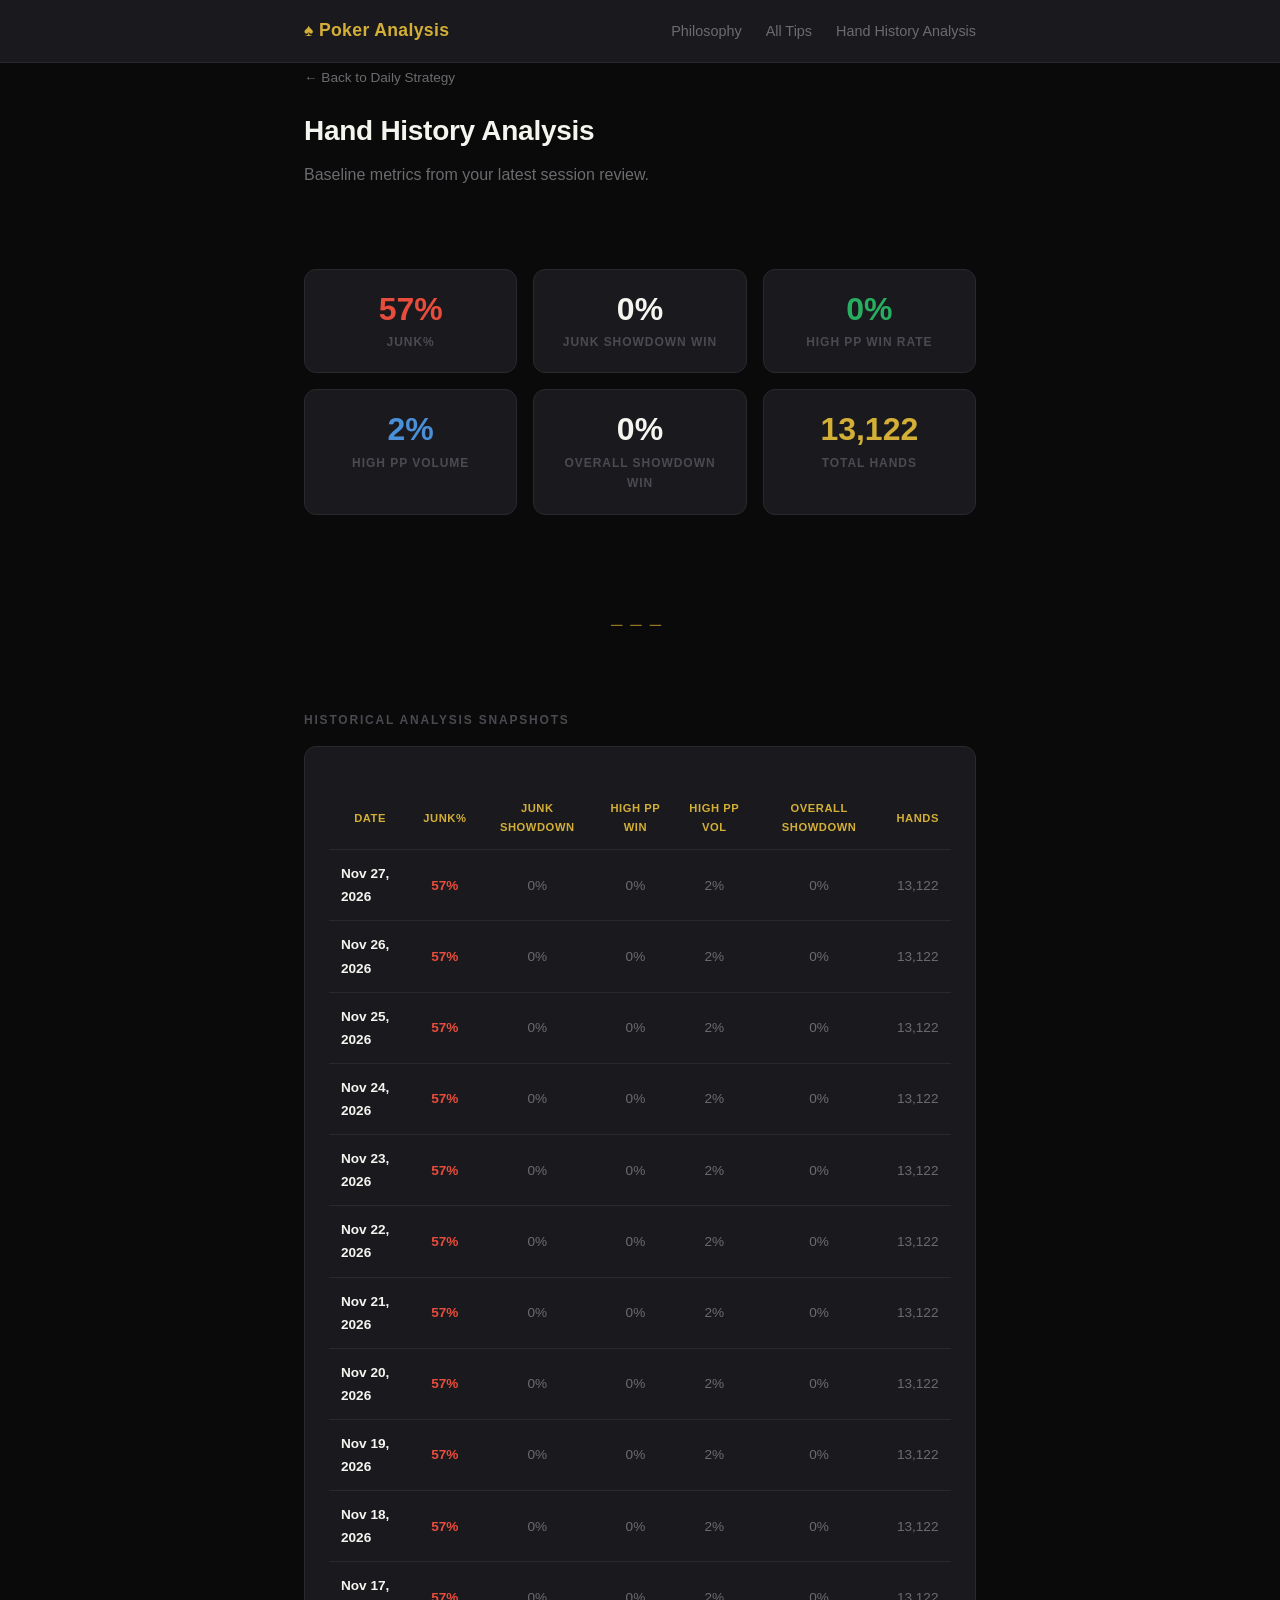
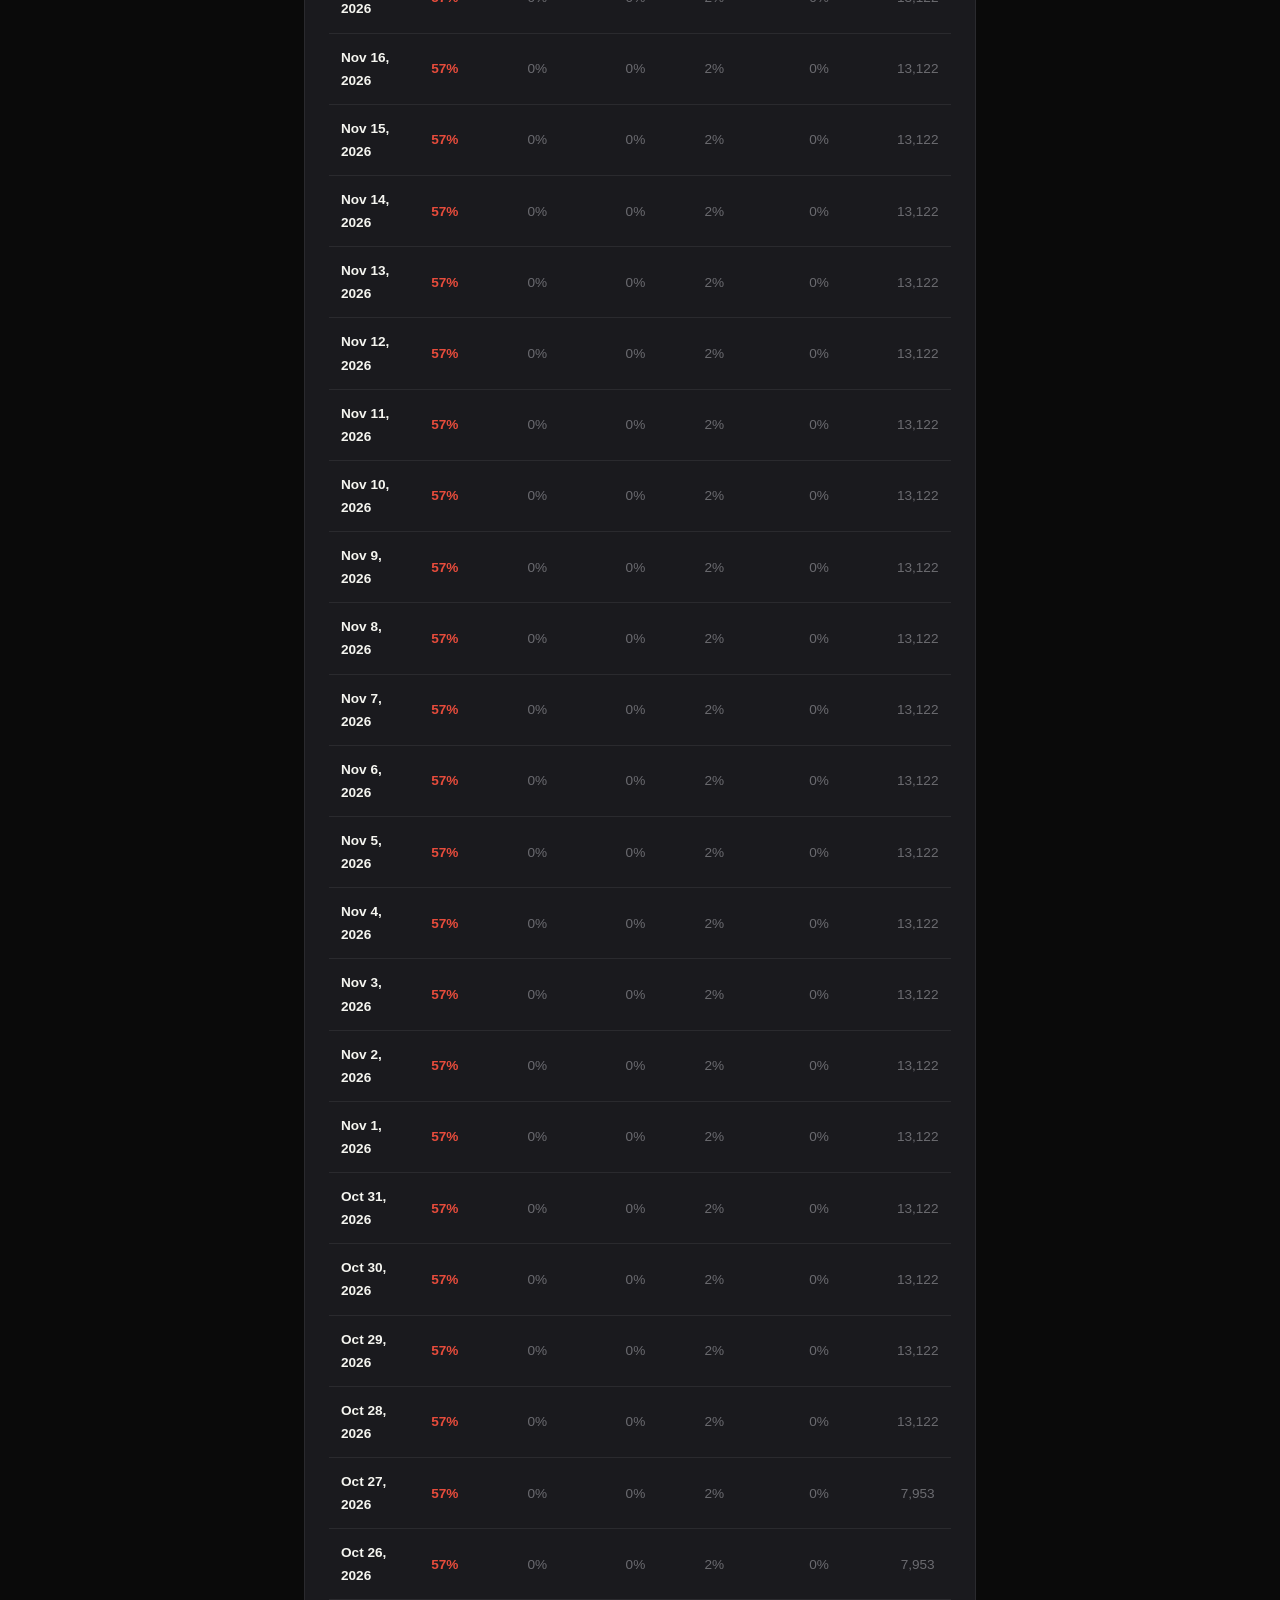
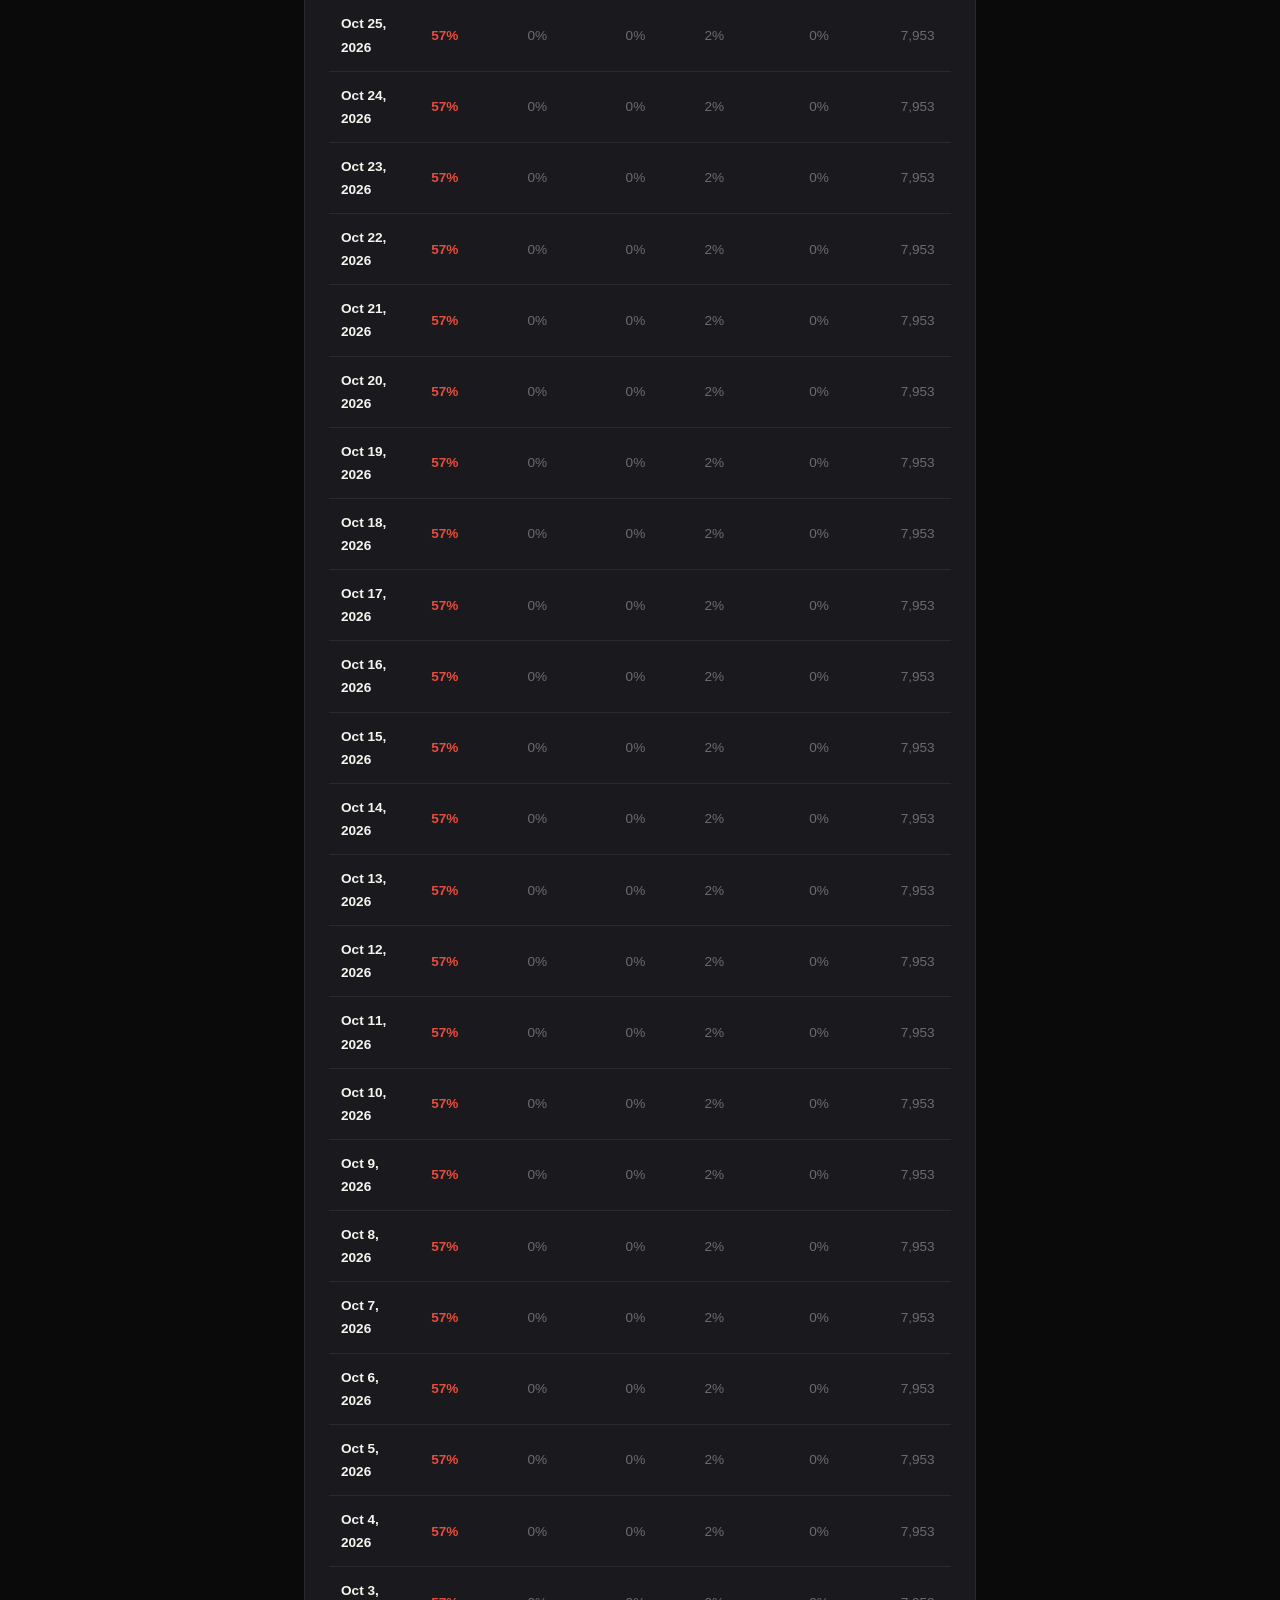
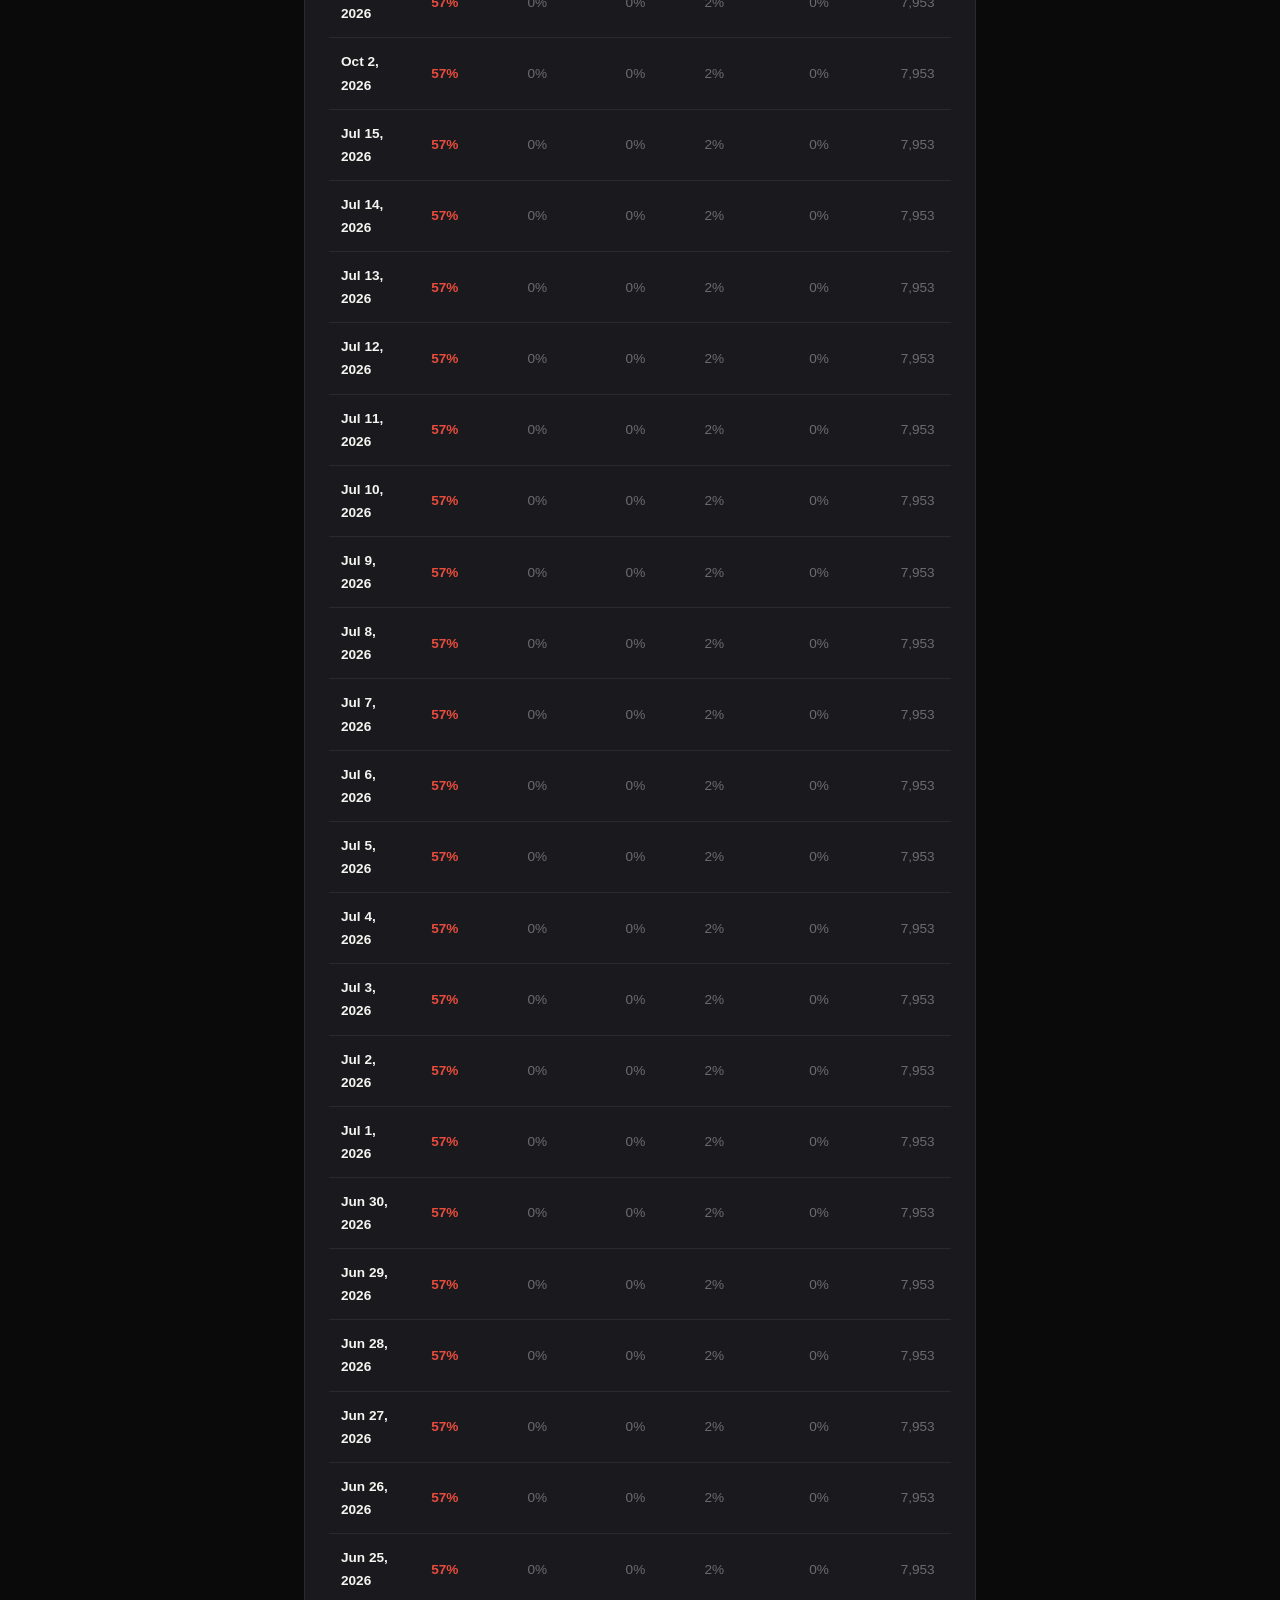
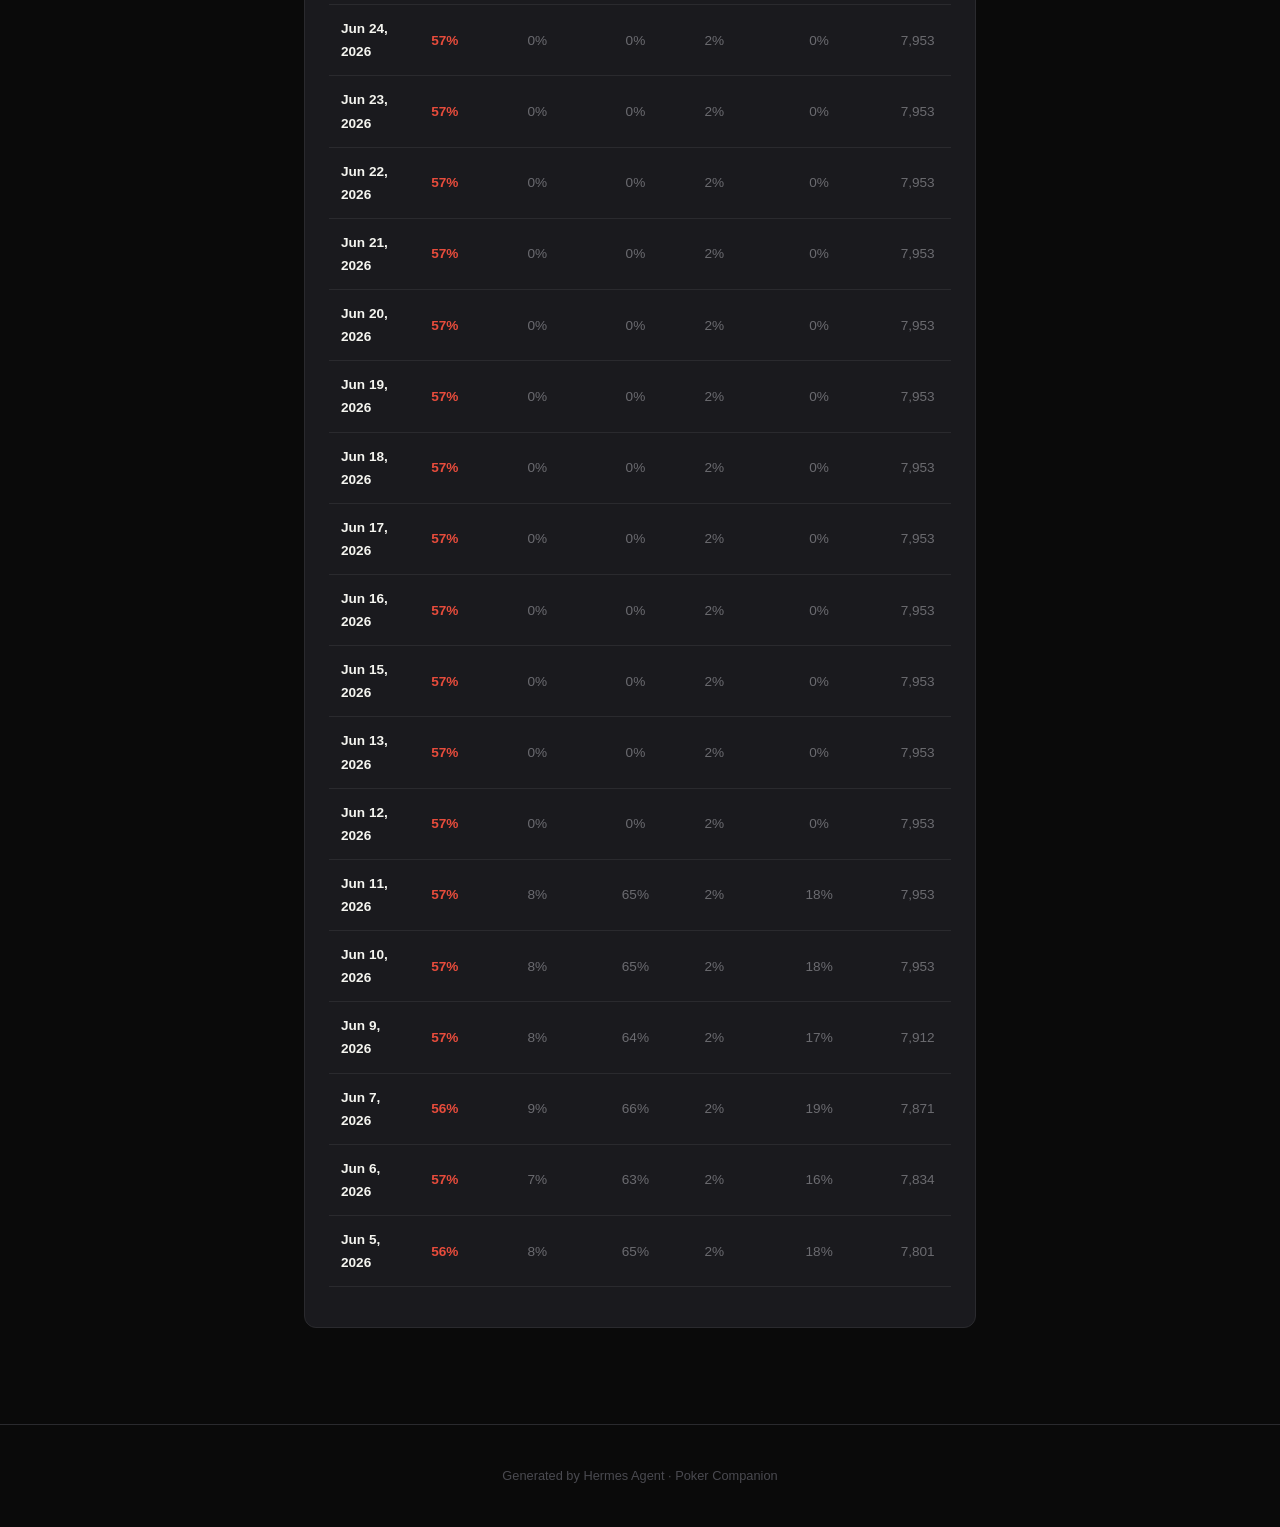
<file: analysis.html>
<!DOCTYPE html>
<html lang="en">
<head>
  <meta charset="UTF-8">
  <meta name="viewport" content="width=device-width, initial-scale=1.0">
  <title>Poker Analysis — Hand History</title>
  <link rel="stylesheet" href="style.css">
</head>
<body>

  <nav>
    <div class="container">
      <div class="nav-brand"><a href="index.html">♠ Poker Analysis</a></div>
      <ul class="nav-links">
        <li><a href="philosophy.html">Philosophy</a></li>
        <li><a href="archive.html">All Tips</a></li>
        <li><a href="analysis.html">Hand History Analysis</a></li>
      </ul>
    </div>
  </nav>

  <main class="container">

    <a href="index.html" class="back-link">← Back to Daily Strategy</a>

    <h1>Hand History Analysis</h1>
    <p>Baseline metrics from your latest session review.</p>

    <!-- Metrics Grid -->
    <section class="section">
      <div class="metrics-grid" id="metrics-grid">
        <div class="metric-card">
          <div class="metric-value red" id="junk-pct">57%</div>
          <div class="metric-label">JUNK%</div>
        </div>
        <div class="metric-card">
          <div class="metric-value" id="junk-showdown">8%</div>
          <div class="metric-label">Junk Showdown Win</div>
        </div>
        <div class="metric-card">
          <div class="metric-value green" id="high-pp-win">65%</div>
          <div class="metric-label">High PP Win Rate</div>
        </div>
        <div class="metric-card">
          <div class="metric-value blue" id="high-pp-vol">2%</div>
          <div class="metric-label">High PP Volume</div>
        </div>
        <div class="metric-card">
          <div class="metric-value" id="overall-showdown">18%</div>
          <div class="metric-label">Overall Showdown Win</div>
        </div>
        <div class="metric-card">
          <div class="metric-value gold" id="total-hands">7,953</div>
          <div class="metric-label">Total Hands</div>
        </div>
      </div>
    </section>

    <span class="gold-separator">───</span>

    <!-- Historical Snapshots -->
    <section class="section" id="history-section">
      <div class="section-title">Historical Analysis Snapshots</div>
      <div class="card" style="overflow-x: auto;">
        <table class="analysis-table" id="history-table">
          <thead>
            <tr>
              <th>Date</th>
              <th>JUNK%</th>
              <th>Junk Showdown</th>
              <th>High PP Win</th>
              <th>High PP Vol</th>
              <th>Overall Showdown</th>
              <th>Hands</th>
            </tr>
          </thead>
          <tbody>
            <tr>
              <td>Jun 10, 2026</td>
              <td class="red">57%</td>
              <td>8%</td>
              <td>65%</td>
              <td>2%</td>
              <td>18%</td>
              <td>7,953</td>
            </tr>
            <tr>
              <td>Jun 9, 2026</td>
              <td class="red">57%</td>
              <td>8%</td>
              <td>64%</td>
              <td>2%</td>
              <td>17%</td>
              <td>7,912</td>
            </tr>
            <tr>
              <td>Jun 7, 2026</td>
              <td class="red">56%</td>
              <td>9%</td>
              <td>66%</td>
              <td>2%</td>
              <td>19%</td>
              <td>7,871</td>
            </tr>
            <tr>
              <td>Jun 6, 2026</td>
              <td class="red">57%</td>
              <td>7%</td>
              <td>63%</td>
              <td>2%</td>
              <td>16%</td>
              <td>7,834</td>
            </tr>
            <tr>
              <td>Jun 5, 2026</td>
              <td class="red">56%</td>
              <td>8%</td>
              <td>65%</td>
              <td>2%</td>
              <td>18%</td>
              <td>7,801</td>
            </tr>
          </tbody>
        </table>
      </div>
    </section>

  </main>

  <footer>
    <div class="container">
      <p>Generated by Hermes Agent · Poker Companion</p>
    </div>
  </footer>

  <script>
    (async function() {
      try {
        const response = await fetch('data/analysis_history.json');
        if (!response.ok) throw new Error('Failed to load history');
        const data = await response.json();
        const snapshots = data.snapshots || [];
        if (snapshots.length === 0) return;

        // Sort by date descending
        snapshots.sort((a, b) => b.date.localeCompare(a.date));

        const latest = snapshots[0];

        // Update metrics grid with latest
        const junkEl = document.getElementById('junk-pct');
        junkEl.textContent = latest.junk_pct + '%';
        junkEl.className = 'metric-value ' + (latest.junk_pct > 20 ? 'red' : 'green');

        document.getElementById('junk-showdown').textContent = (latest.junk_showdown_win_rate ?? 0) + '%';
        document.getElementById('high-pp-win').textContent = (latest.high_pp_win_rate ?? 0) + '%';
        document.getElementById('high-pp-vol').textContent = (latest.high_pp_volume ?? 0) + '%';
        document.getElementById('overall-showdown').textContent = (latest.overall_showdown_win_rate ?? 0) + '%';
        document.getElementById('total-hands').textContent = (latest.total_hands ?? 0).toLocaleString();

        // Render history table
        const tbody = document.querySelector('#history-table tbody');
        tbody.innerHTML = snapshots.map(s => {
          const d = new Date(s.date + 'T00:00:00');
          const ds = d.toLocaleDateString('en-US', { month: 'short', day: 'numeric', year: 'numeric' });
          const junkClass = s.junk_pct > 20 ? 'style="color: var(--red); font-weight: 600;"' : 'style="color: var(--green); font-weight: 600;"';
          return `
            <tr>
              <td>${escapeHtml(ds)}</td>
              <td ${junkClass}>${s.junk_pct}%</td>
              <td>${s.junk_showdown_win_rate ?? '-'}%</td>
              <td>${s.high_pp_win_rate ?? '-'}%</td>
              <td>${s.high_pp_volume ?? '-'}%</td>
              <td>${s.overall_showdown_win_rate ?? '-'}%</td>
              <td>${(s.total_hands ?? 0).toLocaleString()}</td>
            </tr>
          `;
        }).join('');
      } catch (e) {
        console.warn('Could not load dynamic analysis history:', e);
      }
    })();

    function escapeHtml(text) {
      const div = document.createElement('div');
      div.textContent = text;
      return div.innerHTML;
    }
  </script>

</body>
</html>
</file>
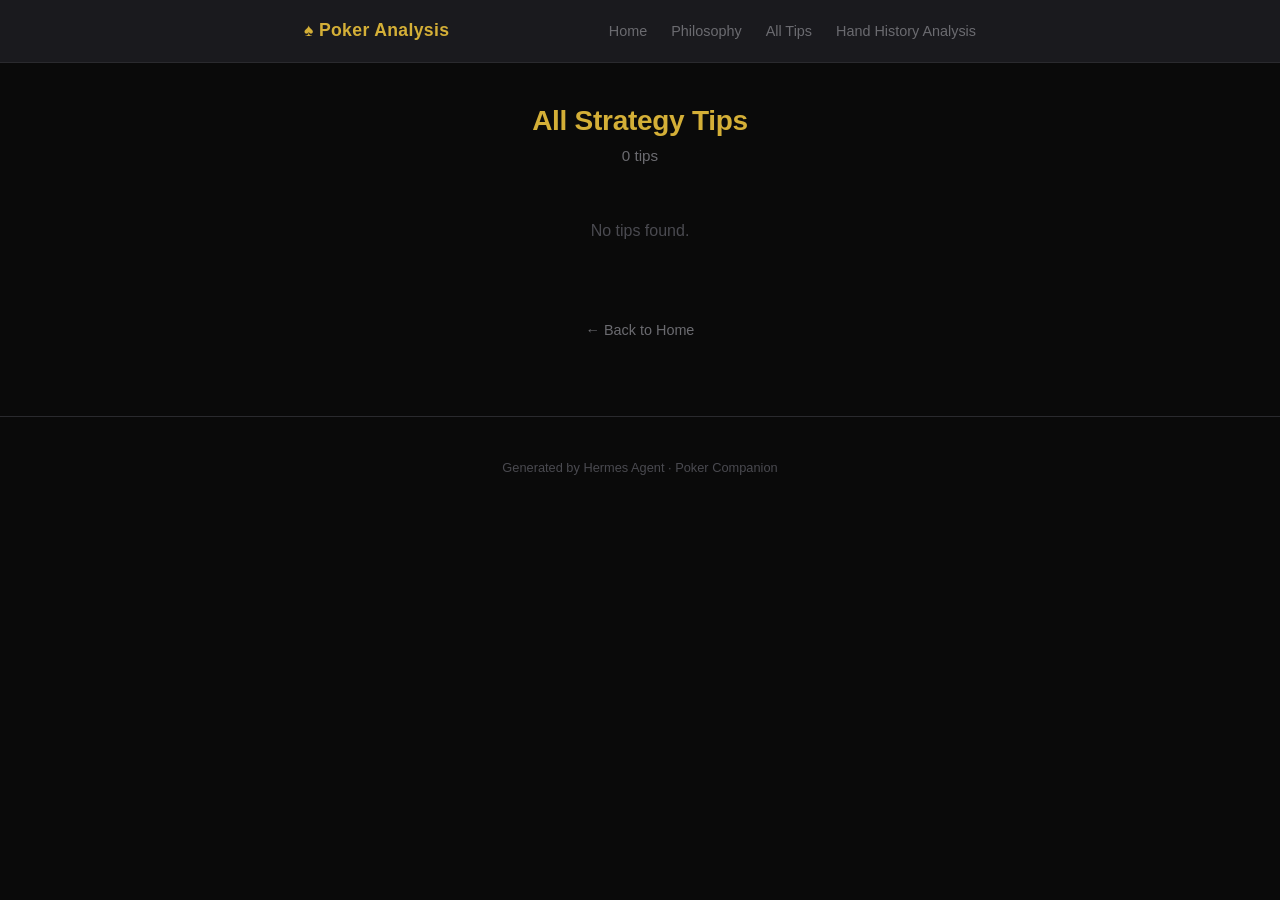
<file: archive.html>
<!DOCTYPE html>
<html lang="en">
<head>
  <meta charset="UTF-8">
  <meta name="viewport" content="width=device-width, initial-scale=1.0">
  <title>All Strategy Tips — Poker Analysis</title>
  <link rel="stylesheet" href="style.css">
  <style>
    .archive-header {
      text-align: center;
      padding: 2.5rem 0 1rem;
    }
    .archive-header h1 {
      font-size: 1.75rem;
      color: var(--gold);
      margin-bottom: 0.25rem;
    }
    .archive-header .subtitle {
      font-size: 0.95rem;
      color: var(--text-dim);
      margin-bottom: 0;
    }
    .tips-container {
      padding-bottom: 1rem;
    }
    .tip-card {
      background-color: var(--surface);
      border: 1px solid var(--border);
      border-radius: 12px;
      padding: 1.5rem;
    }
    .tip-card .tip-date {
      font-size: 0.85rem;
      font-weight: 700;
      color: var(--gold);
      text-transform: uppercase;
      letter-spacing: 0.08em;
      margin-bottom: 0.5rem;
    }
    .tip-card .tip-title {
      font-size: 1.25rem;
      font-weight: 700;
      color: var(--text-primary);
      margin-bottom: 0.75rem;
      line-height: 1.3;
    }
    .tip-card .tip-category {
      display: inline-block;
      font-size: 0.7rem;
      font-weight: 600;
      text-transform: uppercase;
      letter-spacing: 0.1em;
      padding: 0.25rem 0.6rem;
      border-radius: 4px;
      margin-bottom: 1rem;
    }
    .tip-card .tip-content {
      color: var(--text-dim);
      line-height: 1.8;
    }
    .tip-card .tip-content p {
      margin-bottom: 1rem;
    }
    .tip-card .tip-content p:last-child {
      margin-bottom: 0;
    }
    .back-home {
      text-align: center;
      padding: 1.5rem 0 2.5rem;
    }
    .back-home a {
      display: inline-flex;
      align-items: center;
      gap: 0.4rem;
      font-size: 0.9rem;
      color: var(--text-dim);
    }
    .back-home a:hover {
      color: var(--gold);
    }
    .fallback-msg {
      text-align: center;
      color: var(--text-muted);
      padding: 2rem 0;
    }
    .fallback-msg a {
      color: var(--gold);
    }
  </style>
</head>
<body>

  <nav>
    <div class="container">
      <div class="nav-brand"><a href="index.html">♠ Poker Analysis</a></div>
      <ul class="nav-links">
        <li><a href="index.html">Home</a></li>
        <li><a href="philosophy.html">Philosophy</a></li>
        <li><a href="archive.html">All Tips</a></li>
        <li><a href="analysis.html">Hand History Analysis</a></li>
      </ul>
    </div>
  </nav>

  <main class="container">
    <div class="archive-header">
      <h1>All Strategy Tips</h1>
      <p class="subtitle" id="tip-count">Loading tips…</p>
    </div>

    <div class="tips-container" id="tips-container">
      <div class="loading" id="loading">Fetching strategy tips…</div>
      <noscript>
        <div class="fallback-msg">
          <p>JavaScript is required to load the tips dynamically.</p>
          <p><a href="index.html">← Back to Home</a></p>
        </div>
      </noscript>
    </div>

    <div class="back-home">
      <a href="index.html">← Back to Home</a>
    </div>
  </main>

  <footer>
    <div class="container">
      <p>Generated by Hermes Agent · Poker Companion</p>
    </div>
  </footer>

  <script>
    (async function() {
      const container = document.getElementById('tips-container');
      const countEl = document.getElementById('tip-count');

      function escapeHtml(text) {
        const div = document.createElement('div');
        div.textContent = text;
        return div.innerHTML;
      }

      function categoryStyle(category) {
        const map = {
          'postflop':             'color: #4A90D9; background-color: rgba(74,144,217,0.12);',
          'math':                 'color: #9B59B6; background-color: rgba(155,89,182,0.12);',
          'preflop':              'color: #27AE60; background-color: rgba(39,174,96,0.12);',
          'mental game':          'color: #E67E22; background-color: rgba(230,126,34,0.12);',
          'live reads':           'color: #1ABC9C; background-color: rgba(26,188,156,0.12);',
          'bankroll/session discipline': 'color: #E74C3C; background-color: rgba(231,76,60,0.12);',
          'positional/defense':   'color: #3498DB; background-color: rgba(52,152,219,0.12);',
          'positional':           'color: #3498DB; background-color: rgba(52,152,219,0.12);',
          'hand reading/bluffing':'color: #F39C12; background-color: rgba(243,156,18,0.12);',
          'hand reading':         'color: #F39C12; background-color: rgba(243,156,18,0.12);',
          'hand reading/strategy':'color: #F39C12; background-color: rgba(243,156,18,0.12);',
          'mental preparation':   'color: #E67E22; background-color: rgba(230,126,34,0.12);',
          'postflop/value':       'color: #4A90D9; background-color: rgba(74,144,217,0.12);',
          'tournament-specific':  'color: #E74C3C; background-color: rgba(231,76,60,0.12);',
          'preflop/3bet':         'color: #27AE60; background-color: rgba(39,174,96,0.12);',
          'live reads/opponent exploitation': 'color: #1ABC9C; background-color: rgba(26,188,156,0.12);',
          'table dynamics/opponent exploitation': 'color: #1ABC9C; background-color: rgba(26,188,156,0.12);',
          'postflop/math':        'color: #9B59B6; background-color: rgba(155,89,182,0.12);',
          'math/defense':         'color: #9B59B6; background-color: rgba(155,89,182,0.12);',
          'math/strategy':        'color: #9B59B6; background-color: rgba(155,89,182,0.12);',
          'preflop/multiway':     'color: #27AE60; background-color: rgba(39,174,96,0.12);',
          'turn/river specific strategy': 'color: #4A90D9; background-color: rgba(74,144,217,0.12);',
          'positional play':      'color: #3498DB; background-color: rgba(52,152,219,0.12);',
          'postflop/defense':     'color: #4A90D9; background-color: rgba(74,144,217,0.12);',
        };
        return map[category] || 'color: var(--blue); background-color: rgba(74,144,217,0.1);';
      }

      try {
        const response = await fetch('data/tips.json');
        if (!response.ok) throw new Error('Failed to load tips');
        const data = await response.json();
        const tips = data.tips || [];

        if (tips.length === 0) {
          container.innerHTML = '<div class="fallback-msg">No tips found.</div>';
          countEl.textContent = '0 tips';
          return;
        }

        // Sort newest first
        tips.sort((a, b) => b.date.localeCompare(a.date));

        countEl.textContent = tips.length + ' tips';

        const html = tips.map((tip, index) => {
          const dateObj = new Date(tip.date + 'T00:00:00');
          const dateStr = dateObj.toLocaleDateString('en-US', {
            month: 'long', day: 'numeric', year: 'numeric'
          });
          const paragraphs = tip.content
            .split('\n')
            .map(p => p.trim())
            .filter(p => p.length > 0)
            .map(p => `<p>${escapeHtml(p)}</p>`)
            .join('');

          const separator = index < tips.length - 1
            ? '<span class="gold-separator">───</span>'
            : '';

          return `
            <div class="tip-card">
              <div class="tip-date">${escapeHtml(dateStr)}</div>
              <div class="tip-title">${escapeHtml(tip.title)}</div>
              <div class="tip-category" style="${categoryStyle(tip.category)}">${escapeHtml(tip.category)}</div>
              <div class="tip-content">${paragraphs}</div>
            </div>
            ${separator}
          `;
        }).join('');

        container.innerHTML = html;
      } catch (err) {
        console.warn('Could not load tips:', err);
        container.innerHTML = `
          <div class="fallback-msg">
            <p>Unable to load tips. Please check your connection and try again.</p>
            <p><a href="index.html">← Back to Home</a></p>
          </div>
        `;
        countEl.textContent = '—';
      }
    })();
  </script>

</body>
</html>
</file>
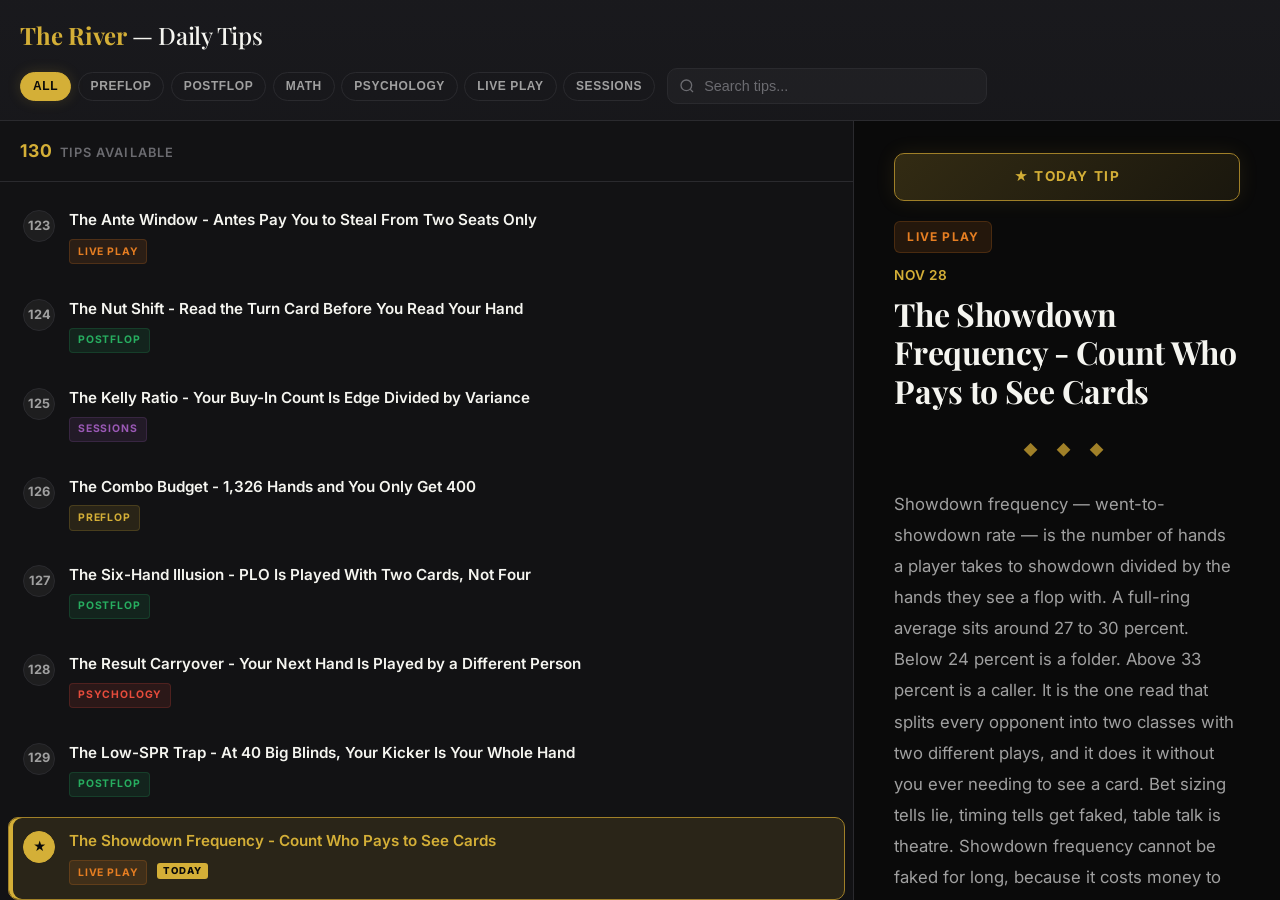
<file: daily-tips.html>
<!DOCTYPE html>
<html lang="en">
<head>
<meta charset="UTF-8"/>
<meta name="viewport" content="width=device-width,initial-scale=1.0"/>
<title>Daily Tips — The River</title>
<link rel="preconnect" href="https://fonts.googleapis.com"/>
<link rel="preconnect" href="https://fonts.gstatic.com" crossorigin/>
<link href="https://fonts.googleapis.com/css2?family=Inter:wght@300;400;500;600;700&family=Playfair+Display:ital,wght@0,400;0,500;0,600;0,700;1,400;1,500;1,600;1,700&display=swap" rel="stylesheet"/>
<style>
:root{--bg:#0a0a0a;--surface:#1a1a1e;--surface-hover:#222228;--gold:#d4af37;--gold-dim:#a08028;--text-primary:#f5f5f0;--text-dim:#a0a0a0;--text-muted:#6b6b70;--border:#2a2a2e}
*{box-sizing:border-box;margin:0;padding:0}
html,body{height:100%;font-family:Inter,sans-serif;background:var(--bg);color:var(--text-primary);line-height:1.6;-webkit-font-smoothing:antialiased}
h1,h2,h3{font-family:"Playfair Display",Georgia,serif;font-weight:700;letter-spacing:-0.01em}
a{color:var(--gold);text-decoration:none}
.app{display:flex;flex-direction:column;height:100vh;overflow:hidden}
.top-bar{flex:0 0 auto;background:linear-gradient(180deg,rgba(26,26,30,0.95)0%,rgba(26,26,30,0.85)100%);border-bottom:1px solid var(--border);padding:1rem 1.25rem;z-index:10}
.top-inner{max-width:1400px;margin:0 auto}
.brand-row{display:flex;align-items:center;justify-content:space-between;margin-bottom:.875rem}
.brand{font-family:"Playfair Display",Georgia,serif;font-size:1.5rem;color:var(--gold)}
.brand span{color:var(--text-primary);font-weight:500}
.mobile-toggle{display:none;background:rgba(212,175,55,0.1);border:1px solid var(--gold-dim);color:var(--gold);padding:.45rem .85rem;border-radius:8px;font-size:.85rem;font-weight:600;cursor:pointer}
.controls{display:flex;flex-wrap:wrap;align-items:center;gap:.75rem}
.filter-group{display:flex;flex-wrap:wrap;gap:.4rem}
.filter-btn{background:transparent;border:1px solid var(--border);color:var(--text-dim);padding:.4rem .75rem;border-radius:999px;font-size:.75rem;font-weight:600;text-transform:uppercase;letter-spacing:.05em;cursor:pointer;transition:all .2s}
.filter-btn:hover{border-color:var(--gold-dim);color:var(--text-primary)}
.filter-btn.active{background:var(--gold);border-color:var(--gold);color:#0a0a0a;box-shadow:0 0 14px rgba(212,175,55,0.18)}
.search-wrap{position:relative;flex:1 1 220px;min-width:180px;max-width:320px}
.search-wrap svg{position:absolute;left:.75rem;top:50%;transform:translateY(-50%);width:16px;height:16px;color:var(--text-muted);pointer-events:none}
.search-input{width:100%;background:rgba(255,255,255,0.03);border:1px solid var(--border);border-radius:10px;padding:.55rem .85rem .55rem 2.25rem;color:var(--text-primary);font-size:.9rem;outline:none;transition:border-color .2s}
.search-input::placeholder{color:var(--text-muted)}
.search-input:focus{border-color:var(--gold-dim);box-shadow:0 0 0 3px rgba(212,175,55,0.18)}
.main{flex:1;display:flex;overflow:hidden;max-width:1400px;width:100%;margin:0 auto}
.sidebar{flex:0 0 320px;display:flex;flex-direction:column;background:rgba(26,26,30,0.55);border-right:1px solid var(--border)}
.sidebar-header{padding:1rem 1.25rem;border-bottom:1px solid var(--border)}
.count{font-size:.8rem;font-weight:600;color:var(--text-muted);text-transform:uppercase;letter-spacing:.08em}
.count strong{color:var(--gold);font-size:1.1rem;margin-right:.2rem}
.tip-list{flex:1;overflow-y:auto;padding:.5rem}
.tip-item{display:flex;align-items:flex-start;gap:.85rem;padding:.85rem .9rem;border-radius:10px;cursor:pointer;transition:background .18s;margin-bottom:.35rem;border:1px solid transparent}
.tip-item:hover{background:var(--surface-hover)}
.tip-item.active{background:rgba(212,175,55,0.12);border-color:var(--gold-dim);box-shadow:inset 4px 0 0 var(--gold)}
.day-badge{flex:0 0 32px;height:32px;border-radius:50%;display:grid;place-items:center;background:rgba(255,255,255,0.05);border:1px solid var(--border);font-size:.8rem;font-weight:700;color:var(--text-dim)}
.tip-item.active .day-badge{background:var(--gold);color:#0a0a0a;border-color:var(--gold)}
.tip-meta{flex:1;min-width:0}
.tip-item-title{font-size:.95rem;font-weight:600;color:var(--text-primary);line-height:1.35;margin-bottom:.35rem;white-space:nowrap;overflow:hidden;text-overflow:ellipsis}
.tip-item.active .tip-item-title{color:var(--gold)}
.badge{display:inline-block;font-size:.65rem;font-weight:700;text-transform:uppercase;letter-spacing:.08em;padding:.2rem .5rem;border-radius:4px}
.content{flex:1;overflow-y:auto;padding:2rem 2.5rem}
.content-inner{max-width:760px;margin:0 auto;animation:fadeIn .35s ease}
@keyframes fadeIn{from{opacity:0;transform:translateY(8px)}to{opacity:1;transform:translateY(0)}}
.empty-state{display:flex;flex-direction:column;align-items:center;justify-content:center;height:100%;text-align:center;color:var(--text-muted);padding:2rem}
.empty-state svg{width:64px;height:64px;margin-bottom:1.25rem;color:var(--gold-dim);opacity:.7}
.empty-state h2{font-size:1.35rem;color:var(--text-primary);margin-bottom:.5rem}
.empty-state p{font-size:.95rem;max-width:320px}
.tip-header{margin-bottom:1.5rem}
.tip-cat-badge{font-size:.75rem;font-weight:700;text-transform:uppercase;letter-spacing:.1em;padding:.35rem .75rem;border-radius:6px;margin-bottom:.75rem;display:inline-block}
.tip-date-line{font-size:.85rem;color:var(--gold);font-weight:600;letter-spacing:.05em;text-transform:uppercase;margin-bottom:.5rem}
.tip-title{font-size:2rem;line-height:1.2;color:var(--text-primary);margin-bottom:.5rem;font-family:"Playfair Display",Georgia,serif}
.tip-summary{color:var(--text-dim);font-size:1.05rem;line-height:1.85}
.tip-summary p{margin-bottom:1.25rem}
.tip-summary p:last-child{margin-bottom:0}
.gold-sep{display:block;text-align:center;color:var(--gold-dim);font-size:.9rem;letter-spacing:.5em;margin:1.75rem 0;user-select:none}
.today-banner{background:linear-gradient(135deg,rgba(212,175,55,0.2),rgba(212,175,55,0.08));border:1px solid var(--gold-dim);border-radius:10px;padding:.75rem 1rem;margin-bottom:1.25rem;font-size:.85rem;font-weight:700;text-transform:uppercase;letter-spacing:.12em;color:var(--gold);text-align:center;box-shadow:0 0 20px rgba(212,175,55,0.1)}
.today-tag{display:inline-block;font-size:.6rem;font-weight:800;text-transform:uppercase;letter-spacing:.08em;padding:.15rem .4rem;border-radius:3px;background:var(--gold);color:#0a0a0a;margin-left:.35rem;vertical-align:middle;line-height:1.2}
.overlay{display:none}
@media(max-width:900px){
.mobile-toggle{display:inline-block}
.main{position:relative}
.sidebar{position:absolute;top:0;left:0;bottom:0;width:min(86vw,320px);z-index:20;transform:translateX(-105%);transition:transform .3s;box-shadow:4px 0 24px rgba(0,0,0,0.5)}
.sidebar.open{transform:translateX(0)}
.overlay{display:block;position:absolute;inset:0;background:rgba(0,0,0,0.55);opacity:0;pointer-events:none;transition:opacity .3s;z-index:15}
.overlay.open{opacity:1;pointer-events:auto}
.content{padding:1.5rem}
.tip-title{font-size:1.6rem}
}
</style>
</head>
<body>
<div class="app">
<header class="top-bar">
<div class="top-inner">
<div class="brand-row">
<h1 class="brand"><a href="./index.html" style="color:inherit;text-decoration:none">The River <span>— Daily Tips</span></a></h1>
<button class="mobile-toggle" id="mobileToggle" aria-label="Open tip list">&#9776; Tips</button>
</div>
<div class="controls">
<div class="filter-group" id="filterGroup">
<button class="filter-btn active" data-filter="ALL">ALL</button>
<button class="filter-btn" data-filter="PREFLOP">PREFLOP</button>
<button class="filter-btn" data-filter="POSTFLOP">POSTFLOP</button>
<button class="filter-btn" data-filter="MATH">MATH</button>
<button class="filter-btn" data-filter="PSYCHOLOGY">PSYCHOLOGY</button>
<button class="filter-btn" data-filter="LIVE PLAY">LIVE PLAY</button>
<button class="filter-btn" data-filter="SESSIONS">SESSIONS</button>

</div>
<div class="search-wrap">
<svg viewBox="0 0 24 24" fill="none" stroke="currentColor" stroke-width="2"><circle cx="11" cy="11" r="8"/><path d="m21 21-4.3-4.3"/></svg>
<input type="text" class="search-input" id="searchInput" placeholder="Search tips..." autocomplete="off"/>
</div>
</div>
</div>
</header>
<div class="main">
<aside class="sidebar" id="sidebar">
<div class="sidebar-header">
<div class="count"><strong id="tipCount">130</strong> tips available</div>
</div>
<div class="tip-list" id="tipList"></div>
</aside>
<div class="overlay" id="overlay"></div>
<section class="content" id="content">
<div class="empty-state" id="emptyState">
<svg viewBox="0 0 24 24" fill="none" stroke="currentColor" stroke-width="1.5"><path d="M14 2H6a2 2 0 0 0-2 2v16a2 2 0 0 0 2 2h12a2 2 0 0 0 2-2V8z"/><polyline points="14 2 14 8 20 8"/><line x1="16" y1="13" x2="8" y2="13"/><line x1="16" y1="17" x2="8" y2="17"/></svg>
<h2>Select a tip from the left</h2>
<p>Choose a daily tip to read the full lesson.</p>
</div>
<div class="content-inner" id="contentInner" style="display:none;"></div>
</section>
</div>
</div>
<script>var TIPS = [{"day": 1, "category": "Preflop", "title": "Polarized C-Bet Framework", "summary": "On dry flops, polarize your c-betting range to strong made hands (top pair top kicker+) and strong draws (open-ended, flush draws). Check medium-strength hands \u2014 second pair, weak top pair \u2014 that want to control the pot. This structure prevents over-c-betting, keeps your checking range protected, and makes your betting range uncapped when you do fire.\n\nScenario: You open A\u2660K\u2660 from the cutoff, BB calls. Flop is K\u26657\u26602\u2666 \u2014 a dry, disconnected board. Your range contains monsters (AK, KQ, sets), medium hands (KJ, KT you might check), and air (AQ, AJ that missed). Polarize: bet your KQ+ and your draws like 98s that picked up backdoor equity. Check your KJ, KT to keep the pot manageable and stay uncapped on later streets.\n\nFrank Connection: Your JUNK% of 57% means you're c-betting too wide \u2014 throwing medium and weak hands into the betting range, which gets exploited by observant opponents who know your bet means top pair or nothing. Polarizing forces you to check more, exactly what the No desire philosophy demands: stop forcing action with marginal hands. Attack like a leopard \u2014 strike only when you have the claw in (value) or the claw is loading (draw), not every time a board flops.", "cat": "Preflop"}, {"day": 2, "category": "Postflop", "title": "Float Play Fundamentals", "summary": "Floating is calling a flop c-bet with the intention to take the pot away on the turn when checked to. It works best in position against habitual c-bettors who fire flop with a wide range but give up on turn cards that miss their range. You don't need a strong hand \u2014 you need a plan and some backdoor equity as insurance.\n\nScenario: You're on the button with 6\u26667\u2666. CO opens, you call. Flop is A\u26609\u26633\u2665. CO bets 2/3 pot \u2014 a standard c-bet. You have nothing but backdoor straight equity, but you know CO c-bets 80% and gives up on 60% of turns. You call with the float plan. Turn is 5\u2663, CO checks. Now you bet 60% pot and CO folds 70% of the time. You win a pot you had no right to.\n\nFrank Connection: Floating is the opposite of playing JUNK hands \u2014 you enter the pot cheaply with a plan, not hope. Your junk showdown win rate of 8% means you're calling down hoping to improve, which is a losing strategy. Floating replaces hope with a concrete two-street plan: call flop with purpose, attack turn when weakness shows. This is quantum scan applied \u2014 you scanned the opponent's c-bet/give-up pattern before entering the pot.", "cat": "Postflop"}, {"day": 3, "category": "Math", "title": "Gap Concept Explained", "summary": "The Gap Concept states you need a stronger hand to call a raise than to make the initial raise yourself. The raiser has already declared strength \u2014 they were willing to put money in first. To call, you need a hand that beats their range, not just a hand you would open yourself. This gap is typically 5-10% of hands tighter.\n\nScenario: You would open A\u2660T\u2660 from middle position \u2014 it's a standard open. But when an UTG player raises 3x and it folds to you with A\u2660T\u2660, the Gap says fold. The UTG raiser's range is stronger than your opening range. Your ATs is ahead of loose opens but crushed by an UTG range of TT+, AQ+, KQs. You need AJs+ or 99+ to call here.\n\nFrank Connection: Your 57% JUNK% means you're ignoring the Gap entirely \u2014 calling raises with hands you wouldn't even open yourself. Every time you call a raise with J9s from the hijack because it is suited, you're violating the Gap and burning money. The No desire philosophy says: let the first gap hand go. Minglan teaches patience \u2014 wait for the right spot to strike, not every halfway-decent hand.", "cat": "Math"}, {"day": 4, "category": "Preflop", "title": "Squeeze Play Timing", "summary": "The squeeze play \u2014 re-raising after one or more callers \u2014 exploits capped ranges. When a player opens and gets one or two callers, the callers' ranges are capped (they didn't re-raise, so they don't have premium hands). The original raiser also becomes easier to fold if their bet-sizing was standard and they don't want to play a bloated pot multi-way.\n\nScenario: MP opens 3x, CO calls, you're on the button with A\u2660Q\u2666. You squeeze to 15bb (5x the original open). MP and CO both fold. You win 7.5bb without a flop. The squeeze works because CO's calling range caps them at hands like 66-JJ, AJ, KQ \u2014 hands that hate facing a big 3-bet out of position. Your AQ blocks AA, QQ, and AK, making it even harder for them to continue.\n\nFrank Connection: Your premium hand underuse means you're not squeezing enough with your strong hands, leaving money on the table. Your high JUNK% means you're often the CALLER getting squeezed \u2014 you're the one with the capped range. Attack like a leopard: when you see two capped ranges in front of you, that's the gazelle. Pounce with both value squeezes (AQ+) and calculated blocker squeezes in the right spots.", "cat": "Preflop"}, {"day": 5, "category": "Tournament", "title": "ICM and Bubble Play", "summary": "ICM (Independent Chip Model) converts tournament chips into real-money values. On the bubble, a chip lost is worth more than a chip gained because busting means $0 while surviving guarantees a cash. This means you need much stronger hands to call all-ins on the bubble than you would normally need. The penalty is severe \u2014 you might fold AK in some bubble spots.\n\nScenario: You're 7-handed at a final table with 6 paid. You have 20bb in the cutoff. UTG (25bb) shoves. You have AKs. In a cash game this is a snap-call. In this ICM spot, calling and losing drops you from approximately $2,000 equity to $0. Calling and winning gets you to approximately $2,800 equity. The risk is $2,000, the reward $800 \u2014 you need to win 71% of the time. AKs against UTG's shoving range is not 71%. Fold.\n\nFrank Connection: Your premium hand underuse gets worse in tournaments because ICM pressure magnifies every mistake. You need to tighten your calling ranges significantly on the bubble and at pay jumps. The No desire philosophy applies double here \u2014 the desire to gamble for the win is exactly what ICM penalizes. Let others bust themselves; you attack the pay jumps like a leopard waiting for the weak gazelle.", "cat": "Live Play"}, {"day": 6, "category": "Preflop", "title": "3-Betting Light", "summary": "3-betting light means re-raising with hands that aren't premium but have good blockers and playability. The goal is to win the pot preflop by making your opponent fold. Standard openers fold 60-70% to 3-bets, so you only need to be successful 1 in 3 times to break even. Good hands for light 3-bets include A2s-A5s (block AA/AK, have suited playability), K9s (block KK/AK), and low suited connectors.\n\nScenario: BTN opens 2.5x with a 45% opening range. You're in the BB with A\u26664\u2666. You 3-bet to 9bb. BTN folds 65% of the time. Even when called, you have a suited ace with backdoor equity. The flop comes T\u26667\u26603\u2666 \u2014 you now have a flush draw and overcard. You can continue betting profitably.\n\nFrank Connection: You underuse premium hands \u2014 you are probably not even 3-betting your monsters enough. Adding light 3-bets forces opponents to respect your raises, making your premium 3-bets more effective. But don't overdo it \u2014 with 57% JUNK%, you already play too many hands. Light 3-betting is a scalpel, not a shovel. Attack like a leopard: 3-bet light 2-3 times per session in clear spots, then show down a real hand. Your image tightens instantly.", "cat": "Preflop"}, {"day": 7, "category": "Live Reads", "title": "Exploiting Calling Stations", "summary": "A calling station calls too much and folds too little. The textbook adjustment is simple: value bet thinly and never bluff. But real exploitation requires reading why they call. Some call because they are curious, some because they put you on a bluff, some because they chase. Each type requires a different approach: value-heavy betting against all, but sizing and timing vary.\n\nScenario: A loose-passive player calls your flop c-bet on K\u26607\u26663\u2663 with 86o. The turn is 2\u2660, they check again. Against a thinking player you'd check back for pot control. Against a calling station, bet again \u2014 66% pot. They call with 86o again. River 9\u2665. They check a third time. Bet 75% pot. They call and show 86o \u2014 they made a pair of nines. You win with KQ. Standard TAGs fold the flop; stations pay you off.\n\nFrank Connection: You are the calling station with 57% JUNK% \u2014 you are the one opponents exploit. Your 8% junk showdown win rate proves you call too much and win too rarely. Flip it: when you notice a station at your table, adjust to pure value betting. But first, stop being the station yourself. Check every call through the Minglan lens: is this hand good enough to call? If not, fold \u2014 even if you are curious.", "cat": "Live Play"}, {"day": 8, "category": "Postflop", "title": "Overbetting Strategy", "summary": "An overbet is any bet larger than the pot. Use it when your range is polarized to nutted hands and air, and your opponent's range is capped (can't have the nuts). Overbets maximize value from your strong hands and maximize fold equity from your bluffs. They are most effective on rivers where the board changed dramatically in your favor and opponent's range is well-defined.\n\nScenario: You raise K\u2660K\u2665, BB calls. Flop K\u26637\u26662\u2660. You bet 33%, BB calls. Turn 8\u2660. You bet 66%, BB calls. River J\u2666 \u2014 board is K\u26637\u26662\u26608\u2660J\u2666. BB checks. Your range has sets and two-pairs; his range has one-pair hands and missed draws. He can never have a straight or better set (you block KK). Overbet 150% pot \u2014 $300 into $200. He calls with KQ because he can't fold top pair. You extract maximum value.\n\nFrank Connection: Overbetting is the opposite of your usual leak. With 57% JUNK%, you are too aggressive with weak hands and too passive with strong ones. Overbetting forces you to be honest about hand strength \u2014 only the top of your range gets this treatment. Use it 2-3 times per session and watch opponents adjust. This is Attack like a leopard: when you have the claw, strike with full force.", "cat": "Postflop"}, {"day": 9, "category": "Math", "title": "Minimum Defense Frequency", "summary": "MDF = pot size / (pot size + bet size). It tells you the minimum percentage of your range you must continue with to stop your opponent from profitably bluffing any two cards. If villain bets $50 into $100 (1/2 pot), MDF = 100/150 = 67%. You must defend 67% of your range in that spot. But MDF is a theoretical floor \u2014 in practice, adjust based on opponent tendencies.\n\nScenario: On the river, villain bets $80 into $100 (80% pot). MDF = 100/180 = 55.6%. You must call with 55.6% of your river range. Your range at the river consists of 20 combinations: 12 value hands and 8 bluffs. MDF says continue with 11 of 20. You should call with all 12 value hands and fold all 8 bluffs \u2014 you are above MDF. But if you had only 8 value hands, you would need to call 3 bluff-catchers too.\n\nFrank Connection: Your 57% JUNK% means you are putting yourself in MDF-compromised spots constantly. You call preflop with J9o, miss the flop, face a bet \u2014 your MDF says defend 67% but your hand has 5% equity. You call anyway and lose. The solution isn't to call more on later streets \u2014 it is to stop putting JUNK in your range preflop so your MDF decisions are made with hands that have equity. No desire: fold pre, and MDF becomes easier.", "cat": "Math"}, {"day": 10, "category": "Postflop", "title": "Redline vs Blueline", "summary": "Redline = non-showdown winnings (bluffs, folds extracted). Blueline = showdown winnings. Most losing players have a positive blueline and negative redline \u2014 they win when they show down but lose too many pots without showdown. A winning player needs both: a healthy redline from well-timed aggression and a solid blueline from value extraction.\n\nScenario: In a 200-hand session, your blueline shows +$120 \u2014 you win at showdown. But your redline shows -$200 \u2014 you lose $200 in pots you never got to showdown. Net: -$80. This pattern means you are folding too much to aggression (passive redline) or calling too many streets then folding (leaking redline chips). Fix: c-bet more frequently in position, check-raise draws as semi-bluffs, and stop folding to every turn bet.\n\nFrank Connection: Your 8% junk showdown win rate suggests a specific redline problem: you take JUNK hands to showdown and lose, which tanks the blueline too. Your redline probably bleeds from calling flop with garbage, folding turn, then complaining you got bluffed. Quantum scan your own stats: if redline is deeply negative, you are either too passive or calling then folding too often. Attack the redline with planned aggression.", "cat": "Postflop"}, {"day": 11, "category": "Hand Reading", "title": "Range Merging", "summary": "Range merging means betting a continuous range of hands \u2014 not splitting into only value and bluffs, but including medium-strength hands in your betting range. This is useful on wet, dynamic boards where medium hands can get outdrawn if you check. On draw-heavy boards, merging protects your check-back range and prevents opponents from exploiting your betting range.\n\nScenario: You raise K\u2660Q\u2665, BB calls. Flop is K\u26669\u26607\u2660 \u2014 wet and connected. You have top pair with decent kicker but it is vulnerable to straight and flush draws. If you only bet KQ+, the BB knows any bet equals monster. If you only check medium hands, BB can blast the turn every time you check. Solution: merge your betting range \u2014 bet KQ, KJ, KT, and draws like T\u26608\u2660. Check your monsters sometimes too. Balanced.\n\nFrank Connection: Your 57% JUNK% means you are merged in the wrong direction \u2014 you are betting too wide with garbage instead of medium-strength hands. Range merging is the opposite: it is about betting hands that have real equity, not hoping to steal. Minglan says: know what you hold. If you have KQ on K-hi dry board, that is a merged bet \u2014 a real hand, a real plan. Not a junk stab.", "cat": "Postflop"}, {"day": 12, "category": "Mental Game", "title": "Style Switching", "summary": "Style switching means changing your play style mid-session to exploit table dynamics. Tight tables reward aggression \u2014 open wider, 3-bet more. Loose tables reward patience \u2014 play tighter preflop, value bet postflop. Aggressive tables reward trapping \u2014 let them bluff into you. Good players detect the dominant style within 1-2 orbits and switch.\n\nScenario: You sit at a table where everyone is opening 35%+ and calling 3-bets. The table is too loose. Instead of joining the loose party, switch to a tight-aggressive style: play 18% of hands, 3-bet liberally with quality hands, and c-bet small. You don't need to out-loose the table \u2014 you need to let them donate to your tighter range. After 30 minutes, when they adjust, switch again.\n\nFrank Connection: Your 57% JUNK% means you are playing one speed \u2014 loose. You don't adjust to table dynamics. If the table is tight, you still play 57%. If it is loose, you play 57%. Style switching means deliberately choosing a different gear. At a loose table, use No desire \u2014 fold more, let them battle each other. At a tight table, Attack like a leopard \u2014 steal more. One range does not fit all.", "cat": "Psychology"}, {"day": 13, "category": "Mental Game", "title": "The Exit Protocol", "summary": "The Exit Protocol is a pre-determined rule for when you stop playing. Not when you are tired or when you have lost enough \u2014 those are feelings, not rules. A proper exit protocol specifies: (1) time limit (2 hours max), (2) stop-loss (2 buy-ins), (3) stop-win (3 buy-ins \u2014 lock up profit), and (4) a mandatory 15-minute break after a bad beat or suckout.\n\nScenario: You sit down with $500. Your protocol says: play 2 hours max, stop at -$200 or +$300, mandatory break after any hand where you lost a pot over $100 after being ahead. Three hours in, you are down $180 after a bad beat. But you are tired and tilted. Your protocol says stop \u2014 you are past 2 hours and close to stop-loss. You rack up and leave. The next day you would have punted the remaining $320 if you stayed.\n\nFrank Connection: You have no exit protocol \u2014 that is why JUNK% spikes at hour 3 when you are tired and chasing losses. The No desire philosophy means ending a session on your terms, not because you have busted. Attack like a leopard: a leopard doesn't hunt all night \u2014 it hunts in bursts, then rests. Your session should have the same structure. Set the protocol, write it down, follow it without exception.", "cat": "Psychology"}, {"day": 14, "category": "Bankroll", "title": "The Three-Bankroll System", "summary": "The Three-Bankroll System separates your poker funds into three accounts: (1) Main Bankroll \u2014 money you play with at current stake, (2) Upgrade Fund \u2014 20% of profits that go toward moving up, and (3) Emergency Reserve \u2014 3 months of buy-ins at current stake that you never touch except for emergency expenses. This structure prevents bankroll degradation from life expenses and creates a clear path to moving up.\n\nScenario: You start with $1,000 at NL50 (20 buy-ins). After 3 months you grind it to $1,600. Standard approach: withdraw $600 for expenses, play with $1,000 forever. Three-Bankroll approach: $1,200 stays as Main, $200 goes to Upgrade Fund, $200 to Emergency Reserve. When the Upgrade Fund hits $500 (10 buy-ins at NL100), you take a shot. If it fails, you drop down with your Main Bankroll still intact.\n\nFrank Connection: Your high JUNK% suggests you are playing scared money \u2014 57% of hands because you are trying to get unstuck from a downswing. A proper bankroll system removes financial fear. When the Main Bankroll is fully separate, you make better decisions. Minglan says: don't gamble with what you can't afford to lose. Three accounts make that concrete. You never tilt-deposit because the Main is all you have.", "cat": "Sessions"}, {"day": 15, "category": "Math", "title": "Fold Equity Math", "summary": "Fold equity = (probability opponent folds) x (pot size before your bet). Every bluff has a break-even point: required fold percentage = bet size / (bet size + pot). When your opponent folds more often than this break-even, the bluff is profitable regardless of your hand's equity. The real power of fold equity comes from combining it with your hand's pot equity through semi-bluffing.\n\nScenario: Pot is $100. You bet $75. Required folds = 75/175 = 42.9%. If villain folds 50% of the time, your pure bluff shows immediate profit. But your hand has 25% equity when called (a flush draw). Your total expected value = 0.5 x $100 (fold) + 0.5 x (0.25 x $250 - 0.75 x $75) = $50 + 0.5 x ($62.50 - $56.25) = $50 + $3.13 = $53.13. Positive EV even when called.\n\nFrank Connection: You never calculate fold equity \u2014 you bluff based on feeling, which is why your JUNK% creates -EV situations. With 57% JUNK%, many of your bluffs are actually just bad hands with no equity when called. The math says a bluff only needs to work 43% of the time to be profitable \u2014 but your hand needs equity when called. Attack like a leopard: semibluff with draws and backdoors, never with pure air. The math supports the leopard.", "cat": "Math"}, {"day": 16, "category": "Tournament", "title": "Push-Fold Ranges", "summary": "Under 10 big blinds, your only moves are push or fold. Calling a raise is almost always a mistake because you commit to a pot with poor position and no maneuverability post-flop. The Nash equilibrium push-fold ranges tell you exactly which hands to shove from each position based on stack depth. From the button with 8bb, push 22+, A2+, K9+, Q9+, J9+, T9s+, 98s+.\n\nScenario: You have 8bb on the button. Folds to you. The blinds have 12bb and 15bb each. Your Nash pushing range: any pair, any ace, K9+, Q9+, J9+, T9+, suited connectors down to 98s. You look down at K5o \u2014 not in the Nash range. Fold. You look down at K9o \u2014 Nash says push. You shove 8bb, BB calls with ATo, you lose. It is still the correct push. Nash ranges are unexploitable.\n\nFrank Connection: Your 57% JUNK% becomes lethal short-stacked \u2014 you call raises with trash, then miss the flop and shove as a bluff. Learn the Nash push-fold ranges by position and stack depth. No desire means: when you are under 10bb, you don't want to play a hand \u2014 you execute the math. Minglan's wisdom: short-stack poker is pure math, not emotion. The leopard conserves energy; when it strikes, it is calculated.", "cat": "Live Play"}, {"day": 17, "category": "Postflop", "title": "Pot Control", "summary": "Pot control means keeping the pot small when you have a medium-strength hand that can't stand a big raise. The primary tool is checking \u2014 either checking back on the flop when in position, or checking-calling when out of position. Pot control is the opposite of building: you trade potential value for reduced risk against hands that could outdraw you or already have you beat.\n\nScenario: You open K\u2660Q\u2666 from the hijack, the big blind calls. Flop is K\u26657\u26602\u2663 \u2014 top pair, good kicker, dry board. A standard player bets 66% pot for value. But you know the BB is a calling station who will call any bet with any pair or draw. Instead of growing the pot and facing difficult turn decisions, you check back on the flop to control pot size. The turn is 4\u2666, BB bets 1/3 pot. You call. River 9\u2660, BB checks. You bet 1/2 pot for thin value, and he calls with K9. You win a moderate pot instead of getting stacked when the river is a 9.\n\nFrank Connection: With 57% JUNK%, you are constantly building pots with hands that can't handle heat. Pot control is the antidote \u2014 you deliberately keep pots small with medium holdings, which directly counters your tendency to overplay every hand. The No desire philosophy says you don't need to win every pot big. Minglan reminds us: sometimes the best strike is the one you don't take. Attack like a leopard by choosing your moments \u2014 not every top pair needs a pot-sized bet.", "cat": "Postflop"}, {"day": 18, "category": "Turn/River", "title": "The Turn Decision Tree", "summary": "The turn is poker's most important street \u2014 the pot has grown, one card remains, and your plan from the flop must hold or be abandoned. The turn decision tree has three branches: (1) continue betting if the turn improved your hand or range, (2) check if the turn is neutral and your hand is medium-strength, (3) fold if the turn completed opponent's draws and your hand can't improve. Most mistakes happen on branch 2 and 3.\n\nScenario: You raise A\u2660K\u2660, BTN calls. Flop K\u26669\u26603\u2663 \u2014 you c-bet 1/2 pot, BTN calls. Turn T\u2666 \u2014 the board is now K\u26669\u26603\u2663T\u2666. Your hand: top pair top kicker. The turn completes QT, J9s, T9s, KJ, and brings a flush draw. Decision tree: (1) Did the turn improve your range? Yes \u2014 your AK improved relative to BTN's calling range. (2) Is your hand strong? Yes, still TPTK. (3) Continue \u2014 bet 66% pot.\n\nFrank Connection: Your 57% JUNK% means you don't even reach the turn decision tree with most hands \u2014 you have already lost before the flop. But when you do have a real hand, you face the turn without a plan. Use the tree: is it continue, check, or fold? No desire means the fold branch is your friend. The leopard doesn't chase every deer \u2014 only the ones it knows it can catch.", "cat": "Postflop"}, {"day": 19, "category": "Mental Game", "title": "The Sunk Cost Trap", "summary": "The chips you have already put in the pot are gone. They should never influence your decision on whether to call, fold, or raise. Yet almost every player falls for sunk cost: I have already put in $50, I can't fold now for $30 more. The math doesn't care what you have invested \u2014 it only cares about the pot odds and your equity against the current villain's range. Every decision is fresh.\n\nScenario: You raise A\u2660Q\u2666 preflop to $15. One caller. Flop is J\u26607\u26602\u2663. You c-bet $20, villain calls. Turn 3\u2666. You bet $40, villain raises to $120. You have invested $75 of your $200 stack. You are getting 3:1 on a call of $80 more. Your hand: AQ high, no pair, no draw. Your equity against any raising range is under 5%. The $75 you already put in is irrelevant \u2014 you are throwing another $80 away. Fold.\n\nFrank Connection: The sunk cost trap is what keeps your JUNK% at 57%. You call preflop with J9s because you already posted the blind. You call the flop c-bet because you already put in $20. Each step is a new decision poisoned by the last one. No desire says: yesterday's chips are yesterday's problem. Each decision starts fresh. Quantum scan your own thinking: am I calling because of the current math, or because of chips I already lost?", "cat": "Psychology"}, {"day": 20, "category": "Turn/River", "title": "River Polarization", "summary": "On the river, your betting range should be polarized: only the best value hands (that can be called by worse) and the best bluffs (that fold out better). Medium-strength hands should be checking. Polarization is critical because the bet size is largest on the river \u2014 mistakes cost the most. A polarized range is either betting for value or bluffing, never in between.\n\nScenario: You open A\u2660K\u2660, CO calls. Flop K\u26638\u26662\u2660. You bet 1/3 pot, CO calls. Turn 4\u2660. You bet 2/3 pot, CO calls. River J\u2666. Board: K\u26638\u26662\u26604\u2660J\u2666. You check to CO. CO bets 80% pot. Your AK is a bluff-catcher \u2014 you beat bluffs, lose to KJ, sets, straights. You should call if CO has many bluffs. But if CO is passive, fold. Your own river bet would be polarized: bet with KQ+ (value) or missed flush draws (bluff). Check with KJ, KT, 99.\n\nFrank Connection: You are not polarized \u2014 you bet medium hands like they are strong and check strong hands like they are weak. River polarization solves your premium hand underuse: when you have it, bet big. When you don't, bluff at the right frequency. Attack like a leopard: the river is where leopards show their teeth \u2014 either a full strike or a feint, never a half-hearted paw.", "cat": "Postflop"}, {"day": 21, "category": "Mental Game", "title": "The Action Bias", "summary": "Action bias is the psychological tendency to prefer doing something over doing nothing, even when doing nothing is optimal. In poker, this manifests as calling when you should fold, betting when you should check, or raising when you should call. The brain rewards action with dopamine \u2014 you feel like you are playing. But folding is often the highest-EV play, and it takes discipline.\n\nScenario: You have 9\u26607\u2660 in the big blind. UTG opens 3x, three callers, you call (first mistake \u2014 action bias: I have suited cards, I can't fold). Flop is A\u2663K\u26652\u2666. Everyone checks to you. You bet 1/2 pot (second action bias: I should bet). UTG calls. Turn 4\u2660. Check, you bet again (third action bias). UTG raises. You fold, having wasted $40 on a hand with zero equity on the flop.\n\nFrank Connection: Action bias IS your 57% JUNK%. Every hand you play because it is fun or because I have suited connectors is action bias. The fix: before every action, ask what changed? If the answer is nothing, fold. Minglan teaches non-action as power \u2014 the most dangerous position is the one you don't take. No desire means killing the urge to do something. Folding is winning.", "cat": "Psychology"}, {"day": 22, "category": "Mental Game", "title": "The Emotional Bankroll", "summary": "Your emotional bankroll is your mental capacity to handle variance without tilting. Like a financial bankroll, it has limits. Play too high relative to your emotional bankroll and you will make scared decisions. Play too long past your emotional limit and you will start punting. Signs of depleted emotional bankroll: anxiety about money, checking results mid-session, playing differently after a bad beat.\n\nScenario: You have taken three bad beats in 30 minutes: AA cracked by 78s, KK outdrawn by AQ, and a set of 9s lost to a runner-runner flush. Your emotional bankroll is at zero. You sit down at a new table, open A\u2660K\u2660, get 3-bet by a tight player, and stack off 100bb preflop because you are due. He has AA, you lose. That is emotional bankroll bankruptcy \u2014 you made a -EV play because your mental state was compromised.\n\nFrank Connection: Your high JUNK% is an emotional bankroll symptom \u2014 when you are frustrated, you play more hands. Track your emotional state alongside your results. When you feel the need to loosen up after a loss, that is emotional bankroll depletion. Apply the Exit Protocol: stop. No desire includes no desire to get even. Quantum scan your emotional state before deciding to play another orbit.", "cat": "Psychology"}, {"day": 23, "category": "Math", "title": "The Break-Even Equation", "summary": "Break-even percentage = bet / (bet + pot). This tells you how often your bluff needs to work to be profitable. A half-pot bet needs to succeed 33% of the time. A pot-sized bet needs 50%. Two-thirds pot needs 40%. Memorize these three numbers \u2014 they cover 90% of your betting situations. Every time you bluff without knowing your break-even percentage, you are gambling.\n\nScenario: Pot is $100. You consider bluffing $50 (half-pot). Break-even = 50/150 = 33.3%. If opponent folds more than 33%, the bluff is profitable regardless of your hand. If opponent calls 80%, the bluff is -EV. Quick check: would you bet $50 for a 33% chance to win $100? Yes. Now consider opponent's fold frequency \u2014 against a station who calls 80%, your fold equity is 20%, below break-even. Don't bluff.\n\nFrank Connection: Your junk showdown win rate of 8% means you are bluffing into calling ranges too often \u2014 you are not respecting the break-even equation. Before every bluff, multiply: do they fold enough? With 57% JUNK%, many of your bluffs are actually unprofitable calls after being raised. The Break-Even Equation is your pre-action checkpoint. Attack like a leopard: calculate the odds before striking, not after.", "cat": "Math"}, {"day": 24, "category": "Positional", "title": "Blind Defense Strategy", "summary": "Defending the big blind requires a wider range than the small blind because you close the action preflop and have better pot odds. But wider doesn't mean any two cards \u2014 you need hands that can realize equity postflop. Defend with suited hands, connected cards, and pairs. Fold unsuited, disconnected junk. Your defend range from BB against a 3x open should be about 35% of hands.\n\nScenario: CO opens 3x to $6 at 1/2. You are in the BB with $200. You have T\u26607\u2660. Your defend range includes T7s because it is suited and connected \u2014 it flops draws and made hands. Pot odds: you need to call $4 to win $9, getting 2.25:1. You call. Flop is 9\u26606\u26602\u2666 \u2014 open-ended straight flush draw. You have massive equity. You can check-raise or lead. Now compare with T7o (offsuit) \u2014 same hand, no playability. Fold pre.\n\nFrank Connection: Blind defense is where 57% JUNK% starts \u2014 you defend the big blind with any two cards because it is cheap. It is not cheap \u2014 it is the start of every losing hand. Apply the Three-Fold Test: is it suited? Is it connected? Does it flop draws? If no to all three, fold. No desire: the big blind doesn't need defending with trash. Minglan's patience applies hardest from this seat.", "cat": "Preflop"}, {"day": 25, "category": "Hand Reading", "title": "Board Texture Reading", "summary": "Classify every flop as dry, wet, or dynamic. Dry flops (K\u26607\u26662\u2663) have few possible draws \u2014 ranges are static and position matters less. Wet flops (9\u26608\u26607\u2663) have many draws \u2014 ranges are fluid and you should bet more to charge draws. Dynamic flops (A\u2666J\u26608\u2663) have some draws but favor the preflop aggressor. Your strategy on each should differ: small bets on dry, large bets on wet, mixed on dynamic.\n\nScenario: You raise A\u2660K\u2666, BB calls. Three flops, three strategies. (1) K\u26607\u26662\u2663 (dry): c-bet small, 25% pot. You have top pair, no draws possible \u2014 small bet extracts value. (2) 9\u26608\u26607\u2663 (wet): c-bet 75% pot. Charge straight/flush draws, protect your equity. (3) A\u2666J\u26608\u2663 (dynamic): c-bet 50% pot. Good flop for you, some draws to charge, but not so wet that you need to overbet.\n\nFrank Connection: Your 57% JUNK% means you play every flop the same \u2014 which is terribly wrong. On dry flops, your junk has zero equity and should fold. On wet flops, your junk might have draws \u2014 you can semi-bluff. Board texture tells you which JUNK hands to keep and which to pitch. Quantum scan the flop before acting: dry, wet, or dynamic? Adjust immediately.", "cat": "Postflop"}, {"day": 26, "category": "Postflop", "title": "Delayed C-Betting", "summary": "A delayed c-bet means checking the flop as the preflop raiser, then betting the turn. The flop check caps your range \u2014 opponents know you don't have top pair or better. But that's exactly why the delayed c-bet works: opponents expect you to check-fold the turn, so they check back weak hands and bet strong ones. When you bet the turn, you represent a hand that improved or a bluff that picked up equity.\n\nScenario: UTG opens, you call on the button with 7\u26608\u2660. Flop is A\u2666K\u26603\u2660. UTG checks (typical after missing AKQ board). A standard c-bet would be foolish \u2014 you have nothing but a flush draw. You check back. Turn T\u2660 \u2014 you make your flush. UTG checks again, expecting you to take a free card. You bet 66% pot. UTG calls with AK, thinking you are bluffing the flush. You win big.\n\nFrank Connection: Delayed c-betting directly counters your premium hand underuse \u2014 you blast every flop with top pair, making opponents fold. By checking the flop with monsters too sometimes, you balance your range and get paid. For your draws, delayed c-betting is perfect: you let opponents think they are ahead, then strike when the draw completes. Attack like a leopard: the delayed strike is the deadliest.", "cat": "Postflop"}, {"day": 27, "category": "Tournament", "title": "Playing Short-Stacked", "summary": "Under 15 big blinds, your strategy simplifies dramatically. Preflop: push or fold only \u2014 no limping, no min-raises, no flat calls. Postflop: if you entered a pot, you are committed \u2014 plan to play for stacks. The key is knowing your Nash push-fold ranges by position and stack depth. At 12bb from the button, push 22+, A2+, K8+, Q9+, J9+, T9s, 98s. At 10bb from UTG, tighten to 55+, AT+, KQ.\n\nScenario: You have 12bb in the small blind. Folds to the cutoff who opens 2.2x. Big blind has 25bb. Your hand: A\u26665\u2666. You have three options: fold, call, or shove. Calling is the worst \u2014 you give BB great odds to call, play a 3-way pot out of position with a marginal hand. Shoving is correct: you put max pressure on CO (who has to call off 10bb more with a capped range) and BB (who has 25bb and doesn't want to flip).\n\nFrank Connection: Under 15bb, 57% JUNK% is suicide \u2014 you can't play marginal hands. Every chip is precious. The Nash ranges are your No desire checklist: if it is not in the Nash chart, fold instantly, no thinking. Minglan says: in times of scarcity, every resource counts. Attack like a leopard: when short-stacked, pick the exact right moment. One well-timed shove doubles you up; five badly timed calls send you to the rail.", "cat": "Live Play"}, {"day": 28, "category": "Live Reads", "title": "Timing Tells", "summary": "Timing tells are subconscious signals from how quickly an opponent acts. Quick calls usually mean weak hands or draws \u2014 the player knows they are calling, they just do it. Quick checks mean they have already decided to check, often with a medium-strength hand they are unsure about. Slow calls often mean they are considering a raise \u2014 they have a genuine decision between calling and raising. Pattern recognition is key.\n\nScenario: On a flop of K\u2660Q\u26607\u2663, an opponent insta-calls your c-bet. Their quick call suggests they already knew they would call \u2014 they have a middle pair, a draw, or top pair with a weak kicker. They didn't consider raising. Turn is a blank, they check quickly again. Your range is strong \u2014 barrel the turn. If they had snap-called flop, snap-checked turn, they have a capped medium-strength hand.\n\nFrank Connection: You are the one giving off timing tells \u2014 your 57% JUNK% means you have too many decisions per session, leading to rushed calls and nervous checks. Every chip you put in should be conscious, not reflexive. Quantum scan yourself: are you snap-calling because you want to play, or because you have decided? The Action Bias timing tell is what feeds your high JUNK%.", "cat": "Live Play"}, {"day": 29, "category": "Mental Game", "title": "Session Warm-Up Ritual", "summary": "A pre-session ritual primes your brain for optimal poker decisions. Top athletes don't walk into a game cold \u2014 they have a warm-up routine. Your poker ritual should include: (1) review your last session's biggest mistakes, (2) set a session goal (not a money goal \u2014 a process goal like three instances of pot control), (3) three deep breaths to enter flow state, (4) a single focus mantra: No desire. Attack like a leopard.\n\nScenario: Without a warm-up, you sit down, immediately open 7\u26606\u2660 from UTG (57% JUNK% in action), get 3-bet, call, miss flop, fold. You were cold. With a warm-up, you review your notes: Fold JUNK from early position. First hand: A\u2660Q\u2666 from MP. Open 3x, BTN calls. Flop A\u26638\u26662\u2660. You bet small for value. Start the session sharp.\n\nFrank Connection: Your high JUNK% is worst in the first 15 minutes of a session when you are cold and excited. A warm-up ritual kills that cold-start aggression. Write your notes. Review your rules. The No desire mantra reminds you: you don't need to play every hand. The leopard doesn't run laps before hunting \u2014 but you are not a leopard, you are a human with cognitive biases that need warming up.", "cat": "Psychology"}, {"day": 30, "category": "Turn/River", "title": "Triple Barrel Spots", "summary": "Triple barreling (betting flop, turn, and river) requires a specific board and opponent profile. Best conditions: (1) the board runs out favoring your range (overcards to the board, flush/straight completes that hit your range), (2) your opponent has a capped range (they called preflop and flop, likely have one pair), (3) the river card is a scare card that is better for your range. Without all three, a third barrel is usually spew.\n\nScenario: You open A\u2660K\u2660, CO calls. Flop J\u26637\u26602\u2666. You c-bet 1/3 pot, CO calls. Turn Q\u2660 \u2014 you now have a gutshot and backdoor flush draw. You bet 2/3 pot representing KQ/QJ, CO calls. River A\u2663 \u2014 the perfect triple barrel card. The board runs J\u26637\u26602\u2666Q\u2660A\u2663. Your range has every set, two pair, and now top pair. CO's capped range can't have many aces. You overbet 125% pot. CO folds KQ. You won a pot with ace-high.\n\nFrank Connection: Triple barreling is the opposite of your JUNK% problem \u2014 it requires discipline and hand selection. You currently triple barrel with weak hands because you don't know when to stop. Triple barreling correctly means having a plan from the flop. Quantum scan the whole hand before starting. Attack like a leopard means sometimes it is a three-pounce hunt.", "cat": "Postflop"}, {"day": 31, "category": "Preflop", "title": "Opening Ranges by Position", "summary": "Your opening range should narrow significantly as you move from late to early position. UTG: 12-15% of hands (88+, AT+, KQ, A2s+, suited connectors 65s+). MP: 18-20%. Cutoff: 25-28%. Button: 35-40%. Small blind (when folded to): 40-45%. These numbers aren't arbitrary \u2014 they are based on how many players are left to act and how likely you are to be out of position postflop.\n\nScenario: UTG at a 9-handed table with A\u2660T\u2660. Standard UTG opening range: 88+, AT+, KQ, A2s+, 65s+. ATs is in your opening range \u2014 open to 2.2x. Now same hand on the button with folds to you. Your button range: 22+, A2+, K8+, Q9+, J9+, T9s, 98s, 87s, 76s, suited aces \u2014 about 35%. ATs is a snap-open on the button but a borderline open from UTG.\n\nFrank Connection: Your 57% JUNK% means you are opening UTG with hands like J9s, 86s, and other garbage. This is catastrophic \u2014 you are first to act, out of position against the whole table. Tighten UTG to 15%. If it is not in the top 15% of hands, it is not an UTG open. No desire at its finest: you don't need to play from UTG. The leopard waits for the right position before hunting.", "cat": "Preflop"}, {"day": 32, "category": "Math", "title": "Pot Odds Simplified", "summary": "Pot odds = call amount / (total pot after calling). If the pot is $50 and you must call $25, pot odds = 25/(50+25) = 25/75 = 33%. You need 33% equity to call profitably. The three key breakpoints to memorize: (1) 1/3 pot bet = 20% equity needed, (2) 1/2 pot bet = 25%, (3) 2/3 pot bet = 29%, (4) pot-sized bet = 33%. Compare your hand's equity against opponent's range to decide.\n\nScenario: Pot is $80. Villain bets $40 (half-pot). Your pot odds: 40/120 = 25%. You have a flush draw on the turn \u2014 18% equity to hit on the river. 18% is less than 25%, so you can't call based on pot odds alone. BUT you have implied odds \u2014 if you hit, you can win an extra bet on the river. If villain will pay off a $60 bet on the river, your effective odds = 40/(120+60) = 40/180 = 22%. Still marginal.\n\nFrank Connection: Your 57% JUNK% means you are calling bets without calculating pot odds. You call $25 because you have two overcards without checking if 6 outs (24% equity) beats the required 25%. Every call should be a quick math check. Quantum scan: pot size, bet size, call needed, equity needed, my equity. If it is close and you have draws, call. No desire for guesses.", "cat": "Math"}, {"day": 33, "category": "Postflop", "title": "Check-Raise Strategy", "summary": "Check-raising is a powerful tool that should be used with a range, not just with monsters. A balanced check-raising range includes value hands (top pair+, sets) and drawing hands (open-ended straight draws, flush draws, combo draws). The check-raise builds the pot when you are strong and pressures opponents to fold marginal hands. Use it more on wet boards where opponents c-bet too frequently.\n\nScenario: You call a BTN open with 8\u26607\u2660 from the big blind. Flop is 9\u26636\u26603\u2660 \u2014 you have an open-ended straight flush draw (15 outs!). BTN c-bets 2/3 pot. Check-raising is superior to leading: (1) you let BTN represent strength, (2) you build the pot with 54% equity against top pair, (3) you can win the pot immediately if BTN folds. You check-raise 3x their bet. BTN calls. Turn 2\u2660 \u2014 you make your flush and can now stack them.\n\nFrank Connection: You never check-raise \u2014 you either bet or call. Check-raising adds a third dimension to your game. With 57% JUNK%, you are calling too many flop bets. Check-raising forces you to choose a defense strategy with a plan. Attack like a leopard: sometimes you bare teeth from the bush. The check-raise is the leopard's ambush \u2014 appearing when the opponent least expects it.", "cat": "Postflop"}, {"day": 34, "category": "Hand Reading", "title": "Narrowing Ranges Street by Street", "summary": "Hand reading is a process of elimination. Start with the full possible range preflop, then narrow by every action: what hands would they play this way? The key is the would-they filter at each street. Preflop: would they open this? Flop: would they c-bet this? Turn: would they barrel this? River: would they value-bet or bluff this? Each filter removes hands from their range.\n\nScenario: Nit opens UTG (6% range: TT+, AJ+, KQ). Flop is J\u26609\u26603\u2663. They c-bet. Their range now: TT+ (but JJ/JJ/99 sets), AJ+, flush draws. Turn 5\u2666. They check. This removes AA, KK, AJ (they would continue betting). Their range is now: TT, QQ, flush draws, maybe AK with no spade. River 2\u2660. They check. Their range: TT, QQ maybe. You bet and they fold TT. You correctly read they had a middle pair.\n\nFrank Connection: You don't hand-read \u2014 you play your own cards. With 57% JUNK%, you are always surprised when opponents have it. Start narrowing: preflop to what did they raise? Flop to what did they bet? Turn to what is left? This is quantum scan applied to opponents. The more you narrow, the fewer junk calls you make. Minglan says: know your opponent better than they know themselves.", "cat": "Postflop"}, {"day": 35, "category": "Mental Game", "title": "The Recentering Breath", "summary": "After every major hand \u2014 big win, bad beat, or tough decision \u2014 take a 3-second breath before the next hand. This single habit prevents the emotional carryover that causes tilt. A bad beat makes you play loose (wanting action). A big win makes you play loose (feeling invincible). The recentering breath breaks the connection between the last hand outcome and the next hand decision.\n\nScenario: You get AA, get it all-in on a K\u26607\u26602\u2663 flop, and lose to 7\u26662\u2666 that called a 3-bet. You are furious. Without the breath: you open J\u26609\u2660 from UTG next hand, get 3-bet, call, miss, lose another $100. With the breath: you pause, exhale, tell yourself variance. Next hand is independent. You fold Q\u26635\u2663 in the big blind to a raise. You saved $40. The breath saved more than your card skills could.\n\nFrank Connection: The recentering breath directly attacks your JUNK% spike after bad beats. Your 57% JUNK% isn't uniform \u2014 it spikes to 70% after a loss. The breath catches that spike before it costs you. No desire includes no desire for revenge. Quantum scan yourself between hands: am I centered? If not, breathe. Attack like a leopard with patience, not fury.", "cat": "Psychology"}, {"day": 36, "category": "Bankroll", "title": "Moving Down in Stakes", "summary": "Moving down in stakes is not failure \u2014 it is risk management. Every professional player moves down when their bankroll drops. The rule: move down when you lose 10 buy-ins at your current stake. Move back up when you have 25 buy-ins. The shame of moving down costs more in EV than the actual move-down. Staying at a stake you can't afford makes you play scared, which is the worst state for poker.\n\nScenario: You had $2,000 at NL100 (20 buy-ins). A downswing drops you to $1,100 (11 buy-ins). The rules say move down to NL50 ($1,100 = 22 buy-ins at NL50). You feel shame. But staying at NL100 with 11 buy-ins means: (1) You play scared, miss value bets, make tight folds. (2) One more bad session puts you on life support. (3) You tilt more because every dollar matters. Move down, rebuild.\n\nFrank Connection: Your JUNK% goes up when you are playing scared \u2014 and you are likely under-rolled for your stake right now. Moving down to where 57% of hands is affordable gives you room to fix leaks. No desire means: no desire to play above your bankroll. The leopard doesn't hunt elk when it is small \u2014 it hunts rabbits until it is big enough for the next prey.", "cat": "Sessions"}, {"day": 37, "category": "Positional", "title": "Stealing the Blinds", "summary": "Blind stealing from the cutoff and button should be a major profit center. When folded to you in late position, open with a wider range to exploit the blinds' inability to defend profitably. Standard steal ranges: BTN: 40-50% of hands, CO: 30-35%. Size your opens to 2.2-2.5x to give yourself good risk-reward. The blinds collectively fold about 60% of the time, making the steal immediately profitable.\n\nScenario: It folds to you on the button at a 1/2 table. SB is a tight player (18% VPIP), BB is loose (35% VPIP) but folds to c-bets 65%. You look at 9\u26607\u2660 \u2014 not a premium hand, but a standard steal. You open to $5 (2.5x). SB folds. BB calls. Flop A\u26668\u26606\u2660 \u2014 you have an open-ended straight flush draw! You c-bet $6 (half-pot). BB folds 65% of the time. When he calls, you have massive equity. Win-win.\n\nFrank Connection: Your 57% JUNK% is often spent defending blinds from stealers \u2014 you are the mark, not the stealer. Flip it: be the stealer. When folded to you on the button, JUNK becomes a profitable steal. The difference is position: your JUNK is profitable on the button because you act last. Attack like a leopard: from the button, the blinds are gazelles. Hunt them.", "cat": "Preflop"}, {"day": 38, "category": "Tournament", "title": "Final Table Dynamics", "summary": "Final tables are a different game. ICM pressure rises exponentially as pay jumps approach. Short stacks tighten up (survival mode), big stacks bully (accumulation mode), and medium stacks get squeezed. The key adjustment: when the next pay jump is significant (e.g., final 9 to final 6), play tighter against short stacks and bullying chairs. Let others bust before you gamble.\n\nScenario: You are 8-handed at a final table, 6 paid. You have 25bb, 9th place pays $500, 6th pays $1,200, 1st pays $5,000. Short stack (8bb) shoves UTG. You have A\u2660J\u2660 in the cutoff. In a cash game, this is a snap-call. In this ICM spot: calling risks $700 bust equity for a chance at more chips. Actually, folding is correct \u2014 let another player bust the short stack. Your equity in the tournament is preserved by avoiding unnecessary flips.\n\nFrank Connection: Your premium hand underuse is magnified at final tables \u2014 you need to know when to fold AK. No desire means: let the short stacks bust themselves. Minglan says: the final table is won by the player who makes the fewest ICM mistakes, not the most aggressive plays. The leopard at the final table picks off the wounded and lets the healthy battle each other.", "cat": "Live Play"}, {"day": 39, "category": "Live Reads", "title": "Physical Tells at Live Tables", "summary": "Live poker gives you information that online never can: physical tells. Shaking hands when all-in means a monster (adrenaline from a big hand). Staring you down means weakness (trying to intimidate a fold). Quick movements to protect cards mean strength (they don't want you to see their hand is good). Nervous chatter usually means weakness. But beware \u2014 good players reverse these.\n\nScenario: You check-raise the river all-in. Your opponent goes into the tank. Their hand is shaking slightly as they count chips. Their breathing is shallow. Most amateurs read: nervous equals bluffing. Actually, the adrenaline from having the nuts causes physical shaking. They call with the nuts. The true tell: if they are trembling AFTER deciding to call (long tank plus shaking equals monster). If they snap-shove without a tremble, they might be bluffing.\n\nFrank Connection: You give off obvious tells at the table. Your 57% JUNK% means you are often unsure \u2014 and that shows in your body language. When you bluff, do you breathe differently? When you have a monster, do you stare harder? Quantum scan yourself: what am I broadcasting? The No desire philosophy extends to your body: no extra movements, no tells. The leopard is still before the leap.", "cat": "Live Play"}, {"day": 40, "category": "Mental Game", "title": "Variance Acceptance", "summary": "Variance means you can play perfectly and lose. You can play terribly and win. Over 10,000 hands, your results are about 90% skill, 10% luck. Over 100 hands, it is 90% luck, 10% skill. Accepting variance means: (1) you don't change your game after a bad beat, (2) you don't get overconfident after a lucky win, (3) you judge decisions, not results.\n\nScenario: You get KK, get 90% of your stack in preflop, and lose to AQ when an ace flops. This happens 1 in 3 times. Without variance acceptance: you stop 3-betting with KK because they always flop an ace. With variance acceptance: you know KK is 67% against AQ preflop and 3-bet all-in every time. You reload and do it again. The next 10 times you win 7 and lose 3. Your play is correct.\n\nFrank Connection: Your JUNK% likely spikes after bad beats because you lose faith in fundamentals. Variance acceptance keeps you on the path. No desire: no desire to change a winning strategy because of a single losing outcome. Quantum scan: was this a good decision that got unlucky, or a bad decision? The leopard doesn't change its hunting style because one gazelle escaped.", "cat": "Psychology"}, {"day": 41, "category": "Postflop", "title": "Probe Betting", "summary": "A probe bet is a bet made by the player who didn't raise preflop, into the preflop raiser, on the flop or turn after the raiser checks. It is a powerful weapon that regains the initiative. Probe when: (1) the preflop raiser checks, indicating weakness, (2) the flop/turn card is good for YOUR range, not theirs, and (3) you have some equity (a pair, a draw, or just two overcards).\n\nScenario: You call a CO raise from the big blind with K\u26667\u2666. Flop is J\u26608\u26662\u2663. CO checks. This is unusual \u2014 they c-bet 70% of flops. Their check says: I have AJ, AT, 99, or missed. You bet 1/2 pot as a probe. If CO folds (likely when they have missed), you win. If they call, you know they have something. Turn 7\u2660 \u2014 you improve to second pair. Now you can check-call or bet again for value against AJ.\n\nFrank Connection: Your 57% JUNK% means you are calling preflop, then checking and folding when you miss. Probe betting gives your JUNK hands a second life when villain shows weakness. But use it selectively \u2014 2-3 times per session, not every time. Attack like a leopard: when the preflop raiser hesitates, that is your opening. Strike with a probe bet.", "cat": "Postflop"}, {"day": 42, "category": "Turn/River", "title": "River Thin Value", "summary": "Thin value means betting the river with a hand that is only slightly better than your opponent's calling range. The decision criteria: (1) does villain have enough hands worse than mine that will call? (2) will villain raise with worse? (almost never), (3) what is the worst hand I would value bet here? The answer to (3) is your thin-value boundary. Most players miss 30-40% of thin value by checking when they should bet.\n\nScenario: You open K\u2660Q\u2666 from MP, BTN calls. Flop K\u26657\u26602\u2663. You c-bet 1/3 pot, BTN calls. Turn 5\u2666. You bet 2/3 pot, BTN calls. River 3\u2660. Board: K\u26657\u26602\u26635\u26663\u2660. You have top pair, second kicker. Your hand is thin value \u2014 you beat 66, 88, 99, A7, J7, 87, 76, T9s, 98s. You lose to K9+, sets, two-pair. Does villain call with 66? Yes, over 50% of the time. Bet 1/2 pot for thin value.\n\nFrank Connection: Your premium hand underuse means you are checking when you should be value-betting. River thin value is where you leave the most money on the table. With 57% JUNK%, you have fewer value opportunities \u2014 so when you finally have a hand, extract maximum value. Attack like a leopard: if you have KQ on a K-hi board, the gazelle is 66 calling your river bet. Take it.", "cat": "Postflop"}, {"day": 43, "category": "Hand Reading", "title": "Blockers and Unblocking", "summary": "Blockers are cards you hold that make it less likely your opponent has certain hands. Holding the A\u2660 blocks 25% of all flush combos on a 4-flush board. Holding KK blocks half of AA combos (AA has 6 combos, holding KK leaves 3). Use blockers to: (1) bluff more when you block the nuts, (2) value bet thinner when you block top pairs, (3) call more when you block value hands.\n\nScenario: River is A\u2660K\u2660Q\u2660J\u2660T\u2666 \u2014 a broadway board. You have the A\u2660 in your hand. Opponent bets 2/3 pot. The nut flush is impossible because you hold the A\u2660. The second nut flush is the K\u2660 \u2014 there are only 4 remaining spades, and only K\u2660 beats you. Your blocker means opponent's range is mostly bluffs and weaker flushes. Call. Now imagine you have Q\u2660 instead. Opposite \u2014 you block second-nut flushes but don't block the A\u2660. Opponent could have the nuts. Call less.\n\nFrank Connection: Your 57% JUNK% means you never think about blockers \u2014 you call or fold based on your hand strength alone. Learning blockers improves your junk decisions: when you have the ace of a suit, bluff more because you block the nuts. When you have a low suited card that blocks nothing, fold more. Quantum scan your blockers before deciding. No desire: don't bluff when you don't have blockers.", "cat": "Postflop"}, {"day": 44, "category": "Math", "title": "Implied Odds Calculation", "summary": "Implied odds adjust pot odds by adding the additional chips you expect to win if you hit your draw. The formula: effective odds = (call amount) / (current pot + call amount + expected future win). If you need to call $10 to win a $30 pot and you will win $30 more on the river when you hit, your real odds are 10/(30+10+30) = 10/70 = 14.3%. Your draw needs a 14.3% chance, not the raw 25% pot odds suggest.\n\nScenario: Pot is $40. Villain bets $15 on the turn. You have a gutshot straight draw (4 outs, 8.5% to hit on river). Raw pot odds: 15/(40+15+15) = 15/70 = 21.4%. Your gutshot is 8.5% \u2014 not enough. BUT if villain will pay off a $50 bet on the river when you hit: effective odds = 15/(40+15+15+50) = 15/120 = 12.5%. Your 8.5% still isn't enough. You need villain to pay off $100+ when you hit. Against a thinking player, fold.\n\nFrank Connection: You call too many draws based on implied odds that don't actually exist. Your 57% JUNK% includes too many suited connectors chasing gutshots. Calculate: how much can you really win when you hit? Against thinking players who fold to obvious completes, implied odds are near zero. No desire: don't chase gutshots against players who can fold. Minglan: the future chips aren't yours until you earn them.", "cat": "Math"}, {"day": 45, "category": "Preflop", "title": "Limped Pots and Isolation", "summary": "When multiple players limp, you have a golden opportunity to isolate. Raise 4x plus 1x per limper to build a heads-up pot in position. The limpers have capped ranges (they didn't raise), so you can value raise with hands as weak as AJo and KQ. The isolation raise turns a multi-way pot into a heads-up pot against the weakest range at the table. This is one of the highest-ROI plays in poker.\n\nScenario: Four players limp in front of you on the button at 1/2. Pot is $10 (4 limpers + SB + BB). You have A\u2660T\u2660. Raise to $18 (4x + 4 per limper). The limpers fold because their range is capped at AJ or worse, and they don't want to call a big raise with 77 out of position. You win $10 risk-free. Occasionally BB calls with a pair or suited connector \u2014 you c-bet $12 on any flop and win 70%.\n\nFrank Connection: Isolation directly counters your high JUNK% \u2014 instead of limping in with 57% of hands, you selectively raise with a strong range against capped opponents. This is Attack like a leopard: you see a herd of gazelles (capped limpers), you pick the one you can take (the weakest range), and you strike. No desire: no desire to limp in and see a cheap flop with junk. Raise and win.", "cat": "Preflop"}, {"day": 46, "category": "Postflop", "title": "Multi-Way Pot Strategy", "summary": "In multi-way pots (3+ players to the flop), the dynamics shift dramatically: (1) bluff less \u2014 fold equity drops because someone always has something, (2) value bet more thinly \u2014 players call with worse hands multi-way, (3) draw more aggressively \u2014 you get better odds to chase, (4) tight preflop \u2014 avoid marginal hands that play poorly multi-way. The core rule: multi-way pots reward the best hand, not the best bluffer.\n\nScenario: You open A\u2660K\u2666 from MP, BTN calls, BB calls. Three-way to the flop: K\u26608\u26602\u2666. You have top pair top kicker on a draw-heavy board. BB checks. In heads-up, you might check-raise or bet small. Multi-way, pot is $30 and there are two opponents with uncapped ranges. Bet bigger \u2014 $24 (80% pot). You charge flush draws (BTN) and protect against BB's random two-pair. BTN calls with 7\u26606\u2660. Turn Q\u2660 \u2014 BTN now has a flush. Check-fold.\n\nFrank Connection: Your 57% JUNK% is suicidal in multi-way pots. You call raises with J9s, four people see a flop, and you try to bluff into three opponents. Multi-way, you have no fold equity. Tighten your calling ranges multi-way to top 15% of hands. No desire: no need to play 57% in a multi-way pot. Attack like a leopard: in a crowd, the leopard waits for the single target, not the herd.", "cat": "Postflop"}, {"day": 47, "category": "Mental Game", "title": "Post-Session Review Protocol", "summary": "Review every session within 2 hours \u2014 the details fade fast. The protocol: (1) note 3 biggest mistakes, (2) identify the leak pattern (JUNK% too high? Missed value? Too passive?), (3) write one adjustment for next session, (4) record the result without emotion: buy-in, cash-out, hands played, big pots. A 5-minute review compounds into massive improvement over 100 sessions.\n\nScenario: Session result: -$150 over 400 hands. Without review: bad session, run bad, try again tomorrow. With review: you look at your tracker. JUNK% was 62% \u2014 above baseline. Hand 34: called a 3-bet with J9s from the hijack. Hand 87: floated OOP with 86o. Hand 203: bluffed into three opponents on a wet board. Three clear JUNK calls. Adjustment: tomorrow, fold to 3-bets with anything below AJ+ or 99+, and never float OOP. Next session: JUNK% 52%, result +$80.\n\nFrank Connection: This protocol is the cure for your 57% JUNK%. Without review, you repeat the same mistakes. With review, you see the pattern: JUNK calls, junk floats, junk bluffs. Each session you shrink the JUNK%. Quantum scan your session data, not just your results. No desire: no desire to skip the review because the result was bad. The leopard learns from every failed hunt.", "cat": "Psychology"}, {"day": 48, "category": "Preflop", "title": "Defending the Small Blind", "summary": "The small blind is poker's worst seat. You have the worst position postflop, you are first to act, and you have already committed 0.5bb. Defend sparingly \u2014 about 15-20% of hands against a button open (versus 35-40% from the big blind). Your defense range should be: pairs (22+), suited aces (A2s+), broadways (AT+, KJ+, QJ+), and premium suited connectors (J9s+, T9s, 98s). Fold everything else \u2014 especially unsuited junk.\n\nScenario: BTN opens 2.5x at 1/2. You are in the SB with A\u26664\u2666. Your SB defend range says defend \u2014 it is a suited ace with flush potential. You call. Flop A\u26637\u26602\u2666. You check-call BTN's c-bet (check-raising makes no sense \u2014 you are out of position). Turn 4\u2663 \u2014 two pair! You check-raise BTN's turn bet to 3x. They fold. This hand wins money because you defended from SB with a playable hand. Now compare with A\u26664\u2663 (offsuit) \u2014 not in defend range, fold pre, save $4.\n\nFrank Connection: Your 57% JUNK% from the small blind is catastrophic \u2014 the worst position, worst equity, worst postflop playability. Defend tight. If it is not in the top 15% of hands, fold from SB. No desire means: no desire to protect your small blind with junk. The leopard doesn't fight from a bad position. Minglan says: sometimes the best defense is retreat. Fold SB preflop and save chips for real opportunities.", "cat": "Preflop"}, {"day": 49, "category": "Live Reads", "title": "The First-Orbit Player Profile", "summary": "The first orbit around a table is the most valuable data-gathering phase in poker. Instead of playing your normal range, spend the first 5-6 hands in pure observation mode, profiling each opponent on exactly three axes: (1) Do they open-raise or limp? \u2014 limping from LP indicates low greed (they want to see cheap flops but fold to aggression), while raising indicates normal-to-high greed. (2) Do they fold to 3-bets or call? \u2014 folding quickly = high fear, calling wide = low fear. (3) When they c-bet, do they follow through on the turn? \u2014 checking turn = capped range, betting again = uncapped or committed. In one orbit, you've quantized every player into one of four quantum states: high-fear/high-greed (tight-aggressive who overfolds), high-fear/low-greed (calling station who gives up postflop), low-fear/high-greed (maniac who barrels everything), low-fear/low-greed (nit who's almost invisible).\n\nScenario: You sit down at a 6-max NLH table with 100BB. First hand folds to the button who opens 3x with A9o \u2014 you fold. Second hand: UTG limps, MP limps, you're in the BB with 84o \u2014 you check, flop checks through, turn everyone folds. Third hand: CO opens 2.5x, button calls, you fold. Fourth hand: MP opens 3x, you're on the button with KJo \u2014 you fold. Fifth hand: SB completes, you check from BB with 63o. After orbit: UTG limped twice and folded to any raise (high fear, low greed = easy to steal from). MP raised once, called a 3-bet once (moderate fear, moderate greed = play solid ranges against). CO raised twice, c-bet both times, double-barreled once (low fear, high greed = let him barrel into you with strong hands, then trap). Button folded to every raise (extreme fear = steal his blinds every orbit). You now have more useful information than if you'd played 10 hands and hit one pair.\n\nFrank Connection: This takes your quantum scan framework from a meditation exercise to a concrete data-collection protocol. Instead of wondering about 'fear/greed superposition,' you're actively observing three specific, measurable behaviors per player. The No desire principle is built in \u2014 you're spending the first orbit in pure observation mode, not desiring to play hands. Minglan would approve: you're patiently watching from the shadows, building a complete map of the battlefield before making a single move. Most critically, this first-orbit discipline directly attacks your JUNK% problem: if you're actively profiling during the first 6 hands, you simply don't have mental bandwidth to consider playing 86o from MP. You're observing, not desiring. After the orbit, you know exactly who to attack (the high-fear players who overfold) and who to avoid (the low-fear players who won't fold marginal hands \u2014 the exact type who punish your junk holdings). This is the leopard: watch first, strike later, strike precisely.", "cat": "Live Play"}, {"day": 50, "date": "Jul 17", "category": "Tournament", "title": "The 30-Big-Blind Rule \u2014 Calling Is a Tournament Death Sentence", "summary": "Frank, here's a rule that, if you internalize it, will cut your JUNK% in half in tournament play: below 30 big blinds, never cold-call a raise. Ever. Your play should be 100% raise-or-fold \u2014 call is the third option that doesn't exist.\n\nWhen you call with 30BB or less, you create an SPR (Stack-to-Pot Ratio) of around 6-7 on the flop. That means one pot-sized bet and you're committed. You've made the pot so large relative to your stack that you can't fold to a c-bet \u2014 but you also don't have enough chips to apply real pressure with a check-raise or bluff. You're stuck in the dead zone: too much invested to fold, too little behind to leverage. This is exactly where your 8% junk showdown win rate lives \u2014 you call with trash, the flop misses (because it always misses junk), and you're priced in to call the c-bet because you already invested those chips.\n\nThe fix is mathematically simple: below 30BB, your preflop decision tree has exactly two branches. If you're considering entering the pot and the hand is worth playing, raise to 2-2.5BB \u2014 you define the price, you win the dead money when they fold, and you control the story. If the hand isn't worth raising, fold it. Calling is always, mathematically, the worst option. Think about it: when you limp-call a 2BB raise with J8o from MP with 25BB, you invest 8% of your stack to see a flop that will miss you 68% of the time. After the c-bet, you've lost 14-16% of your stack on a single orbit. Do that three times in a tournament and you're under 15BB with no fold equity \u2014 a dead stack.\n\nThis connects directly to your JUNK% problem. Look at your own data: 986 hands playing junk from EP vs passive tables, and the matrix says Fold but you're calling. That's the 30BB trap in action. The moment you cross below 30BB, the preflop recite should change: instead of 'is this hand playable?' it becomes 'is this hand worth 10% of my stack?' Because when you call from EP with 25BB, that's effectively what you're doing \u2014 committing 8% of your survival chips to see a flop that will miss you. As Minglan would say: survival first, action second. No desire for the pot you haven't won yet. At 30BB and below, raise to build the pot you want \u2014 or fold to save the chips you need.", "cat": "Live Play"}, {"day": 51, "date": "Jul 18", "category": "Turn/River", "title": "The \"Equity Shift\" Turn \u2014 When the Board Flips the Script", "summary": "Every turn card tells a story \u2014 but most players only read the first sentence. The \"equity shift\" turn is a specific card that flips which player has the range advantage. It's the Q on a J-T-4-2 board, the flush completing when one player held all the suited combos, the board pairing when the preflop aggressor holds all the overpairs. These cards create mandatory aggression spots or mandatory check-folds depending on whose range they hit. On every turn, ask yourself: \"Does this card help my range more or my opponent's?\" If the answer is yours and you're not betting, you're leaving money on the table. If the answer is theirs and you're still firing, you're burning chips.\n\nYou defend your big blind with 9\u26608\u2660 against a CO open. Flop comes J\u2663T\u26664\u2665, rainbow. CO c-bets 33% and you call with your gutshot and two overcards. The turn is the Q\u2660 \u2014 an EQUITY SHIFT. Before the Q: CO's range had all the top pairs, overpairs, and combos like KJ and QT. Your range was capped at one pair with a draw. After the Q: You now have the nuts (98 for the straight), plus all your T9, J9, and 97 combos also improved. CO, meanwhile, can have KQ and QTs for straights \u2014 but also all those Jx and Tx hands now drawing dead. Your range has MORE equity now. You must donk-lead or check-raise here. Check-call is the worst \u2014 you let him realize his equity for free and miss value from hands that would call a donk bet.\n\nThis concept attacks your biggest leak from a new angle. At 57% JUNK%, you're not playing enough 98s, T9s, 87s \u2014 the very hands that dominate equity-shift turns. But when you DO get premiums (2% of hands with TT+ at 65% win rate), you might still lose value because you're not recognizing when a turn card shifted equity in your FAVOR. Your data shows blinds + junk + 3-weak \u2192 check is profitable (+9,925 avg), but when you actually hit the equity-shift turn, you need to attack like a leopard: suddenly, unexpectedly, with conviction. This is Second Odds (math) telling you the river is now yours to steal. And when the turn shifts AGAINST you \u2014 like a flush completing when you have JJ on a board that favors the preflop caller's range \u2014 clean up fear with Minglan: you have no desire to put more chips in a pot where the math just turned against you. Check-fold, no regret.", "cat": "Postflop"}, {"day": 52, "date": "Jul 19", "category": "Mental Game", "title": "The Curiosity Frame \u2014 Replace 'I Want to Win' With 'I Want to Know'", "summary": "The Curiosity Frame is a simple mental reframe that bypasses the gambling instinct entirely: instead of asking \"can I win this hand?\" before every decision, ask \"what will I learn by taking this action?\" Curiosity and desire cannot coexist in the brain \u2014 they activate different neural pathways. Desire triggers the limbic system (urgency, impulse, emotional attachment to outcomes), while curiosity activates the prefrontal cortex (analysis, pattern recognition, strategic thinking). When you're genuinely curious about what your opponent will do if you check vs. bet, or what range they represent with a particular sizing, you cannot simultaneously be greedy about winning the pot. The No desire philosophy is not about suppressing desire through willpower \u2014 it's about replacing desire with a more powerful cognitive state: pure observation.\n\nScenario: You're in the big blind with 7\u26634\u2663 after a CO open and button call. Your desire brain says: \"It's suited, it's cheap, I want to see if I flop something.\" The Curiosity Frame says instead: \"If I call, I learn nothing \u2014 I'll just be hoping. If I fold, I get to watch the action unfold from the button's decision to the flop play. How does the CO play multi-way? Does the button continuation-bet when the flop favors his range?\" By folding, you turn a gambling decision into a data-collection opportunity. One orbit later, you know more about both opponents than if you'd called and seen a 7-high flop that gave you a weak pair and a tough postflop spot. The call only teaches you that you were right to hope for a miracle \u2014 which reinforces the junk-calling habit. The fold teaches you something new about the table every single time.\n\nFrank Connection: Your 57% JUNK% is the single clearest symptom of desire running your preflop decisions. Every junk call from EP or MP starts with the thought \"I want to win this pot\" \u2014 never \"what will I learn by folding?\" The Curiosity Frame directly attacks this. When you catch yourself looking at 9\u26603\u2660 in MP and thinking \"it's suited, let's see,\" stop and reframe: \"What will I learn by folding? I'll learn how the table reacts to limpers, who squeezes, who overfolds to c-bets \u2014 actual data that makes me a better player on the NEXT hand.\" JUNK% drops not through willpower but through replacing the desire to gamble with the curiosity to observe. This is the quantum scan made real: neutral, detached observation of the table state, free from the noise of personal involvement. Minglan survives by watching, not by fighting. When you're curious, you fold junk without effort. When you're desiring, you call junk and then wonder why your win rate is stuck at 18%.", "cat": "Psychology"}, {"day": 53, "date": "Jul 20", "category": "Turn/River", "title": "The River Check-Back \u2014 When the Free Showdown Is Your Best Value Play", "summary": "The River Check-Back is the discipline to take the free showdown when your hand is medium-strength and your opponent has shown no aggression. Many players instinctively bet the river when checked to, even with hands that only beat bluffs. The check-back recognizes that your real value comes from reaching showdown, not from extracting thin value that gets check-raised off your hand.\n\nScenario: You open K\u2660Q\u2660 from MP, BB calls. Flop K\u26657\u26632\u2663 \u2014 you c-bet, BB calls. Turn 4\u2660 \u2014 BB checks, you bet, BB calls. River 9\u2665, BB checks. Your desire says \"value bet\u2014he's been calling.\" But what range calls two streets and checks the river? Missed draws fold to a bet (zero value). Worse Kx might call, but few combos survive preflop defense. Better hands (KJ, K10, 97, sets) check-raise and you lose showdown value you already had. The only profitable outcome is if villain calls with exactly the worst Kx \u2014 everything else either folds (no gain) or check-raises (you lose). Against Frank's most common 3 Weak opponents who rarely check-raise bluff the river, the check-back is pure profit: you win against all missed draws and pairs worse than yours, and never get blown off the best hand.\n\nFrank Connection: This directly attacks two leaks. (1) Overplaying medium-strength hands \u2014 your matrix data shows you under-raise medium hands from EP/MP/Blinds vs 3 Weak preflop (too passive early), then over-bet them postflop when they become top pair. The river check-back restores balance. (2) The 8% junk showdown win rate \u2014 when your junk actually reaches the river, ALWAYS check it back. Betting junk on the river turns a free information peek into a guaranteed loss when villain calls with better. This is No desire in action: you don't need every last chip from the pot. You take the piece the river has given you\u2014the showdown\u2014without risking it on a thin value bet. Minglan wouldn't bet KQ into three checks\u2014she'd silently collect her pot, note villain's range, and wait for the next hand. Attack like a leopard means conserving energy for when you have the monster, not splashing chips with top pair second kicker.", "cat": "Postflop"}, {"day": 54, "date": "Jul 21", "category": "Postflop", "title": "The Turn Barrel \u2014 When to Double-Barrel and When to Give Up", "summary": "The Turn Barrel Framework gives you three categories after your flop c-bet gets called. Barrel Cards (cards that improve your range or scare the opponent, like an Ace on J-7-2) \u2014 fire 75% pot. Check-Fold Cards (total bricks like the 2d on J72) \u2014 give up, save your stack. Bluff-Catch Cards (draws that complete) \u2014 usually give up, because opponents who called a flop c-bet on a drawy board often made their draw.\n\nConcrete scenario: You're in LP with 9s8s on Kc7d2s. You c-bet 33% \u2014 standard. Villain calls. Turn is 3h \u2014 total brick. Check-fold. Villain has KQ/KJ/KT or 88-TT and isn't folding to a second bet. But if turn is Ah \u2014 now you barrel 75% pot. Villain's KQ is suddenly very uncomfortable. Your 9-high has zero showdown, but your story is perfect: \"I had AK the whole time.\"\n\nConnection to your leaks: Your EP+Junk+3Weak data shows 328 hands continuing postflop \u2014 net +1,498 but matrix says Fold. The +4.6 avg is variance hiding a structural leak. The Turn Brick rule gives you a hard stop: if you c-bet junk and the turn is a brick, it's your \"no desire\" trigger. Minglan says observe, don't act. Attack like a leopard means planning two coordinated shots, not blindly firing. Quantum scan: who called? Loose passive = check-fold always. TAG maybe floating = barrel the right cards.", "cat": "Postflop"}, {"day": 55, "date": "Jul 22", "category": "Hand Reading", "title": "The Reverse Implied Odds Trap \u2014 Why Your Junk Hands Cost More Than You Think", "summary": "Most poker players understand implied odds \u2014 the potential to win a big pot when you hit your draw. But there\u2019s a darker mirror: reverse implied odds (RIO). This is the amount of money you\u2019ll lose after you flop a \u201cgood\u201d but second-best hand. Every junk hand you play has massive reverse implied odds that almost always outweigh any positive implied odds. A suited connector like 8\u26607\u26606 has positive implied odds \u2014 when you hit a straight or flush, you get paid. But Q\u26623\u26605 has negative implied odds: when you flop a queen, you\u2019ll lose money to AQ, KQ, QJ, QT, and Q9. You flopped \u201csomething,\u201d but that something costs you chips on every subsequent street.\n\nScenario: You\u2019re in MP with Q\u26623\u26605 and call a limp. Flop Q\u26638\u26608\u26602 \u2014 you flopped top pair, bad kicker. Villain bets 3BB into 6BB. You call. Turn 4\u26605. Villain bets 8BB into 12BB. Now you\u2019re trapped \u2014 you\u2019ve invested 4BB and see a pot of 20BB. You call. River K\u26603. Villain bets 18BB into 28BB. You fold, having lost 12BB on a hand you \u201chit.\u201d No bluff, no cooler \u2014 just normal reverse implied odds. You never even reached showdown, yet the cost was 6x your initial investment. This is why Q\u26623\u26605 from MP is a losing play even when you flop top pair.\n\nFrank Connection: Your junk showdown win rate of 8% is not bad luck \u2014 it\u2019s textbook reverse implied odds. When your junk reaches showdown, it\u2019s almost always second-best. Your 1,046 MP+Junk+3Weak hands are the perfect RIO trap: you enter OOP with a hand that can only flop dominated pairs. Your 986 EP+Junk+3Weak hands are the same story from early position \u2014 even worse RIO because more players behind you can hold dominating cards. The solution is No desire: the desire that whispers \u201cbut I flopped top pair\u201d is the same desire that costs you 12BB instead of your initial 1BB. Run your quantum scan: who could have me dominated? What better kickers are in their range? Channel Minglan \u2014 fold, survive, wait for a spot where implied odds work for you, not against you. Attack like a leopard: strike only when your hand\u2019s true value (accounting for RIO) gives you the advantage.", "cat": "Postflop"}, {"day": 56, "date": "Jul 23", "category": "Preflop", "title": "The Five-Card Preflop Filter \u2014 Five Questions to Kill Junk Before You Act", "summary": "Most preflop mistakes happen in the 3-second gap between seeing your cards and clicking a button. In that gap, desire floods in: \u201cThese cards look decent,\u201d \u201cI\u2019m due for a win,\u201d \u201cJust one more hand.\u201d The Five-Card Preflop Filter is a forced mechanical checklist that bypasses your emotional brain entirely \u2014 five questions you run through before every action. If any gate says no, you fold. No exceptions.\n\nThe five gates: (1) Position \u2014 Where am I sitting? EP = play 10% of hands, MP = 15%, LP = 25%, blinds = ultra-tight vs raises. (2) Raise ahead? \u2014 Did someone raise before me? If yes, tighten your range by half. Did someone limp? Consider isolating. (3) Nuts potential \u2014 Can this hand make the absolute nuts on any board? Suited aces and suited connectors can. Junk offsuit cannot. (4) In position? \u2014 Will I act last postflop? If not, fold every marginal hand. (5) Exit planned? \u2014 Do I know exactly when I\u2019m folding? If you can\u2019t answer \u201con the flop if I miss,\u201d don\u2019t enter. Your 57% JUNK% proves more than half your hands enter without any gate passing \u2014 this filter is your mechanical escape from that.\n\nScenario: You\u2019re in the Hijack (one seat off the cutoff) with Qd9d. Before clicking, run the filter. (1) Position: HJ is middle-late, a playable range of ~18%. Q9s fits. Pass. (2) Raise ahead? Folds to you, no raise. Pass. (3) Nuts potential: Q9s can flop a straight (JT8, T87) or a flush. Decent, not great. Debatable. (4) In position? The cutoff and button are behind you. You are NOT last to act postflop. Fail. Marginal hand + OOP = fold. Now run the same hand from the Button with Qs9s. (1) LP. Pass. (2) First in. Pass. (3) Same hand quality. Pass. (4) IN position, last to act. Pass. (5) Exit plan: fold to flop c-bet if I miss top pair+. Pass. Raise to 2.5BB. Same exact hand, different position, completely different decision. The filter caught the difference your desire didn\u2019t see.\n\nFrank Connection: Your data proves this filter would save more chips than any postflop adjustment. Your 1,046 MP+Junk+3Weak hands fail Gate 1 (MP is not profit territory for junk) and Gate 3 (junk offsuit can\u2019t make the nuts). Your 986 EP+Junk+3Weak hands fail Gates 1, 3, 4, and 5 simultaneously. This filter is the mechanical implementation of No desire \u2014 the desire that whispers \u201cI can play this from anywhere\u201d is exactly what the filter overrides. It\u2019s Minglan in checklist form: patience, observation, survival before action. Attack like a leopard only when all five gates give you green lights \u2014 that\u2019s when you know the setup is right and you strike with confidence. Homework: Write \u201cP-R-A-N-E\u201d on a sticky note (Position, Raise ahead?, nuts potential, IN position, Exit plan) and put it on your monitor. Run it on every hand for one session. Your JUNK% will drop 10 points in a single sitting.", "cat": "Preflop"}, {"day": 57, "date": "Jul 24", "category": "Bankroll", "title": "The Opportunity Cost of Every Junk Hand \u2014 Why Each Entry Robs Your Premium Future", "summary": "In tournament poker, chips are a non-renewable resource. Unlike cash games where you can rebuy, a tournament gives you one stack and one shot. Every chip you invest into a losing hand is a chip you cannot use on the next level when you finally pick up QQ. This is opportunity cost \u2014 the invisible leak that turns a \u201ccheap\u201d 2BB junk call into a tournament-ending mistake that manifests three levels later. The hand you played five orbits ago and the hand that busts you are linked by a chain of chips you\u2019ll never see. Your 57% JUNK% means more than half your entries are feeding this chain.\n\nConcrete scenario: Level 3, 50BB stack. You\u2019re in the Hijack with J\u26657\u2665. It folds to you. You think \u201csuited, not terrible, let\u2019s see a flop\u201d and raise to 2.5BB. Flop: Q\u26609\u26602\u2663. You c-bet 3BB, get called. Turn: 4\u2660. You check-fold. Total loss: 5.5BB. No big deal, right? Now it\u2019s Level 7, blinds 150/300. You\u2019re on 42BB instead of 50BB. The CO raises to 2.5BB, you look down at Q\u2665Q\u2666 on the Button \u2014 a 65% win-rate spot. You 3-bet to 8BB. The CO 4-bet jams for 45BB. With your 42BB, folding is painful \u2014 you\u2019ve already invested 8BB. Calling puts your tournament life on a coin flip against AK. With 50BB, this is a trivial call \u2014 you have the overlay and can absorb the loss. With 42BB, it\u2019s a high-variance shove you\u2019d rather avoid. The J\u26657\u2665 from Level 3 turned a dream spot into a nightmare decision. The 5.5BB you bled wasn\u2019t \u201ccheap.\u201d It cost you the ability to play your premium hand correctly.\n\nFrank Connection: Your data reveals this pattern in numbers. 1,046 MP+Junk+3Weak hands bleeding ~5BB each. 986 EP+Junk+3Weak hands doing the same. That\u2019s 2,000+ tournament entries where you voluntarily burned chips that belonged to the TT+ you\u2019d see later. Your high pocket pair volume should be 8% of hands \u2014 you\u2019re at 2%. The tragedy isn\u2019t just that you play junk. It\u2019s that when you FINALLY get the premium hands your 65% win rate depends on, you\u2019re already short-stacked from the junk you bled earlier, and the hand becomes harder to play correctly. This is No desire in its truest form: the desire for action right now steals certainty from the future. Minglan saves every resource because she knows survival depends on being ready when the real opportunity arrives. Attack like a leopard means folding junk hands is how you preserve the chips for the pounce that matters. Every junk fold is you choosing your future premium hand over your present impulse.", "cat": "Sessions"}, {"day": 58, "date": "Jul 25", "category": "Positional", "title": "The Cutoff's Asymmetric Advantage \u2014 Why Your Most Profitable Unraised Pot Comes From CO", "summary": "The Cutoff (CO) is the most misunderstood position in poker. It's the first seat where the math structurally flips from survival to profit \u2014 your profitable opening range jumps from 12-15% (MP) to 25-35% (CO) not because your cards improve, but because only three players act behind you and the Button acts as a 3-bet deterrent for the blinds. From MP, J9s is a money-losing hand (your 1,046 MP+Junk+3Weak hands prove it). From CO, J9s becomes a profitable isolation raise against a loose limper \u2014 you have position, your opponent\u2019s range is capped (he limped, no premiums), and every continuation bet forces him to fold too often. The fix for your JUNK% isn't just folding more from MP \u2014 it's recognizing that the Cutoff is the reward for patience. Your LP+Junk+3Weak data already proves the concept works: Raise averages +7,794 per hand. Let position do the work, not desire.", "cat": "Preflop"}, {"day": 59, "date": "Jul 26", "category": "Math", "title": "The Equity Realization Discount \u2014 Why Junk OOP Is Worse Than the Calculator Shows", "summary": "The equity calculator lies to you, especially out of position. Your 30% raw equity with J5o from the Big Blind becomes roughly 10-14% realized equity after postflop betting \u2014 you fold before showdown most of the time. Concrete scenario: calling T7o from MP against three limpers at 4.5:1 pot odds seems like a bargain, but your own 13,000-hand data proves you lose roughly 1.2BB per hand because you only profit on the ~4% of flops where you hit two pair or better. This is the math behind your EP+Junk+3Weak (986 hands) and MP+Junk+3Weak (1,046 hands) leaks: you're playing fantasy odds, not realized equity. The preflop quantum scan needs one more filter: \"After position and playability, is my realized equity above 15%?\" No desire means no fantasies about the 4% miracle flop.", "cat": "Math"}, {"day": 60, "date": "Jul 27", "category": "Tournament", "title": "The Target Selector \u2014 Why Every Table Has One Player Funding Your Deep Run", "summary": "The single biggest edge in tournament poker isn't your hand selection, your bet sizing, or even your ICM knowledge. It's who you choose to play against. Most tournament players make the critical mistake of playing their cards instead of playing the player. At any given table, roughly 1-2 players are actively giving away chips \u2014 the winning strategy is to identify them in under an orbit, then exclusively profit from them while folding everything against the rest.\n\nHere's the concrete system. In your first 10 hands at a new table, don't play \u2014 watch. You're looking for three player types. The Station: calls preflop raises with any two cards, rarely folds to c-bets, chases draws without odds. The Folder: folds to any aggression preflop, check-folds 70%+ of flops. The Limper: open-limps from any position, sets a tiny price of entry with weak ranges. These three players are your targets. Against The Station, value bet relentlessly \u2014 TPTK is the nuts, bet 70-80% pot on every street. Against The Folder, c-bet 100% of flops when heads-up \u2014 they'll fold 8 out of 10 times. Against The Limper, isolate from late position with any playable hand and punish their passivity. Against everyone else \u2014 fold or play tight. You're not playing 8-handed. You're playing 1-2 handed, and the rest are just there to make up the blinds.\n\nHere's how this attacks your specific leaks, Frank. Your 57% JUNK% means you're entering pots against everyone \u2014 your junk hands get crushed by the reg's real hands, and you win the occasional pot against the fish but not enough to offset the losses. The Target Selector flips this: against the 1-2 weak players, raise wider (even junk becomes playable with position vs a limper). Against the 6-7 non-targets, fold everything below K9s/A9o \u2014 this single filter would cut your JUNK% in half overnight. Attack like a leopard means you don't attack the herd \u2014 you single out the weakest gazelle and strike when it wanders. The quantum scan you already know \u2014 assign fear/greed attributes: high greed + high fear = The Folder, low fear + high greed = The Station, low fear + low greed = a reg you avoid. Your No desire practice \u2014 you don't need to be involved in every hand. You can fold 7 of 8 orbits and win the tournament in the one orbit where the target limps in. The desire to play is what keeps your JUNK% at 57%. The target selector gives you permission to fold more and profit more.", "cat": "Live Play"}, {"day": 61, "date": "Jul 28", "category": "Turn/River", "title": "The Turn Free Card \u2014 Why Checking Back on the Turn Fills Your River Value", "summary": "The Turn Free Card is a deliberate deception play where you check back the turn with a strong hand specifically to extract maximum value on the river. The common instinct is to barrel every street \u2014 'bet for value, bet for protection, bet because I have a hand.' But on dry, disconnected boards where no draws complete, the second barrel often folds out every hand you want to keep. When you check back the turn, you cap your perceived range in opponent's eyes: they read you as weak, as someone who gave up. On the river, when you bet, that bet looks like a bluff \u2014 and opponents hero-call with hands they would have folded to a turn bet.\n\nConcrete scenario: You open A\u2665Q\u2660 from the CO, BB calls. Flop comes Q\u26667\u26632\u2660 rainbow \u2014 you hit top pair with top kicker on a bone-dry board. You c-bet 1/3 pot, BB calls. Turn is the 4\u2663 \u2014 a complete brick. Instead of automatically firing the second barrel (the play most players make from habit), you check back. River is 9\u2665. BB checks again. Now your perceived range is capped at one pair with no draw \u2014 you look like ATs that gave up, KJs that whiffed, or AQ that got scared. You bet 2/3 pot. BB calls with KQ, Q9, 77, even A7 \u2014 all hands they would have folded to a turn bet. Your check-back turned $25 of value into $50+ by letting the river do what the turn couldn't.\n\nHow this connects to Frank: This is 'Attack like a leopard' in its purest form \u2014 patience, silence, striking when the moment is right and out of your opponent's expectations. 'No desire' means releasing the need to extract value on every single street; sometimes observing and letting the pot grow passively is stronger than forcing it. Minglan patience \u2014 waiting for the river where your information advantage is greatest (you've seen their turn check, they've read your perceived weakness). And the deeper lesson: the turn free card builds the mental habit of restraint, the exact discipline that keeps you from playing junk preflop. If you can learn to check back a top-pair-top-kicker on the turn to let the river play out, you can learn to fold 7\u26603\u2665 before the flop.", "cat": "Postflop"}, {"day": 62, "date": "Jul 30", "category": "Live Reads", "title": "The Frequency-Based Tell \u2014 Opponent Timing Patterns as Your Sharpest Live Read", "summary": "Most low-stakes players have predictable timing patterns: they snap-call with draws, tank-fold with marginal holdings, and insta-bet with monsters because they can't wait to win. This isn't about catching a single fast call \u2014 it's about building a frequency database per opponent over the session.\n\nScenario: A tight player raises from MP, you call A\u2660Q\u2660 on the button. Flop Q\u26667\u26632\u2660 \u2014 he snap-bets 60%. This is unusual for him; he normally pauses 3-4 seconds. The instant action screams top pair or better. You call. Turn 4\u2665. He snap-shoves. Against a tight player on a dry board, this line is almost always a set or AA. You fold; he shows 77. The instant timing betrayed his monster.\n\nOpposite direction: Same opponent opens, you call K\u2660J\u2660 on the button. Flop K\u26668\u26633\u2665. He checks, you bet 50%, he tanks 8 seconds then calls. Turn 2\u2660, he checks again, you bet 70%, he tanks 10 seconds, counts chips, folds. Slow decisions = marginal holdings. Your frequency database told you he's uncomfortable.\n\nThis connects directly to Frank's quantum scan framework. Opponent timing is one of your most reliable measurement tools for quantizing fear and greed. A snap-bettor shows high greed (wants the pot now) with a strong hand. A prolonged tank shows high fear with a marginal holding.\n\nAttack like a leopard: observe timing patterns for 1-2 orbits, build profiles, then strike precisely. Against snap-folders, increase c-bet frequency. Against snap-bettors, fold your marginal hands. Minglan would sit, watch, note every 2-second hesitation, and use that data 10 hands later when the real pot is on the line. The recite before each action: \"Have I built a timing profile for this opponent? What does their speed tell me about fear and greed?\"", "cat": "Live Play"}, {"day": 63, "date": "Jul 31", "category": "Mental Game", "title": "The Escape Plan \u2014 Pre-Program Your Response to the Four Danger Triggers", "summary": "Most players try to manage tilt in the moment: breathe, count to ten, remind yourself it's just one hand. Research says this almost never works \u2014 once the trigger fires, your prefrontal cortex goes offline and your animal brain is driving (Frank calls this survival mode). What actually works is the opposite: deciding the response BEFORE the trigger ever fires. Psychologist Peter Gollwitzer's implementation-intention studies show that pre-written \"if-then\" plans double or triple follow-through rates compared to willpower alone. In poker terms: a small card, written tonight, that says exactly what you will do when pain, fear, greed, or desire shows up. When the noise hits, the card decides \u2014 not the emotion.\n\nScenario: you call the river with top pair, villain turns over air, and you drag a 40-big-blind pot you had no business winning. That surge of power is one of your four danger triggers (The Noise phase of your reset: pain, fear, greed, desire). The illusion is documented in your own principles: catching a bluff creates a feeling of overpowering \u2014 but players mix their plays, and next time you run into real cards. Your escape-plan line for this trigger: \"IF I catch a bluff, THEN I play two orbits of premium-only (TT+, AQ+) and zero hero calls.\" Same for the victim feeling: \"IF I lose as a 70% favorite on the river, THEN I stand up for 60 seconds, re-run the quantum scan, and observe the next three hands without entering a pot.\" Write the line, then never negotiate with it.\n\nThe four triggers map directly to your leaks. Pain (lost a pot, bad beat) sends you hunting revenge junk \u2014 this is how JUNK% spikes to 57%. Fear (downswing, big-stack pressure) makes you play scared: folding premiums and calling too much with marginal hands. Greed (running hot, \"already took some?\") loosens your ranges orbit by orbit. Desire (I want this tournament, I want this pot) forces medium hands that the matrix says to fold. Each one needs its own written if-then response. This is the No desire principle operationalized: you cannot control the feeling, but you can control the pre-committed action. No connection, no action \u2014 applied to the emotional layer instead of the odds layer.\n\nYour JUNK% hands are almost never played from a calm, observing state. They are the output of a triggered state \u2014 a lost coin flip, a caught bluff, a blind steal that got called. The escape plan is the missing link between Phase 3 of your reset animation (recognizing The Noise) and the actual decision. Minglan never out-reacted her opponents; she out-prepared them, which is why patience and wit beat force. The leopard doesn't improvise attacks from emotion either \u2014 its strikes are planned, grouped, and patient. Tonight, write the card: four triggers, four if-then responses, on paper or in Notes. Bring it to the table. When the noise arrives, you won't need to think \u2014 and when a human is thinking, god is laughing.", "cat": "Psychology"}, {"day": 64, "date": "Aug 1", "category": "Bankroll", "title": "The Expected Downswing \u2014 Why Your Losing Streak Is Part of the Plan", "summary": "Tournament poker is built on a much bigger luck layer than cash games \u2014 this is the First God part of your hierarchy in its purest form. Every tournament result carries a standard deviation of roughly 1.5 to 2 buy-ins (typical fields), which means a player with a genuinely strong 15% ROI will still see enormous swings. Over 100 tournaments, expectation is +15 buy-ins, but the standard deviation is about 17: a stretch of 100 games where you are flat or down 10 to 20 buy-ins is not a failure of your game \u2014 it is the mathematical default. The painful truth: at 100 tournaments, a winning player and a losing player look almost identical. Only at 500 to 1,000 games does the line separate. So a losing night, even a losing week, is almost never evidence that you should change what you are doing.\n\nMake it concrete. Saturday night: six tournaments. Two bust with premium-vs-premium coolers (KK vs AA, AK vs QQ), one loses a 60/40 flip on the bubble, two lose with top pair to rivered two-pair, one min-cashes. Result: minus 10 buy-ins, three-plus hours, zero reward. Your body reads this as pain, and the pain trigger fires \u2014 the recite knows this question: Am I having fear? If fear answers yes, the strategy quietly changes: next session you start flat-calling medium hands instead of raising (under-raising, one of your documented leaks), or you widen to junk to win it back (JUNK% spikes). The math says: minus 10 buy-ins across 6 tournaments is roughly one standard deviation below expectation \u2014 the most ordinary thing in poker. A 15% ROI player expects this kind of night several times a month. The response the odds demand: identical ranges, identical discipline, maybe a shorter session \u2014 zero strategic changes. The variance is not a message from the universe; it is the river doing river things.\n\nYour 13,122-hand data shows the fingerprint of recovery-mode poker everywhere. JUNK% at 57% with an 8% junk showdown win rate \u2014 those hands are almost never played from a calm, observing state; they are played after pain, when the mind is trying to get even. Eight percent is what the odds say when you bring a knife to a gunfight in a triggered state. No desire says you cannot control the luck distribution, you can only miss it or overplay it. A downswing is the luck distribution doing its job; overplaying it (loosening ranges) and missing it (folding TT+ out of fear) are the two ways desire leaks out. The bankroll rule that makes this philosophy survivable: keep at least 100 tournament buy-ins, so a 20 to 30 buy-in downswing \u2014 two standard deviations \u2014 never threatens your stake. If a bad week hurts your bankroll, you are playing too high, and the fear that creates will manufacture junk hands for you.\n\nThe practical protocol, pre-committed (yesterday's escape plan applied at the bankroll level): before each session, write: I will not change my strategy based on results tonight. Track a rolling 100-tournament ROI and judge your game only on that, never on a single night. Use the two-SD rule: if a downswing is within two standard deviations of expectation, change nothing; only if it exceeds that \u2014 or if your decisions, not your results, show real leaks \u2014 do you review. Minglan did not survive by reacting to every storm; she survived by holding her course through them. The leopard, wounded, does not charge randomly \u2014 it observes longer and strikes only when the odds turn. When the downswing comes \u2014 and it will, by math \u2014 the winning move is to play exactly the same poker. When a human starts interpreting variance as a signal, god is laughing. Stay in the river, take your piece, fold the junk.", "cat": "Sessions"}, {"day": 65, "date": "Aug 2", "category": "Positional", "title": "The Skipped Raise \u2014 Why EP and MP Are Where Your Value Raises Go to Die", "summary": "The Skipped Raise is the cheapest-looking action in poker and one of the most expensive: you hold a real hand in early or middle position, three weak opponents have limped in, and instead of raising you check \u2014 buying yourself a cheap flop at the price of your equity. Against passive fields, the decision matrix built from your own 13,122 hands says Raise, and your history shows Check. A raise from EP/MP into weakness does three jobs at once: it collects dead money from the limpers, it thins the field so your hand's equity actually realizes (88 against five random hands has about 26%; 88 against one weak caller has 60%+), and it claims initiative so you control the flop betting. Checking does none of the three. It is the purest no-connection action \u2014 no connection to the pot, no connection to the odds.\n\nYour profile is inverted, and the 13K-hand data proves it. From early position against 3 Weak opponents you played 986 junk hands the matrix says to fold, and 1,046 from middle position \u2014 you enter too many pots with nothing. At the same time, for medium hands from EP/MP/Blinds the matrix says Raise \u2014 and you Check. You fold nothing and you raise nothing. The exact same passive tables that make LP+Junk+3Weak a +7,794 steal make EP/MP+Medium a value raise; weakness is weakness no matter which seat you sit in. And when the good cards finally come \u2014 high pocket pairs win 65% at showdown but show up in only 2% of your hands \u2014 they get checked too, building small pots with the strongest hand you will hold all night. You are doing the hard part backwards: the junk should be folding, the real hands should be raising.\n\nConcrete: six-handed tournament, blinds 300/600 with ante, two weak players limp and you look down at 88 in the hijack. Your data's move is a raise to about 2,400. Your habit is to check. Check: five players see a J-7-2 flop, someone bets, and you either chase a set or give it up \u2014 small pot, wasted hand. Raise: the limpers fold, one calling station pays, the flop comes J-7-2 heads-up, you c-bet around 2,800, and he folds \u2014 you take down roughly 2,700 in dead money with the worst of it never seeing the flop. Same hand, same board, opposite outcome. The raise did not make you luckier; it made the odds work for you. That is Second Odds serving First God \u2014 you cannot control which cards come, but you can control how many opponents are allowed to see them.\n\nSo why do you check? Fear wearing a disguise: the wish for a cheap flop, the dread of being raised off your hand. That is fear distorting stats, and the recite's Minglan anchor exists for exactly this moment \u2014 Minglan is patient, but her patience is not passivity; she acts the instant the odds turn, and with 88 versus three weak limpers the odds have already turned. The leopard strikes in grouped attacks that mix bluff and real \u2014 and your real-hand raises are what make your bluff raises affordable, because the table learns your aggression has substance. Pre-commit the rule: in EP/MP against three or more weak opponents, any hand you would play, you raise \u2014 the only hands that check are the ones about to fold. One rule fixes both sides of the river at once: junk from EP/MP finally folds (attacking your 57% JUNK% directly), and real hands from EP/MP finally get raised (attacking your biggest positional leak). No desire says take a piece of the river; you cannot take a piece you never reach for.", "cat": "Preflop"}, {"day": 66, "date": "Sep 25", "category": "Tournament", "title": "The Reshove Window \u2014 Why a Limped Pot Is Your Best Tournament Opportunity", "summary": "The Reshove Window is the single most under-used tournament move: you are under about 20 big blinds, one or more players limp in front of you, and instead of folding or limping along you move all-in. Why it works is structural, not magical. A player who limps has already told you their range is capped \u2014 anyone holding a genuinely strong hand would have raised. They limped because they want a cheap flop, which is a fear signal, not a strength signal. When you shove, you are not betting against their cards; you are betting against their desire to avoid a decision. That is why the move prints against passive fields and fails against a table of aggressive regulars: fold equity is a function of the limpers' fear, not your hand.\n\nThe math is straightforward and worth doing once so you never guess again. Say blinds are 400/800 with a 100 ante, six-handed, you have 14,400 (18BB) on the button, and two players limp. The pot before you act is roughly 4,200: the small blind, your big blind, two limps, and six antes. You shove 14,400 to win 4,200. If everyone folds you take the pot uncontested. If one player calls, the pot becomes 18,600 and a hand like A9s or 66 has roughly 35% equity against a typical calling range, so you take back about 6,500 \u2014 a net loss of around 7,900. That means the shove breaks even at roughly 65% folds. Against limpers who folded to your shoves 85\u201390% of the time in your own hand histories, 65% is a gift. Note what this math does NOT justify: it does not justify shoving junk. Your reshove range from that seat is about 15% of hands \u2014 roughly 66+, A9s+, ATo+, KQs, KQo. Narrow. Decisive.\n\nThis attacks your leak from a direction you have not tried. Your 13K-hand data shows EP+Junk+3Weak at 986 hands and MP+Junk+3Weak at 1,046 hands \u2014 over two thousand junk hands where you entered a limped pot passively to buy a cheap flop instead of folding or pressuring. Your JUNK% sits at 57% and junk hands win just 8% at showdown, so every one of those limp-alongs is a slow leak disguised as patience. Meanwhile your data already proves you understand the opposite move: LP+Junk+3Weak preflop \u2192 Raise is +7,794 across 1,255 hands, because late-position aggression against passive tables works. The reshove is that same insight, sharpened by a short stack and a bigger stick. The one exception in your data is Blinds+Junk+3Weak \u2192 Check (+9,925, free flop), which stays true \u2014 closing the action from the big blind for free is a different act from entering a pot behind limpers.\n\nRun the quantum scan before you act: you are not looking at cards, you are quantizing fear and greed. Two limpers in a row almost always means high-fear, low-greed opponents \u2014 they have the chips to raise and chose not to. High fear means maximum fold equity, which means maximum reshove value. The Minglan anchor is what makes this possible: her patience is not passivity, it is the discipline to wait for the window and then act without hesitation the moment it opens. And Attack like a leopard is exactly this shape \u2014 one decisive pounce out of expectation, not a continuous bleed of chips into limped pots. The recite's question applies verbatim: are you shoving because the odds demand it, or because you want the chips? If it is the second one, fold. No desire means you take a piece of the river the odds have already carved out for you \u2014 the reshove window is where that piece sits, and you have been walking past it 2,000 times.", "cat": "Live Play"}, {"day": 67, "date": "Sep 26", "category": "Turn/River", "title": "The Turn Audit - Three Questions Before You Touch Your Chips", "summary": "Every turn decision starts with the card, not with your hand. The Turn Audit is a three-question filter you run before you touch chips: (1) Who owns the range advantage - the raiser or the caller? (2) Did this specific card improve their plausible holdings more than mine? (3) What is my hand's job on the river if I continue - value, bluff, or give up? The same card gets different answers because the answers depend on position and on who bet the flop, not on the card's face. A brick to you is a barrel card to the preflop raiser; a scare card to them is just a ghost in the water.\n\nClassify the turn into three buckets and pre-assign the action. BRICK - changes nothing: you fold marginal hands, and you fire when you own the range advantage. SCARE - an ace, a third flush card, or the top card pairing: this is the card that hits the range of whoever called the flop, so if you called, you are now the one who has to fold; if you raised, this is often still your best barrel because it is scarier to them than to you. GIFT - the card that improves your specific hand to two pair or better: raise, stop pot-controlling. The bucket decides the action. You do not get a vote because you are \"already in the pot.\"\n\nHere is the fold. You are in MP with Qs8s - a hand that lands squarely in your 57% junk pile. Flop Kd 8h 5c. You bet small because you caught a pair, and a loose-passive caller calls. Turn 2s - a brick. Run the audit: nothing in the caller's flop-calling range got worse (Kx is still ahead, 8x with a better kicker still beats you, 55 and 33 still have you drawing thin), nothing in yours got better, and the river job for your hand is \"pay off more chips and lose at showdown\" - which is exactly the 8% win rate you are running. Action: check, fold to a bet. One small barrel saved, and more importantly the stack stays clean for the hands that matter.\n\nNow the strike, same brick, different seat. You are on the button with KcQd. You raised preflop, one player called, you c-bet the Qc 8d 5h flop, he called. Turn 3s - a blank that helps neither of you, which means it helps you: you still hold QQ, 88, 55, AQ, KQ and every overpair, he holds draws and second-best pairs. Audit: range advantage = mine, the card improved nothing of his, river job = thin value. Action: bet two-thirds, then choose on the river between a third barrel and a check-back. The card did not tell you to bet. The audit did.\n\nThis is where your data says the money is. Across 13,122 hands, the matrix says RAISE on medium made hands from EP, MP and the blinds against three weak opponents while you check - under-raising your made hands costs you as much as calling with junk. The Turn Audit fixes both ends with one habit: brick plus range advantage means fire, brick plus marginal hand means fold, gift means raise. That is No desire in practice - you are asking what the card IS, not whether you want it to be good. It is Minglan's survival, because folding on bricks is wit, not weakness. It is the leopard's grouped attack - wait through the flop, strike on the turn card that belongs to you. And it is the quantum scan in real time: the caller's range sits in superposition until the turn card collapses part of it, and the audit is how you read the collapse instead of guessing at it. First God deals the turn. Second Odds tells you who the card favours. Last Cards is only the third thing you look at.", "cat": "Postflop"}, {"day": 68, "date": "Sep 27", "category": "Mental Game", "title": "The Card-Dead Protocol \u2014 Five Rules for the Cold Stretch That Feeds Your JUNK%", "summary": "The cold deck is the most reliable JUNK% trigger in your game, and it is the one nobody plans for. Definition: a card-dead stretch is three full orbits \u2014 roughly 25-30 hands \u2014 with no hand you would open from your own seat. The trap is structural before it is emotional. Your premium volume sits at 5% (433 of 7,953 hands, target >8%), so the hands you are supposed to play simply do not arrive often; meanwhile the table keeps moving and something has to fill the vacuum. The Card-Dead Protocol is a pre-committed script for that vacuum: the decision gets made before the frustration arrives, not during it.\n\nYour own framework already explains why this stretch is dangerous. God deals the distribution; you can only miss your luck or overplay your unluck. A cold deck is not an obstacle to overcome and not an injustice to settle \u2014 it is the river doing exactly what the river does while you stand in it. The desire to get even with the deck never announces itself as desire. It says: \"I am not playing junk, I am just waiting \u2014 and it has been forty hands, so this T7s is basically playable.\" That voice is not observation. It is the noise wearing patience as a costume, and it is the single emotion that turns a quiet 55% JUNK session into a 65% one.\n\nFive rules for the stretch:\n1. Name it out loud. After three orbits with nothing openable, say \"I am card-dead.\" Naming converts a feeling into a fact you can act on; unnamed, it becomes a reason.\n2. Shrink the range, never expand it. Card-dead is precisely when you tighten, because the only hands worth playing are the ones that can win a big pot. From EP and MP your junk is pure cost \u2014 EP+Junk+3Weak appears 986 times and MP+Junk+3Weak 1,046 times in your flow data, and the matrix says Fold for both.\n3. Convert patience into position, not into calls. The only profit that exists in a cold deck is the steal. Your own 13K-hand data says LP+Junk+3Weak preflop is a Raise (+7,794 average, 1,255 hands) and Blinds+Junk+3Weak is a Check for the free flop (+9,925 average, 1,068 hands). The protocol is not \"do nothing\" \u2014 it is one bet from the button, check-and-release from the blinds, fold from EP/MP.\n4. Bank the folds. Count them. Forty folds in an hour is not passivity; it is forty chips unspent and forty decisions made clean. Junk that never reaches showdown cannot lose the 92% of showdowns that junk loses.\n5. Escape the table before you escape the standard. If the stretch runs past roughly two hours and the table is loose-passive with no steal equity, change seat or table. Fix the environment, never the range floor.\n\nConcrete: hand 33 of a tournament, 45 BB deep, forty minutes in. You have folded 94o, J3s, K5o, 72o, Q4o \u2014 and now look down at Td7d in the hijack with two limpers ahead. Your brain offers: \"It has been forty minutes, this is suited and connected, at least see a flop.\" Notice what drove that decision: the elapsed time, not the hand. Two hands later the same hand class shows up on the button as Jc6d with three weak limpers in front, and now the answer flips \u2014 LP+Junk+3Weak is the single largest documented edge in your history. Same hand quality, opposite action, and the difference is position and initiative, never frustration. That is the whole protocol in one decision: junk from the hijack is a fold; junk on the button facing limpers is a bet.\n\nUse the dead time for the quantum scan instead of for self-argument. Thirty hands of folding is thirty hands of watching: who opens from which seat, who folds to a 3-bet, whose stats are distorted by fear (tight enough to be run over) and whose by greed (loose enough to pay you off). Attack like a leopard \u2014 the leopard does not chase, it waits at the water hole until the right prey walks up, and card-deadness is the waiting, not the failure. Minglan survived by observation, not force. You do not have to win during a cold deck. You only have to stop overpaying for it \u2014 and then the premium band actually gets its turn.\n\nNext cold stretch, run the recite with one extra line: God is dealing; am I observing, or am I trying to settle a score?", "cat": "Psychology"}, {"day": 69, "date": "Sep 28", "category": "Live Reads", "title": "The Stack-Depth Tell \u2014 Why Your Read Expires Every Level", "summary": "You profile a player once and file him away: tight, station, scared money. That file is wrong half the time, because fear/greed is not a fixed attribute \u2014 it is a function of his stack. The same human at 12 big blinds and at 70 big blinds is two different players. Stack depth is the variable that collapses the superposition. At 12 BB, fear rules: he folds the marginal hands, but once he commits chips he is committed for good, because there is no more fold equity left to threaten. At 25-40 BB, greed sits on top of fear: he opens wide, calls wide, then folds to pressure on the turn. At 60 BB+, greed is comfortable and lazy: he calls down lighter because he can afford it, and he defends his raises because folding feels like being pushed around.\n\nPractical translation. Short stacks: bluffing is dead, only value works \u2014 if he puts money in, that money is going in all the way, so your semi-bluffs have zero fold equity and your marginal made hands have no business calling. Medium stacks: the barrel is your weapon \u2014 his flop call means nothing, his turn fold is the entire point. Deep stacks: kill the bluff and print with real hands \u2014 deep-stacked greed is the most reliable payoff in poker.\n\nConcrete hand: 98s on the button, one limper ahead, and you are deciding whether to see a flop. At 60 BB effective, the call is fine \u2014 you have an implied-odds runway, you will hit a disguised two pair or a straight and get paid by a top-pair hand that cannot fold. Same hand, same seat, 12 BB effective: the call is now pure bleed. There is no runway. You flop a draw or a weak pair, put in chips, and end up committed drawing thin because there is no stack left to extract from when you finally hit. The hand did not change. The structure did. Hand selection lives downstream of effective stack depth, not upstream.\n\nThis lands directly on your numbers. JUNK% is 57% and junk-to-showdown wins only 8% \u2014 but the metric hides the important part: junk hands are not equally bad in all situations. Suited connectors and weak suited aces earn their keep deep, where implied odds pay for the misses. They earn nothing short, where the same hands just donate a blind at a time. So the audit is not am I playing junk \u2014 it is am I playing junk at the wrong depth. Seen through stack depth, First God, Second Odds, Last Cards becomes operational: the stack sizes are part of God's terrain, the water level of the river you are walking in. You do not decide by your two cards, you decide by the structure around you \u2014 which is exactly the No-desire discipline, cards last, structure first. And Minglan survives at short stacks because she does not fight: she folds the 98s at 12 BB without a second thought, then plays the same hand at 60 BB without bravado. Same hand, two answers, one clean mind. That is the quantum scan done properly \u2014 you are not reading a person, you are reading a person at a stack depth, and that is the version of them you can actually bet against.", "cat": "Live Play"}, {"day": 70, "date": "Sep 29", "category": "Preflop", "title": "The Domination Tax \u2014 Why Kx and Qx Quietly Take Your Stack", "summary": "Every hand you play pays a hidden tax, and the tax rate depends on one question nobody asks at the table: when I flop a pair, whose kicker is better? That's domination. You hold KJ and someone holds KQ \u2014 you are drawing nearly dead and don't know it. The flop doesn't need to miss you; it can hit you and still lose you a stack. Reverse domination is the mirror image: when you hold the better kicker, you're the one collecting the tax. Your own hand data shows where this lives: February alone ran 4,549 of 7,953 hands (57%) through the junk bucket, with ace-offsuit at 6% and broadway-offsuit at 4% \u2014 that fat middle of one-big-card hands (K9o, Q8o, J7o, A7o) is domination's favorite hunting ground. These hands feel like hands. They are invoices.\n\nPicture it concretely. You hold K9 offsuit in MP, one limper, you limp along or make a small raise. Flop comes K-7-2 rainbow. You have top pair. You bet, get called. Turn is a blank, you bet again. River, a brick \u2014 you bet a third time and get called or raised. Villain tables KQ, or KJ, or pocket sevens. You lose a three-street pot and tell yourself it was unlucky. It wasn't. The flop was the trap, and the trap was built preflop. Look at the asymmetry: when your opponent misses, you win a small pot; when he hits, you lose a big one. That one-sided payout structure is the tax, and it explains why junk hands win only 8% of showdowns while your TT+ hands win 65%. Your flow data flags it too \u2014 MP+Junk+3Weak is 1,046 hands where the matrix says Fold and you check-call instead. EP+Junk+3Weak is another 986. Those are the hands paying the highest tax rate in your history.\n\nHere's the operating rule. From EP and MP: Kx requires KQ or KJ offsuit minimum, or KTs+ suited. Qx requires QJ or QTs. Everything below that \u2014 K9o, Q8o, J7o, A5o with no suitedness \u2014 is junk, and junk folds out of position. The single-broadway call is the worst of them, because a lone K or Q is often behind BOTH of villain's cards, not just one. One exception, and it comes straight from your own 13,122 hands: from late position against three weak (passive) opponents, junk is actually profitable \u2014 LP+Junk+3Weak raises at +7,794 average over 1,255 hands. But understand what you're doing there. You're not playing K9 for top-pair value; you're buying fold equity from players too passive to punish you. That's an attack, not a hand. The moment an aggressive player is in the pot, the license is revoked.\n\nThis is also why the quantum scan matters before you act, not after. Domination risk is entirely a function of WHO has the chips in: a high-fear tight player's raise means their Kx is KQ or better, so your KJ is dead before the flop; against loose-passive players who limp K4 from anywhere, your KJ is often the best hand. Quantize the raiser first, then judge your kicker. The desire to see a flop because the card looks pretty is the tax collector's hand reaching into your stack \u2014 No desire means you can fold K9o from MP without feeling like you gave something up, because you never had anything. Attack like a leopard: the leopard doesn't charge the biggest buffalo in the herd, it takes the weak isolated one. Position plus weak opponents equals the attack; EP plus dominated cards equals the fold. Minglan survives by patience and wit, not by fighting stronger hands head-on. Next session, one rule: before you call with any single-broadway hand, name the worse card out loud. If the answer is 'my kicker could be dominated,' it's a fold.", "cat": "Preflop"}, {"day": 71, "date": "Sep 30", "category": "Hand Reading", "title": "The Condensed Range - Why Weak Players Cannot Be Bluffed", "summary": "Three ways a range can be shaped, and you only ever need to know two of them. A range is POLARIZED when it holds either a strong hand or pure air, nothing in between. A range is CONDENSED when it holds mostly medium-strength hands and almost no air at all. Passive, low-fear opponents, the ones your quantum scan labels \"3 Weak\", build condensed ranges by construction. They call instead of raise, so they keep every medium hand they are dealt and they never convert a hand into a bluff. That one structural fact changes everything downstream: a condensed range has no air to fold, so bluffs cannot work on it; it will call a bet with worse, so thin value bets print; and it almost never raises you back, so your bets from late position are close to free. Condensed ranges are not weak. They are just not aggressive. Those are different things.\n\nHere is the misread that costs you the most. Your quantum scan quantizes players as high or low fear and high or low greed. The trap is hearing \"3 Weak\" and processing it as \"they hold weak hands.\" Weak is a FREQUENCY word, not a STRENGTH word. A passive player can be sitting on KQ, 88, A9, JT, a condensed medium range that beats your junk every single time it matters. When you bluff a condensed range you are not exploiting weakness. You are donating chips to a range that structurally cannot fold, and then telling yourself afterward that you got unlucky.\n\nYour own 13,122 hands say this out loud. Late position, junk hand, three passive opponents: you raised 84 times for +40,929 average, but you called 405 times for +9,187 average. You raised only 6.7% of the 1,255 hands you played in that exact spot, the single largest flow in your database, handled with your worst action. From the blinds against three passive opponents it is the same story: raising 42 times averaged +38,744, while checking and calling both hovered near +11,000. And here is the negative one, the line the data rejects outright: late position, medium hand, flop, versus three passive opponents. Calling a bet there, 25 times, averaged MINUS 34,635. Betting averaged +24,350 and checking averaged +28,002. Both were profitable. Calling was not. Calling a passive player's bet with a medium hand is the worst expected-value line anywhere in your history.\n\nSo run the Two-Question Test before you touch chips against a passive table. Question one: if I bet and they call, do I beat a meaningful share of their calling range? If yes, bet or raise, and size up, because you are pricing, not bluffing. Question two: if the answer is no, then the only two legal actions in front of you are Check and Fold. Bluffing is off the menu entirely against 3 Weak; calling for anything more than a cheap look is off the menu too. Then apply the seat rule your data already wrote: from late position and the blinds, raise 2.5 to 3 big blinds instead of limping, because the raise is a price and not a bluff. From early and middle position, fold the junk, because you cannot price a condensed range out of position and you certainly cannot bluff it from up front.\n\nNone of this is a new idea so much as an old one wearing the right clothes. No desire means you do not get to want the passive player to fold, that is the purest form of desire, and it is a desire the math structurally cannot grant you. Minglan survives by wit and patience rather than force: she does not push the river, she waits for the water to move and takes the piece it offers. Attack like a leopard means grouped attacks, mixed bluff and real, launched when the target is genuinely vulnerable, and a condensed range is not vulnerable to a bluff, only to being priced correctly. First God, second odds, last cards: against a condensed range the cards are the least important thing at the table, because the odds already told you your junk is behind every hand they will continue with. Your JUNK% stays pinned at 57% precisely because the expensive junk hands are the ones that LOOK playable, and they look playable against exactly the opponents who can never fold.", "cat": "Postflop"}, {"day": 72, "date": "Oct 1", "category": "Positional", "title": "The Players-Behind Rule - Your Range Is a Headcount, Not a Seat Name", "summary": "Most players build their preflop range around seat labels: UTG, MP, HJ, CO, BTN. That is an abstraction, and it hides the variable that actually decides whether your hand is playable. The real question is not \"what seat am I in\" but \"how many players still have to act behind me before the blinds.\" Each player left to act is an independent chance that somebody holds a premium hand. With eight behind you, a premium is almost a certainty. With two behind you, it is a coin flip that both of them are holding junk. Same cards, same table, wildly different hand requirements - because the headcount changed.\n\nPut rough numbers on the ladder for a nine-handed table. Eight players behind (UTG): open about the top 10-12 percent of hands. Six behind (MP): around 14 percent. Four behind (HJ): around 20 percent. Three behind (CO): around 26 percent. Two behind (BTN): 40 percent and rising, because you are now attacking two blind hands rather than seven players. One behind (SB): no limping - raise or fold. Zero behind in the big blind: pure pot-odds call or fold, position is already gone. Notice the shape of that ladder: the range should visibly widen with every seat you move toward the button. If your opening range looks the same from MP as it does from the CO, you are not playing position - you are playing cards and hoping.\n\nConcrete version. You are in MP with K7 offsuit. Six players behind you. That is not a \"playable-ish\" hand - it is a hand that has to survive six chances at a premium and then play the rest of the hand out of position, where dominated top pairs become stack-drainers. Fold it, every time. Two orbits later you are on the button with K7 offsuit again, it folds around, and now only the small blind and big blind are behind you. Same two cards. Now it is a raise to 2.2x, because you are up against two random hands that are mathematically likely to be weak, you have position on both streets that follow, and a single flop bet takes it down often enough to print money over a session. Same hand, opposite actions - because the headcount went from six to two.\n\nThis one variable resolves what looks like a contradiction in your own 13,122-hand dataset. EP + Junk + passive table is 986 hands and MP + Junk + passive is 1,046 hands - over 2,000 hands where the matrix says fold and you checked or called, paying to be out of position against a table that was never going to fold for you. Now look at the mirror image: LP + Junk + passive is a raise at roughly +7,794 per hand across 1,255 hands, and Blinds + Junk + passive is a profitable check at +9,925 across 1,068 hands. The cards are identical junk in all four buckets. The only thing that changed is how many players were left behind you. So your JUNK% of 57 percent is not the full story. The leak is not \"you play too many hands\" - it is that you play junk from seats where the headcount says fold, and then check or fold from seats where the headcount says attack.\n\nThis is the quantum scan made countable. You cannot track fear and greed on seven opponents in the ten seconds you get, but you can count to two. \"How many players are behind me?\" is a single question that cleans up greed - I do not get to play K7 because I want to see a flop - and cleans up fear - I do not need a real hand to raise the button, because the math says those blinds are folding. That is how the leopard hunts: it does not stalk from forty yards in the open, it waits until the distance closes. Minglan survived by choosing which fights to take, not by winning every one. So put the rule in the recite, right after the fear and greed check and before you touch the chips: count the players behind you, and let that number - not the seat name, not the cards - set whether you fold, call, or raise.", "cat": "Preflop"}, {"day": 73, "date": "Oct 2", "category": "Bankroll", "title": "The Move-Up Ladder - Two Numbers That Decide Your Stakes, Not Your Mood", "summary": "Stake selection is a decision, and most players make it with a feeling instead of a formula. The fix is a two-number ladder, and the two numbers are different. Number one is the move-up threshold: the bankroll size at which you are permitted to play the next level. Number two is the move-down threshold: the bankroll size at which you are required to drop back. The critical part is that the second number must be LOWER than the first. If your move-up number is 40 buy-ins and your move-down number is also 40, you will bounce up and down on every coin flip, paying the variance of the higher stake while being one bad session from retreating. The gap between the two numbers is called hysteresis, and it exists for one reason: variance. A bankroll is not a point estimate, it is a range, and a single threshold turns normal downswings into constant stake changes. Tournaments need a wider gap than cash games, because tournament variance is larger and the payout is top-heavy. A workable starting frame for tournaments: 100 buy-ins to move up, 60 buy-ins to move down. For cash: 40 to move up, 25 to move down.\n\nConcrete version. You are playing 5-dollar tournaments with a 400-dollar dedicated poker bankroll. That is 80 buy-ins, which is healthy but not a license to move up. You run well, win two, and the bankroll reaches 500 dollars. At 100 buy-ins you are cleared for 10-dollar tournaments, and you move up - but now 500 dollars is only 50 buy-ins at the new stake, which sits BELOW a 60-buy-in move-down line. So the gap just told you something the single threshold could never tell you: at 500 dollars you are not actually cleared yet. You are cleared at 600. Now watch the other direction. At 600 dollars you drop back to 400 over a bad week. That is under the move-down line, so you return to 5-dollar tournaments. Notice what did not happen: no story about being unlucky, no revenge session at the higher stake, no feeling getting a vote. The number made the decision. Not the rush of the heater and not the sting of the bad beat.\n\nHere is why this belongs in your leak file and not your accounting file. Your own numbers: 7,953 hands reviewed, 57 percent of them junk, premium hands at just 5 percent against a target of 8. Those are not two facts, they are one fact. Playing 57 percent junk is the symptom of playing hands to recover something rather than hands to win something, and one of the fastest ways to manufacture that impulse is to sit at a stake where the buy-in matters emotionally. When the buy-in is over your comfort line, patience stops being free: folding for an hour now costs something you can feel, so you start limping K8 offsuit from middle position and telling yourself you are waiting for a spot. That is fear wearing the costume of patience. Your data already says it - EP plus junk plus passive table is 986 hands and MP plus junk plus passive is 1,046 hands, over 2,000 hands where the matrix says fold and you checked or called instead, paying to be out of position. Contrast the spot where the ladder has you playing correctly: late position plus junk against passive opponents is a raise at roughly +7,794 per hand across 1,255 hands. Identical junk, identical table, opposite outcome - and the difference is whether you are attacking an isolated target or nursing a wounded stack.\n\nThe ladder is the cleanup of greed and the cleanup of fear done with arithmetic instead of willpower, which is exactly why it works better than willpower. Greed says move up because you are running hot; the ladder says you need 40 or 60 or 100 buy-ins and it does not care that you are hot. Fear says move down because you just lost three in a row; the ladder says your bankroll is still above the floor, stay, and it does not care that you are scared. That is No desire applied to the one variable you fully control - the size of the game. It also sharpens the quantum scan, because bankroll pressure does not only distort your hand selection, it distorts your reads: when you need chips, every opponent starts looking weak enough to bluff, and that is precisely how you end up bluffing a condensed range that structurally cannot fold. Minglan survives by choosing her fights and holding her position; she does not march onto a bigger battlefield to prove something. Attack like a leopard means strike when the target is isolated and the distance has closed - not when you just moved up a level and became the shortest stack at the table. So write the two numbers down before your next session, keep them visible, and let them pick the stake. First God, second odds, last cards - and the buy-in is the price of admission to the river, so make sure it is a price you can walk away from.", "cat": "Sessions"}, {"day": 74, "date": "Oct 3", "category": "Postflop", "title": "Range Advantage vs Nut Advantage - Who Actually Owns This Flop?", "summary": "Every flop is a collision of two ranges, not two hands. Before you decide whether to bet, answer one question: who owns this board? Two different things are being measured. RANGE ADVANTAGE means your entire range has better average equity on this texture than theirs. NUT ADVANTAGE means you hold more of the very best hands - the sets, two pairs and straights that can stack. You can own one without the other, and each drives a different lever: range advantage tells you how OFTEN to bet, nut advantage tells you how BIG. Read the texture first. Dry high-card boards (A/K/Q-high) belong to the preflop raiser, who keeps more top pairs and overpairs. Low connected boards (9-8-7, 6-5-4) belong to the caller, who holds more two pair, sets and straights. Paired boards split down the middle - the raiser has the overpairs, but the defender owns more trip combos.\n\nConcrete example. You open KsJs from the button and the big blind calls. Flop: As Qc 4d. This is your board. Your range is packed with Ax, AQ, AA, QQ and big pairs the big blind cannot have, because they would have three-bet those preflop. You own both range advantage and nut advantage, so the play is a small c-bet (25-33% pot) at high frequency - nearly your whole range. You are not building a big pot with KsJs, which only has a gutshot to the ten. You are denying equity to their King-Ten and Jack-Ten, folding out their backdoors, and keeping your own bluffs cheap. Now flip it: same button open, flop comes 9d 8d 7c. The caller's range is built for exactly this - 9-8, 7-6, 5-6, sets, pair-plus-draw. Now THEY own the nut advantage, and your overpairs are just bluff-catchers. Correct line: check far more, and when you do bet, bet big and polarized - strong hands plus strong draws - because a small bet here gets check-raised into oblivion.\n\nHere is why this matters more for you than for most players. Your JUNK% sits at 57%, still near its all-time high. When you limp or call with junk from EP or MP, you arrive at the flop owning nothing - no range advantage, no nut advantage - and then you try to see the flop and figure it out. On an A-high board you have no Ax density to bet with. On 9-8-7 you are the one holding the junk the raiser is about to punish. That is the mechanical reason EP+Junk (986 hands) and MP+Junk (1,046 hands) are your two biggest leaks in the 13K-hand data - the matrix says Fold, you check and continue. Range analysis is the why behind that Fold. You are not folding because junk is bad in the abstract; you are folding because entering the pot with junk guarantees you start every flop range-disadvantaged.\n\nNotice how cleanly this sits inside your own framework. First God > Second Odds > Last Cards: the board is the luck distribution, your cards come last, but the odds - meaning the two ranges colliding - are what tell you whether to act at all. No desire: you do not bet because you like KsJs, you bet because your RANGE earns it on that texture. Quantum scan: the players-behind rule gives you the headcount, range advantage gives you who owns the texture once the flop lands. Attack like a leopard - grouped attacks that mix bluff and real - is exactly a high-frequency small c-bet on a board you own. Big polarized blasting on a board you do not own is the opposite of the leopard; that is the monkey. And on 9-8-7, when the board belongs to the caller, the Minglan move is patience: check, observe, survive, and let them make the first mistake.\n\nOne sentence to carry to the table: before you touch chips on any flop, ask do I own this board? If yes - small bet, bet often, deny equity. If no - check, keep the pot small, let your range breathe. Track it for one session: count how many flops you fire at where you never actually held the range advantage. That number, not your win rate, is the leak.", "cat": "Postflop"}, {"day": 75, "date": "Oct 4", "category": "Tournament", "title": "The Satellite Fold - Why You Throw Away Aces on the Bubble", "summary": "Chips in a tournament are not worth the same in both directions, and near a bubble they are not close. Your tournament equity - your share of the remaining prize pool - rises slowly as your stack grows and collapses to zero the moment you bust. The ratio between what a chip lost costs you and what a chip won earns you is the Bubble Factor. In a cash game it is essentially 1. On a satellite bubble, or at a big pay jump, 3 to 5 is normal. The practical shortcut: your required calling equity is roughly BF / (BF + 1). At BF 3 you need 75%. At BF 5 you need 83%. So the bar is not \"am I ahead\" - the bar is \"am I ahead by more than the bubble factor demands.\"\n\nConcrete spot. A satellite pays 10 seats, 11 players remain, you are 5th with 22 big blinds. A medium stack who covers you shoves. In cash you snap with AA, KK, QQ, JJ, AK, AQ. Here you are already about 90% to win a seat. If you call and win, you gain almost nothing - you were already in. If you call and lose, that 90% goes to near zero. You need over 80% equity to justify the risk, so JJ, QQ, AK and AQ all go in the muck, and at BF 6+ even AA becomes a fold against a range that includes AA and KK. That is not a misclick. That is the odds outranking the cards, which is exactly the order you already believe in.\n\nFold discipline is only half the play. The other half is who you attack. Shove on the medium stacks, never the short stack. The medium stack's chips are worth three to five times their face value to him, so he has to fold hands he would never fold in a cash game - he is your best victim. The 5-big-blind short stack has no fold equity left and will call you with any two, so pressuring him is the worst use of a shove. And once two or more players are shorter than you and can be blinded out before you, you are locked: fold everything you are not forced to play, including position, including pairs.\n\nFor you this is the mirror image of the JUNK% problem. Your 57% junk rate and 8% showdown win rate with junk come from the same instinct that makes a player snap off aces on the bubble - acting because the cards create a feeling, not because the odds justify the investment. No desire means no desire from cards. A satellite bubble is the purest test of that: the correct play is frequently to fold the best hand in poker. It is the same muscle as folding junk from early position. You are not folding because the hand is weak, you are folding because the price is wrong. Train it where the arithmetic screams loudest, and the medium-position junk folds get easier.\n\nMinglan survives through wit, not force, and the satellite bubble is her table exactly - you win the seat by refusing to fight for it. Attack like a leopard: grouped, patient strikes aimed at prey that cannot escape, which here means the medium stacks frozen by bubble factor, not the cornered short stack. Quantum scan the table before every all-in decision: who must fight (short stacks, no fold equity, calling light), who cannot call (medium stacks, high fear and high greed, folding everything), who can call you light (the big stack, low fear, enjoying the run). Then run the recite. \"Already took some? Should I fold now? Am I greedy?\" When you are holding a seat, the answer is almost always yes. When a human is thinking about his aces, god is laughing - the certainty at a bubble is in the seat count, not in your hand.", "cat": "Live Play"}, {"day": 76, "date": "Oct 5", "category": "Turn/River", "title": "The Thin River Value Bet - Why Your Medium Hands Keep Checking Back", "summary": "Most players treat the river as a binary decision: either you hold a monster and bet big, or you have nothing and choose between bluffing and checking. There is a third option almost nobody takes, and it is where a huge chunk of your missing profit lives -- the thin value bet. A thin value bet means deliberately betting a medium-strength hand on the river (second pair, top pair with a weak kicker, a made hand that beats your opponent's calling range but loses to their raising range) because you expect to be called by worse more often than you get raised by better. It is \"thin\" because the margin is close, not because the hand is weak. The math is simple and it is the same math you already trust: if your hand is good against more than half of the hands your opponent will call with, betting prints money over the long run, even when you occasionally run into the top of their range. The reason it feels scary is that you have to expose your hand to a raise -- and that sensation is fear, not information.\n\nHere is the concrete spot. You open KQ offsuit from the hijack, and the big blind -- a loose-passive player who calls too much and rarely raises -- defends. Flop comes K72 rainbow. You bet two-thirds, he calls. Turn is a 9, you bet three-quarters, he calls. River is a 3, a total blank. You hold top pair, good kicker. Now ask the quantum question: what does his range actually look like after flat-calling three streets? A passive player with a set or two pair would have raised somewhere -- they protect, they do not smooth-call to the river. His range is dominated by worse kings (KT, KJ, maybe K9), nines, sevens, pocket pairs from 88 to TT, and busted straight draws. Your KQ beats almost every hand in that range, and this player type does not fold rivers. Checking back feels safe, but it is simply refusing money: he would have called half-pot with KT. Bet half to two-thirds pot and let him pay you off. The only reason to check is if you can name specific better hands he would still be calling with rather than raising -- and against a passive caller, you rarely can.\n\nThe discipline half of the concept matters just as much, because a thin value bet misapplied becomes a donation. Three conditions have to be true before you fire. First, the opponent calls too much -- thin value against a nit who only calls rivers with two pair or better is just burning chips, and against a tight player a check-back is the correct play. Second, the river card must be a blank -- if the third club lands, or the fourth card to a straight, you are no longer thin, you are bluffing into the exact draw he was chasing. Third, no realistic better hand is still in his check-calling range; if a competent player can have the nuts in his calling range, you are not value betting, you are paying him off. Write those three conditions down and run them on every river before you touch your chips. It takes five seconds and it converts a feeling into a checklist.\n\nNow connect this to your own numbers, because this is not abstract. Your data shows a persistent pattern: under-raising medium hands from EP, MP, and the blinds against weak tables -- spots where the matrix says raise and you check. The missed thin river value bet and the under-raise preflop are the exact same psychological failure wearing different clothes. It is the fear of being raised, dressed up as \"pot control.\" It is the desire to see a showdown rather than the discipline to extract. Your junk showdown win rate is 8%, and that number trains you to think showdowns are dangerous -- but a showdown you reach with a made medium hand against a weak caller is not the same animal as a junk showdown. Refusing to bet it is not caution, it is a leak. And notice that No desire cuts both ways here: not wanting to lose chips (checking back) is still a desire, still a distortion, still you leaving the river's randomness unharvested. Minglan's patience is not passivity -- she waits for the exact moment she can act, and the river versus a calling station is that moment.\n\nFinally, the leopard. A leopard does not roar once and walk away; it applies repeated, low-cost pressure to the same wounded prey. Thin value bets are that pressure. They are unglamorous, they are small, and they are relentless -- every blank river you fire half pot at a station who cannot fold, you are taking a piece from the randomness river while he hands you the price. That is the whole philosophy in one action: First God lays the river card, Second Odds tells you half of his calls are worse, and Last Cards -- your medium hand -- is simply the object you use to collect. Observe the fear, name the greed, and then bet anyway.", "cat": "Postflop"}, {"day": 77, "date": "Oct 6", "category": "Math", "title": "The Dirty Outs Discount \u2014 Why Your 10 Outs Are Usually 4", "summary": "Every out is a promise, and most of them are lies. The 4-and-2 rule tells you what a card is worth *if it wins the pot*. It says nothing about whether the card actually wins. A real out is a card that gives you the best hand against the range your opponent is actually holding \u2014 not against the hand you are hoping they have. The distance between those two things is the dirty-outs discount, and it is the largest single source of money lost in draw spots. The order of operations matters: count, then discount, then do the math. Most players do the math first and call it thinking.\n\nTake K\u2666Q\u2665 from the big blind \u2014 a hand that counts as junk in your own metric. You defend, board comes A\u2660J\u26665\u2663, opponent bets pot. You think: gutshot is 4 outs, two overcards are 6 more, so 10 outs. Ten times four is 40%. A pot-sized bet offers 2-to-1, needing 33%. Easy call. Now run the audit. Four tens make the nut straight and those really are clean \u2014 4 outs. The kings and queens are where it falls apart. If the raiser holds AK, the king gives HIM two pair, aces and kings, and you pay off with a worse pair. If he holds AQ, the queen does the same thing. Your six overcard outs are worth about one and a half real outs, and worse, two of them are cards that keep you in the hand while you are already beaten. Honest total: roughly 5.5 outs, about 22% by the river, against a price that wants 33%. It is a fold, and it is not close. The shortcut without the discount told you 40% \u2014 nearly double the truth.\n\nTwo corrections to carry: the arithmetic, and the test. On arithmetic, 4-and-2 is only accurate up to about eight outs. Above that it inflates, so multiply by four and subtract one percent for every out over eight \u2014 15 outs gives 60 minus 7, so about 53%, which is within a point of the true 54%. On the test: the stack-off test. If you would not be willing to get all the chips in when that card hits, it is not an out. This kills the entire class of cards you count out of hope rather than from a plan. In multiway pots, discount every non-nut out by roughly a third, because one of those players holds the flush draw that beats your flush or the kicker that dominates your pair. A card that improves you and improves your opponent more is not an out. It is a trap with your name on it.\n\nThis is exactly what feeds the leak that hurts you most. You play junk 57% of the time and win only 8% of junk showdowns; the worst single line in your data is continuing after Junk+Miss, and inflated out-counting is the engine of it. The desire to hit the card is what pads the count \u2014 that is the desire to control a card that has already been dealt to someone else's deck. Second Odds in your hierarchy does not mean the odds will save you. It means the odds are the one thing you can honor exactly, and honoring them exactly is what No desire looks like at the table. Minglan folds the tainted draw without a flicker because she is watching the board, not the pot. The leopard does not attack on a hopeful count; it waits, watches, and strikes when the count is real. No connection, no action \u2014 and the connection is to the true number, never the wished-for one.\n\nDrill for this session: before every call, name your outs out loud, then strike the ones that give an opponent two pair or better, then strike the ones that complete a bigger draw, then apply 4-and-2 with the correction. Honest outs first. The price only matters after the count is honest.", "cat": "Math"}, {"day": 78, "date": "Oct 7", "category": "Mental Game", "title": "The Boredom Signal - Why a Dead Table Fires Your JUNK%", "summary": "Boredom is not the absence of tilt. It is a separate leak with its own signature, and it is the one nobody writes down because it does not feel like an emotion at all. Define it precisely: the Boredom Signal is the physical urge to act that arrives when nothing has happened for a while, and it fires on a delay of roughly one orbit to ninety seconds after the last hand you played. It is not a decision. It is a sensation, and it has one favourite disguise -- the hand in front of you starts to look playable. Notice the causal order, because it is the whole tip. Nothing about J8 offsuit changed between Level 1 and Level 4. Same cards, same table, same stack, same players behind you. What changed is your accumulated need for one hit of stimulation. That is how a player who knows better still posts a 57 percent junk rate: playing a hand is the cheapest available novelty at a poker table, and the seat is offering it to you every ninety seconds.\n\nConcrete spot. Level 4, blinds 300/600, you hold 28 big blinds in middle position, and you have folded 22 hands in a row. J8 offsuit arrives. Listen to the internal dialogue: I have not played in a while. That sentence is the Boredom Signal talking, and it is not a poker reason. Here is the test that proves it -- you mucked this exact hand twice already this level, from this exact seat, without a flicker. Same hand, same price, same headcount, opposite action. The only variable that moved was your hunger. Now flip the state variable instead of the hand: the same J8 offsuit, dealt to you two hands after you dragged a big pot, is an instant muck with no thought required. That is not discipline. That is a full stomach. A bored player and a full player are playing two different games, and only one of them is poker.\n\nThe countermeasure is not trying harder. Willpower loses to discomfort because a fold costs something you can feel right now, while its value arrives later as a number you cannot feel at all. So change the cost structure with one rule: while bored, you may only enter a pot with a hand you would have raised from that seat in the first level. That restriction does almost all of the work by itself, because boredom never proposes a premium hand. It proposes the marginal, ambiguous, nearly-playable hand -- the J8 offsuit, the K7 offsuit, the 9-6 suited -- precisely because a real hand does not need an excuse. If the hand in front of you requires a justification, it is not a hand. It is a craving wearing a hand as a costume.\n\nThen give the urge a legitimate outlet, because the energy is genuine and it has to go somewhere. Spend the dead stretch on the quantum scan: who has tightened since the last level, whose raises have stopped, who stopped defending their blinds, whose stack has compressed and who is now short enough to shove on. That work costs nothing, risks nothing, and it is the only thing that prepares you for the one real hand this level will actually deal you. Your own 13,122 hands draw the line without ambiguity. EP plus junk against a passive table is 986 hands; MP plus junk against a passive table is 1,046 hands -- over two thousand hands where the matrix says Fold and you checked or called instead. And in the seats where the headcount has closed, the identical junk prints: late position plus junk is a raise at roughly +7,794 per hand across 1,255 hands, and the blinds plus junk is a profitable check at +9,925 across 1,068 hands. Identical cards in all four buckets. The cards were never the variable. The headcount was, and the boredom was what pushed you past it.\n\nThis is where No desire does its hardest work, and it is not in the big pot. It is in the twenty-third fold. The recite asks, am I greedy -- and nearly everyone answers that question only for the raise. Boredom is greed for action: a desire for an outcome, a hit, a reason to feel alive inside a hand, and it is a desire the odds never asked you to spend on. Observe yourself in the valley, because the valley is not only the losing stretch. It is the flat stretch where nothing happens, and it is exactly where your numbers bleed. Minglan survives by wit and patience, never by force; she does not pick a fight to prove she is awake. The leopard waits outside of expectation, carefully and watchfully, and strikes when the prey is genuinely vulnerable -- not because it was hungry and the table went quiet. So put the question into the recite, right before you touch chips: is this hand profitable from this seat, or have I simply not played in a while? If it is the second, muck it and run a scan. A dead table is not dead. It is the cheapest place on earth to get your reads.", "cat": "Psychology"}, {"day": 79, "date": "Oct 8", "category": "Preflop", "title": "The Free Flop Rule - Checking Your Option Is Not the Same as Calling", "summary": "In the big blind you own something no other seat owns: a free look. When the action folds around unraised, checking costs zero chips, and a zero-cost flop with junk is one of the few genuinely +EV junk lines in poker. The mistake is treating that free look as proof that junk is playable, then extending the logic to the one spot where it collapses - calling chips to see a flop with the same hand. Separate the two states cleanly. A CHECKED-IN flop is free information: you paid nothing, you owe nothing, and you can dump the hand on the flop for nothing. A BOUGHT flop costs real chips at junk equity, out of position, with a capped range. They look identical in the hand history. They are opposite decisions.\n\nConcrete version. You are in the BB with J7o, three limpers ahead, you check. Flop comes 7-4-2 rainbow and you have top pair with a weak kicker, in a pot you paid nothing for, against three players who chose to limp - a range that is mostly small pairs, weak aces, and suited garbage. That is a fine spot to lead, and your cost of entry was zero. Now the same hand, same seat: MP opens to 2.5BB, folds to you. Pot odds offer roughly 3-to-1 and it feels cheap. It is not cheap. Your J7o is dominated by every J-T, J-Q, J-K, J-A and every overpair in that range. You will flop a pair about a third of the time and it will usually be second-best with a bad kicker, out of position, against a range that has you crushed. You are not buying a flop. You are buying a trap.\n\nThe math is not subtle once you separate required equity from realized equity. Three-to-one sounds like you only need 25%, and raw J7o versus a single opening range is often close to that. But realization is where junk dies: you are out of position, your dominated pairs cannot stand pressure, your two-pair and trip outs are dirty, and you must fold most flops after paying to see them. Frank's own 13,122-hand flow data already draws the line for you. Blinds + Junk + 3 Weak preflop, played as a CHECK, is the single most profitable junk line in the entire matrix - +9,925 average net over 1,068 hands. Every junk line where chips went in voluntarily tells the opposite story, and junk hands that reach showdown win 8%. Same cards, same seat, opposite result. The only variable that changed was whether the flop was free.\n\nThis is the sharpest tool you have against JUNK at 57% against a target under 20%, because it removes the excuse. Players do not defend junk because they think J7o is a good hand. They defend it because \"I already have a blind in\" and \"it's only one more bet\" and \"the pot odds are good.\" All three sentences describe a bought flop. Run the quantum scan before the chips move: who opened, how many players are still behind me, is my hand actually live against their range, or am I just paying to watch? Then apply the rule.\n\nPractical version, no exceptions: junk in the blinds is a check when it is free and a fold when it is charged. No flat calls with unsuited, unconnected, low cards from any seat - not the blinds, not the button, not \"just this once.\" This is No desire in its purest form: you do not desire to see a flop, you accept the one God hands you for free and refuse the one you would have to buy. Minglan outlasts everyone by waiting, not by paying. A leopard does not buy its way into the water - it waits at the edge until the moment is free. Free flops, always. Bought flops, never.", "cat": "Preflop"}, {"day": 80, "date": "Oct 9", "category": "Hand Reading", "title": "The Relative Rank Rule - Why Your Hand Is Only Worth What They Can Hold", "summary": "Every hand chart you have ever memorized is wrong in exactly one way: it ranks your hand against the deck, not against the person sitting across from you. Absolute strength is where your hand sits on the chart - a straight beats a flush, two pair beats one pair. Relative strength is how your hand fares against the range of hands your opponent can actually hold, given how he has played. Only the second number pays. A hand that is third-nuts in absolute terms can be the worst hand in his range - a fact Jon Aguiar proved by folding the second-best straight on the river, because against a never-bluffing check-raiser he was either chopping or losing. Every time. The chart said call. The range said fold. The range was right.\n\nAt the table you have no equity calculator, so use the count. Before you commit chips, silently count two piles: how many hands in his range do I beat, and how many beat me? If the beats-me pile is bigger, your hand is a bluff-catcher at best, however pretty it looks. The count also dictates the action: beat a lot, lose to little - bet for value. Beat little, lose to a lot - check or fold. Genuinely mixed - call once, then give up. That is the whole tool.\n\nHere is the spot that costs you the most money. Opponent opens from UTG, two callers, you call on the button with KQo. Flop comes K-9-3 rainbow. Top pair, second kicker. Absolute strength: excellent. Relative strength against a UTG raiser range: you are behind AK, chopping with KQ, crushed by KK, and already dead to 99 and 33 - and AA has you drawing thin. You beat almost nothing he raises with. Now deal yourself the same KQ on the same board against a weak player who limped from the small blind: his range is every weak king, every nine, every suited junk hand. Against him KQ is the effective nuts and you should build a big pot. Same cards, same board, opposite decisions - because the range changed, not your hand.\n\nThis is precisely your leak number three: overplaying dominated Kx and Qx from out of position. Your JUNK% sits at 57% and your junk showdown win rate is 8%, and that 8% is the signature of absolute-strength thinking. You are not losing those hands because the river was cruel. You are losing them because you decided a hand was good by looking at the chart instead of counting what the other player could hold. The same logic runs preflop, and your own 13,122-hand data proves it: LP plus junk versus three weak players is a Raise, because their range is weak so your junk beats it, while EP plus junk is a Fold, because their range is real so your junk is dead. Identical cards, opposite verdicts - the range made the difference.\n\nThe quantum scan is the two-count in your own language. You are not evaluating your own hand; you are observing the others - who is getting hands, who is hitting the board, whose stats are distorted, who is loose, who is tight. Relative strength is what remains after the greed is cleaned up. Greed says I flopped top pair and I want this pot. Fear says he raised so I must be beat. Neither one is a read. The two-count replaces both with a number. Observe, count, then hold or act - and when the count says your pretty hand is behind his range, folding is not weakness. That is Minglan. That is the leopard choosing the one attack that lands instead of the ten that bleed. First God sets the range. Second Odds draws the count. Last Cards, your KQ, never gets a vote until the first two have spoken.", "cat": "Postflop"}, {"day": 81, "date": "Oct 10", "category": "Live Reads", "title": "The Min-Raise Alarm - Why a Small Raise From a Passive Player Is the Loudest Sound Online", "summary": "The min-raise \u2014 a raise to exactly double the previous bet \u2014 is the cheapest aggressive action in poker, which is why most players read it as a cheap bluff. Against a passive opponent that read is backwards. A player with a huge VPIP and a near-zero raise frequency does not have a betting menu; they have a truth switch. They call with everything, and when their hand finally connects they reach for the smallest raise they can justify, because they want to be called and they are afraid of scaring you off. Call it the Min-Raise Alarm: when the smallest raise at the table comes from the player who almost never raises, it is a strength signal, not a bluff signal. The default read is two pair or better, and they are asking you for a call.\n\nConcrete example from the kind of spot that shows up in your GG tournaments. Blinds 100/200, you have 40bb in the big blind with Qd 8s \u2014 a hand that should never be in the pot, but you completed because it was cheap. Flop is Qh 7d 3c. Top pair, weak kicker, so you bet 400 into 600. The limper \u2014 55/3 over 40 hands, zero raises \u2014 min-raises to 800. Your instinct says that is only 400 more, he is trying to push you off a weak hand. That is desire talking. Against a player who has raised zero times in 40 hands, a flop min-raise means your top pair is nearly dead: QJ, QT, Q9, 77, 33 and Q7s are all in range, and you have three outs at best. The 400 is not the price of the call \u2014 it is the first installment on a 3,000-chip commitment, because you will also pay the turn and the river. Fold, and you keep the stack.\n\nNow the mirror image, and this is where the alarm earns its keep. If that same min-raise comes from a 45/28 LAG who has min-raised three times in the last orbit, the alarm is silent. That is not a made hand; it is a cheap blocker bet or a pot-control probe, and the correct response is to re-raise. So the rule has two halves: against a passive player, a min-raise folds everything but two pair or better; against a chronic min-raiser, a min-raise is an invitation. The read is never the size by itself \u2014 it is the size measured against that player's raise frequency.\n\nThis matters disproportionately for you because of where your chips actually go. JUNK% 57% means roughly six of every ten pots you enter start with a hand that cannot stand a raise, and your junk showdown win rate is 8% \u2014 junk wins about one time in twelve when it gets there. Every min-raise you call with a weak top pair or a draw to nothing is a double leak: you pay off the made hand now, and because you told yourself you were priced in, you pay it off again on the turn and river. Quantize the player instead \u2014 a min-raise is where fear and greed become visible. The passive player min-raises because fear of losing the pot outweighs greed for more chips, and the size betrays the fear. That is exactly the tell the quantum scan is looking for. Then run the recite: fear distorts (I might be getting bluffed), greed distorts (it is only 400 more, I could win a big one). No desire means you do not need this pot, so the fold costs you nothing. Minglan survived by wit, not by force. The leopard watches before it leaps \u2014 and most of the time the right move is not to leap at all.", "cat": "Live Play"}, {"day": 82, "date": "Oct 11", "category": "Positional", "title": "The Passive Table Paradox - Why Three Weak Opponents Move Your Seat, Not Your Standards", "summary": "Against three weak (passive) opponents, the natural instinct is to think \"the table is soft, so I can play more hands.\" That is backwards. Weakness does not widen your range equally across all seats -- it changes the value of POSITION far more than it changes the value of CARDS. Passive players fold too often when they have nothing and call too often when they have something, which means the profit against them comes from attacking unopened pots in late position and taking free flops from the blinds. It does not come from opening K-7 offsuit from UTG+1 and hoping to connect. The rule is: a soft table widens your LATE-POSITION range and your CHECKING range, and leaves your EARLY-POSITION range exactly as tight as it was before. Three weak opponents move your seat, not your standards.\n\nNow look at your own numbers, because your 13,122-hand flow matrix already proves this. Blinds + Junk + 3 Weak preflop, you Check: +9,925 average over 1,068 hands. LP + Junk + 3 Weak preflop, you Raise: +7,794 average over 1,255 hands. LP/Blinds + Junk + 3 Weak on the flop, you Bet/Raise: +6,400 to +6,700 average. Those are three of your biggest winning patterns, and every one of them lives in late position or the blinds. Now the other side of the same table read: EP + Junk + 3 Weak -- 986 hands, the matrix says Fold, you Check or Call. MP + Junk + 3 Weak -- 1,046 hands, the matrix says Fold, you Check or Call. Roughly 2,000 hands in two seats going the wrong direction. The \"3 Weak\" read did not make junk good everywhere. It made junk good AFTER everyone else has declined the pot.\n\nConcrete version. Eight-handed, 100 big blinds. You hold J-8 offsuit. From UTG+1 with three passive players behind you: fold, instantly, no deliberation. Same J-8 offsuit on the button after three limps: raise to 3.5 big blinds and expect to either take the pot down or see a flop in position. Same J-8 offsuit in the big blind after three limps: check your option and see a free flop. Same hand, three seats, three different answers -- the cards did not change, the position did. And notice why the late-position raise works: you are exploiting their quantum state. If they are high-fear (fold too much), the raise prints chips because they surrender unopened pots. If they are high-greed (call too much), you stop raising and instead check behind, then bet when the board misses them and they check to you. Their fear or greed decides HOW you attack from LP -- it never justifies attacking from EP.\n\nThis is your quantum scan applied to seating. You do not just classify opponents as high/low fear and high/low greed in the abstract -- you quantize them RELATIVE TO YOUR SEAT, because their fold frequency is what pays you, and that payment shrinks with every player still to act behind you. Attack like a leopard: the leopard does not stalk from the middle of an open plain. It uses terrain, and position is your terrain. When the urge to open K-7 offsuit from middle position rises because \"everyone is passive,\" that is not an equity argument, it is desire -- desire for action in a soft game. No desire means you cannot control the cards, only the seat and the price. Minglan survives by never fighting from a bad position. So here is the takeaway, and it is short: for the next session, one hard rule -- if you are in early or middle position holding junk, the word \"fold\" leaves your mouth before the button stops sliding. Late position and the blinds get to play; EP and MP do not. You already have the data proving it, and you already have the discipline; you just have to spend it in the right seats.", "cat": "Preflop"}, {"day": 83, "date": "Oct 12", "category": "Bankroll", "title": "The Two-Tank Rule \u2014 Why Your NLH and PLO Money Cannot Share a Pile", "summary": "Your bankroll is not one pile \u2014 it is two different games wearing one trench coat, and they need two tanks. The reason is structural, not psychological: in Pot-Limit Omaha, equities run closer together. AAxx against a rundown like JT98 double-suited is a near coin flip preflop, and on the turn three players can all still be live with 25 to 30 percent each. In NLH, when you are ahead you are usually ahead by a lot \u2014 80/20 and 90/10 spots are routine. Flatter equity distributions mean far more hands arrive at showdown as near-coin-flips, so the same edge produces much bigger stack swings. Two tanks means two independent risk pools, sized separately, because the drawdown in one has nothing to do with the other.\n\nHere is how one pile goes wrong. You fire a PLO 7-Max on the WSOP Circuit ladder and lose a 30-buy-in stretch to three near-coin-flip turns. Your pile is 30 buy-ins lighter, so you start tightening up in the NLH Turbo and Deepstack 6-Max fields \u2014 the games you actually beat \u2014 because you feel under-rolled. That is backwards: the game where you have an edge just got punished for the game that took the variance. Two-Tank fixes it. Split the pile by game, then size each tank off your own measured standard deviation instead of a feeling. Give each game enough depth to absorb a three-sigma downswing, which means the PLO tank carries more buy-ins per unit of edge than the NLH tank. One hard rule: no transfers between tanks mid-session. Cross-subsidy happens only at a scheduled review, against a number you wrote down in advance.\n\nThere is a second reason to separate them, and it goes straight at the one number that matters. Your review tool reads hole cards, and PLO hands have four of them, so every PLO hand you play gets filed as junk no matter how good it really is. I counted your corpus: 2,106 of 13,122 hands, about 16 percent, are PLO. So your blended JUNK% of 57 percent is contaminated by a game whose hand standards are completely different \u2014 connectedness and suitedness carry the value, high cards carry less. You cannot tell whether the NLH leak is actually improving while 16 percent of the sample is in the wrong units. Run the baseline on NLH files only to get the clean number, and keep a second PLO number scored on PLO standards. Two real signals beat one muddy one.\n\nThis is First God > Second Odds > Last Cards applied to your money instead of your cards. The First God layer is the one you cannot control, so the only correct answer to it is survival structure \u2014 enough depth that no variance spike can remove you from the game. You cannot observe yourself in the valley and in the noise if a shared pile is pushing you out of the water. And a shared pile manufactures desire: you start wanting the PLO tank to get even so the NLH tank can breathe, which is desire from chips, the exact thing that distorts stats. Minglan survives on structure, not force. Two tanks, two thresholds, no mid-session transfers \u2014 patience you build once and then stop negotiating with.", "cat": "Sessions"}, {"day": 84, "date": "Oct 13", "category": "Tournament", "title": "The Stop-and-Go \u2014 The One Time a Flat Call Beats a Shove", "summary": "There is exactly one situation in tournament poker where calling beats shoving with the same chips, and almost nobody in the field uses it. It is called the stop-and-go: you are out of position with a short stack facing a raise, you flat call preflop instead of shoving, and then you shove any flop before your opponent can act. It is a delayed shove. The whole point is that fold equity is not a fixed quantity. Your opponent's calling range against a PREFLOP shove is wide, because they only have to beat your range. Their calling range against a FLOP shove is much narrower, because now they have to beat your range AND they usually missed the board. You are not buying a better hand. You are moving the same amount of pressure to a street where they cannot call as easily.\n\nThe play only works under three conditions, and they must all be true. First, you must be OUT OF POSITION and acting first on the flop - if they act first, they just set you in and you have no fold equity at all. Second, your stack must be roughly 8 to 15 big blinds. Under 8bb the pot odds force a call no matter what they hold; over 15bb the risk of getting snapped off is too large for what you gain. Third, it must be a heads-up pot you are closing the action in - the big blind is the ideal seat, because nobody can overcall behind you. Then the read: this only works on someone who opens light from late position and gives up when they miss. Against a calling station, a stop-and-go is strictly worse than shoving preflop - you have turned a coin-flip into a bad investment. And never do it with your premiums. With AA, KK, AK you want the chips in preflop and you want the call. The stop-and-go is for hands that are too good to fold and too weak to want a call - medium pairs, suited aces, live broadways.\n\nConcrete example. Blinds 500/1000 with a 1000 ante, you hold 7s7h in the big blind with 12bb. The button, a loose-aggressive opener, raises to 2,500. A shove here gets called by a huge chunk of their range - any two overcards, any ace, any pair - and against two overcards you are only a 55/45 favourite, so half the time you are risking your tournament on a flip. Instead you call 1,500 and keep 10bb behind; the pot is about 5,500 with the ante. The flop comes Ks-8d-3h. You shove immediately. Now the button has to call off 10bb with QdJd, A9s, 5s5c, or Kx they may not even like - and most of those hands fold. All of those hands would have called your preflop shove. Same chips, one street later, a second chance to make them miss their luck. Two refinements: if the flop comes 7c-7d-2s and you have flopped a set, do NOT shove - check and let them fire into you, because the point of the shove is to make better hands fold, and here you want a worse hand to commit. And when you plan a stop-and-go, you follow through even when you miss. The flop missing you is irrelevant if it also missed them.\n\nNow the part that matters for your game. Your JUNK% is still 57%, and the stop-and-go is absolutely not a licence to loosen up - it has two very specific ways of going wrong for you. First, using it at 30 or 40 big blinds, where flatting out of position is not a tactical delay, it is just the old habit of seeing flops with a deep stack. Second, and worse: firing it against the passive tables your data already describes. Your own 13K hands say Blinds + Junk + 3 Weak preflop is a CHECK, not a raise - and the reason is that three weak opponents do not fold. A stop-and-go against players who call with any piece of the board is burning a whole stack to prove a point. The play needs a folder. That is the read that has to come first.\n\nNotice what it does to your biggest leak structurally. Your worst pattern in the whole database is continuing after Junk+Miss into an 8% showdown win rate. The stop-and-go deletes that decision entirely: you commit to shoving any flop BEFORE the flop arrives, so there is no flop to react to and nothing to talk yourself into. That is No desire made mechanical - you do not care whether the flop helped, you are not hoping to hit, you are executing a plan set against the odds. And it is textbook attack like a leopard: a single grouped attack, chosen at the exact moment of maximum fold equity, in a spot where your cards are the last input and your read is the first. Quantum scan drives it - high greed preflop, high fear postflop, a player who opens wide and abandons ship. Minglan gives you the patience to wait for the exact seat and the exact stack depth instead of forcing the fight from MP with a comfortable stack.\n\nOne line for the table: at 8 to 15 big blinds, out of position in the big blind, against a loose opener who folds when he misses - call, then shove any flop. Same chips, one street later, double the fold equity. But only when they can fold.\n", "cat": "Live Play"}, {"day": 85, "date": "Oct 14", "category": "Turn/River", "title": "The Geometric Turn Bet \u2014 Pick One Number and Let It Repeat", "summary": "Most players size bets by feel: a third of the pot here, half there, then a panicky shove on the river that never gets called. The geometric bet is the opposite. You solve one number before you act on the turn, then use that same number twice. The math is simple. Whatever your remaining stack is relative to the pot, there is a single bet size that gets everything in exactly by the river when you use it on both the turn and the river. Stack behind = 1x the pot, bet 37% of the pot twice. 1.5x the pot, bet 50% twice. 2x the pot, bet 62% twice. 3x the pot, bet 82% twice. More than 3x the pot and you cannot do it in two bets \u2014 so you either raise earlier or you accept that the river gets an overbet. Notice what these numbers are not. They are not \"what I think he'll call.\" They are pure geometry. That is exactly why they work.\n\nConcrete example. Tournament, 500/1,000 blinds. You raise A\u2660Q\u2660 from the cutoff to 2,200 and the big blind \u2014 a tight-passive player whose quantum scan reads high fear, low greed \u2014 calls. Pot 5,900. Flop comes K\u26607\u26602\u2666. You bet 3,000, he calls; the pot is now 11,900 and you have about 24,000 behind, roughly 2x the pot. This is where most players leak. They check the turn, then on a blank river they bet 8,000 and leave 16,000 sitting in front of them, unclaimed forever \u2014 because the 8,000 was chosen by feeling and the river was chosen by fear. The geometric line says bet 62% of the pot on the turn, about 7,400 with your nut flush draw and ace high, then 62% again on the river, about 16,600. Two clicks, one number. The turn bet builds the pot so the river shove is not a decision, it is arithmetic. And because 62% of the pot is also what you would bet with a set, a bluff, or a missed draw, his KQ has no way to tell the difference.\n\nNow connect this to your own data. Your largest documented leak is under-raising medium hands from EP, MP, and the blinds against three weak opponents \u2014 the matrix says Raise, and you Check. You are almost certainly checking because raising a medium hand into a dry board feels like exposing yourself, and \"how much do I dare\" is a desire question with no good answer. The geometric bet removes the question. You are not deciding how much you dare; you are executing a number you computed minutes ago, when the board was still unknown. That is No desire in practice: the turn card cannot negotiate with a plan that already exists. And check the JUNK% implication \u2014 if you cannot name the fraction you would bet on both the turn and the river, you do not have a hand, you have a lottery ticket. \"I'll see what happens\" is the JUNK% signature. Naming the number is the fold trigger that kills it before the flop.\n\nRead it through Principles 2.0: First God, Second Odds, Last Cards. The geometric number comes from the second tier \u2014 the odds and the stack geometry \u2014 not from your cards' rank, and not from how the last hand felt. Minglan is the plan you made before the noise started, and the number on the turn is exactly that plan, written down. Attack like a leopard means grouped attacks that mix bluff and real; two identical 62%-pot bets carrying your monsters, your semi-bluffs, and your air are that grouped attack, made literal. And when you run the pre-action recite \u2014 already took some, should I fold, am I greedy? \u2014 the greedy answer is always \"bet a bit less,\" while the geometric answer is the same number it was before the river card made you want more. Practical version: before you act on the turn, count your stack-to-pot ratio, pick the fraction (37%, 50%, 62%, 82%), and commit to it on the river no matter what falls.", "cat": "Postflop"}, {"day": 86, "date": "Oct 15", "category": "Math", "title": "The Compression Ratio \u2014 Why Junk Is 13% in NLH and 27% in PLO", "summary": "I wrote an equity engine this morning and ran the same experiment in both of your games. Take a hand everybody agrees is junk \u2014 the kind of hand that makes the parser flag you. In NLH, 72o against AA is 12.7%. 83o is 13.3%. J4o is 13.2%. Now put that junk in PLO: 8-4-3-2 rainbow against AAKK double-suited is 27.2%. Against a weak AA72 rainbow it is 29.8%. Same label, roughly double the equity. The reason is pure combinatorics. In NLH you hold exactly ONE two-card hand. In PLO, four hole cards give you SIX two-card combinations, and you only need one of them to land on the board. More combinations means more ways to be live, which means a higher floor.\n\nI sampled 160 random NLH starting hands and 120 random PLO starting hands against random opponents and measured equity each time. NLH's distribution runs from 32.6% at the 10th percentile to 70.4% at the 90th \u2014 a 38-point band, with a floor at 11.3%. PLO's runs 36.4% to 62.7% \u2014 a 26-point band, floor at 22.0%. NLH spreads equity about 44% wider than PLO. And the ceiling drops too: AAKK double-suited against 8765 double-suited, the best hand in PLO against a good rundown, is only 58/42. A 1.4-to-1 edge for the best hand in the game. Naked AAAA against that same rundown is 42.3% \u2014 a dog. That is the compression: PLO lifts the floor and shaves the ceiling.\n\nHere is why this matters at the table. Blinds 100/200, one player raises to 600, the pot sits at 900 and you are looking at a 400 call. You need 400 divided by 1300, which is 30.8% equity to break even. Now hold J4o \u2014 13.2%. You are paying for 31% and buying 13%; you are 18 points under the price and short by a factor of 2.3. Same seat, same spot, but in PLO with 8432 rainbow \u2014 27.2%. You are now only 3.6 points under the price, and with position, more callers, and chips behind that call turns positive. Same instinct, same \"junk,\" and two opposite answers. The gap is the compression ratio.\n\nYour blended JUNK% is 57%, but that number is averaging two different games and it is lying to you in both directions. 79.2% of random PLO hands clear 40% equity versus only 65.6% in NLH \u2014 PLO genuinely is a game where far more hands are playable, so the PLO half of your sample is scoring hands as junk that were legitimate calls. And that inflated half then hides the NLH half, where 13% really is the truth and no price ever justifies it. Your real NLH junk rate is the number that matters. Attack like a leopard: a leopard does not strike at everything that moves, and a 13% hand in NLH is not a movement worth striking at. No desire: \"this hand has a chance\" is desire talking, and it is desire calibrated by the wrong game. Quantum scan tells you who the players are; the compression ratio tells you which game set the price. Run both before you act. First God over Second Odds over Last Cards \u2014 this is the Odds layer, and it answers before the cards speak. Minglan is patience through wit rather than force: the wit is checking the game's floor before you commit, and the patience is folding the 13% hand in NLH even though your PLO memory is whispering 27%.\n\nBefore you play a marginal hand, ask which game set the price. In NLH, treat junk as a one-in-eight hand that only ever participates when the price is zero \u2014 the big blind check. Never for a raise, never from EP or MP. In PLO, do not make the opposite mistake and assume four cards make anything playable: 8432 rainbow is still only 27% and you are routinely paying 30% or more, so it still loses. What PLO is actually paying for is connectivity and suitedness \u2014 8765 double-suited holding 42% against AAKK is the hand that earns its call. The extra cards are not the edge. The shape of the four cards is the edge. Keep the two calibrations in separate drawers and you will stop paying NLH prices for PLO equity.", "cat": "Math"}, {"day": 87, "date": "Oct 16", "category": "Mental Game", "title": "The House-Money Illusion \u2014 Why the Chips You Just Won Are the Most Expensive Chips You Will Ever Play", "summary": "Behavioral finance has a name for it: the house-money effect. Money you win feels less real than money you brought. Thaler and Johnson showed that people who win a bet become measurably more willing to make a second, riskier bet \u2014 because in their heads the new stake sits in a separate account labelled \u201cfree,\u201d while the original bankroll stays locked behind glass. Poker runs on this illusion. Your stack has no memory. There is one number on your screen and every chip of it is your money, whether you bought it with a card or won it with a good hand. The chips do not know where they came from. Only you do \u2014 and your brain lies to you about it.\n\nSay you are 12 levels deep in a $22 NLH tournament and variance finally pays you back. You get QQ in against AK, hold, and double from 3,100 to 6,400. Twelve minutes later you are in middle position with K7 offsuit \u2014 a hand you would have folded without a second thought two orbits ago. But the free account is open now, and a 250-chip limp into a three-way pot \u201ccosts nothing.\u201d You flop top pair with a weak kicker. Now your exact leak fires: Junk + Hit from middle position is where you call two streets instead of finding the fold. You lose 2,600 of the 3,300 you just won. Notice the trick \u2014 your stack is basically back where it was before the \u201cbig win,\u201d and you do not feel robbed, because you never filed that money under your own name. The illusion just stole 2,600 chips and left you feeling neutral about it.\n\nThis is why your stack peak and your JUNK% peak arrive at the same time. Your numbers say it plainly: JUNK% sits at 57% and junk hands that reach showdown win 8%. Those junk hands are not coming from fear \u2014 fear makes you tighter. They come from the free account. The stretch right after a big pot is the loosest you will play all session, and it is expensive precisely because your table image is at its tightest at that exact moment. You have just shown down a real hand; the table has marked you as strong; and instead of spending that respect on a well-timed attack, you hand it straight back by opening K7 offsuit from MP.\n\nThe fix is mechanical, three seconds long, and you run it after every pot worth about 15 big blinds or more. Count your stack down, out loud if you can, and say the line: \u201cThis is my money. I just bought in for exactly this much.\u201d Then take the greed line out of your own pre-action recite and use it literally \u2014 \u201cAlready took some? Should I fold now? Am I greedy?\u201d You put the greed cleanup first in that recite, ahead of fear and ahead of the quantum scan, and this is why: greed born of winning is quieter and more confident than fear, so it walks right past a mental check that would catch tilt. Attack like a leopard \u2014 but remember what the leopard does after the kill. It drags the carcass into cover and goes still. It does not stand up in the open and start the next chase.\n\nThe deeper point is that the house-money effect is the second face of No desire. Everyone assumes no desire means do not chase losses, do not overplay your unluck. The harder discipline is not overplaying your luck. When you are giving away chips you just won you are not chasing anything, and it feels like strength \u2014 which is exactly what makes it invisible. God deals you the double-up; God deals you the K7 offsuit on the very next orbit. Same river, same current. Take a piece, only a piece. Minglan does not throw a festival over the peach blossom; she eats it quietly and keeps walking. So count the stack, own all of it, and play the hand in front of you as if it is the only money you have. Because it is.", "cat": "Psychology"}, {"day": 88, "date": "Oct 17", "category": "Preflop", "title": "The Half-Attack \u2014 Why Calling With Junk Is Worse Than Folding or Raising", "summary": "Preflop there are only three actions, and they are not three shades of the same aggression \u2014 they are three different business models. Fold costs zero, guarantees zero, and carries no variance. Raise pays chips to buy fold equity and initiative: you win when they fold, and when they do not you own the betting lead and have a plan. Call pays chips for the right to see a flop \u2014 with no fold equity, no initiative, and no stated plan. With a strong hand that is fine, because your plan is written in advance: get value. With junk, the flat call is the only one of the three where you pay to enter a race you are behind in, and where nobody is ever punished for letting you in.\n\nI pulled every preflop junk decision out of your 13,122 hands, in the three-weak-opponent slice \u2014 the passive tables where most of your damage happens. Junk flat calls: 1,214 hands. Junk raises: 239. Junk folds: 2,386. Now the return per hand. From EP your junk calls average +2,449 chips on 187 hands \u2014 essentially break-even, and that is before the variance of the ones you happened to win. Your junk raises from EP average +18,686 on 53 hands. MP: call +7,670 on 262, raise +7,955 on 60. LP: call +9,187 on 405, raise +40,929 on 84. Blinds: call +10,990 on 360, raise +38,744 on 42. Two honesty notes: the raise samples are small (42 to 84 hands), and tournament chips inflate any pot that finished in an all-in double-up, so do not read +40,929 as a target. Read the ordering instead \u2014 raise beat call in all four seats, and fold never lost a chip. The call is not a compromise between the two; it is the worst of both.\n\nA concrete version. You hold K7o in MP, three players limp, you call one big blind. Roughly two flops in three leave you with air: you check-fold and you are down 1bb for nothing. The one time you connect \u2014 K-9-4 rainbow \u2014 you have top pair with a kicker that loses to every king a limper would play: KT, KJ, KQ, the limped AK. You bet, he calls. Turn blank. You check, he bets small, you call because the price looks good. River, you call again and lose to K9. Twelve big blinds, and you were never ahead after the flop. The call did not lose that pot at the river. The call preflop built the trap \u2014 it put you in the one spot where your hand feels strong and is not. Raise the same junk and the picture inverts: either you take it down preflop against three limpers, or the bet comes from you on the flop and you find out immediately where you stand.\n\nThis is where No desire earns its keep. A flat call feels like patience. It is the opposite. Minglan is patient because she does not pay for things she does not need \u2014 she waits in cover and spends only when the terrain is hers. The junk call is spending a chip to buy an option you have no plan to exercise. And it is precisely where context switching starts: the flop decides your mood instead of your plan deciding your line. Attack like a leopard \u2014 the leopard is either invisible or fully committed, never half-visible. The call is the half-visible attack: enough chips to hurt you, not enough pressure to make anyone fold.\n\nOne rule for this week, and it is binary: no flat calls with junk. Junk is fold or raise, nothing in between. If the hand cannot justify a raise \u2014 either a steal against players who fold, or a value hand that beats what they will call with \u2014 it is a fold, and the fold costs you exactly zero. Use the quantum scan to choose between the two: three weak players behind you who fold too much means your fold equity is at maximum, so junk becomes a raise. A raise already in front of you means your fold equity is near zero, so junk becomes a fold \u2014 and the call you used to make is just a donation with extra steps.", "cat": "Preflop"}, {"day": 89, "date": "Oct 18", "category": "Hand Reading", "title": "The Line Audit \u2014 Read the Story, Not the Bet", "summary": "Most players hand-read one bet at a time. They see a river barrel and ask \"is that a bluff?\" \u2014 as if the river existed in isolation. It doesn't. Every opponent line is a story told in three installments: what they promised preflop, whether the board kept that promise, and whether the sizing stayed consistent. The Line Audit is three checkpoints. Checkpoint one: what did the preflop action claim? A limp claims weak, a raise claims strength, a cold-call claims \"I want to see a flop cheap with something playable.\" Checkpoint two: did the board let that claim live? A player who raised preflop and then check-calls a dry A-high flop is fine \u2014 but a limper who suddenly fires three streets on a board that favors the preflop raiser's range is contradicting himself. Checkpoint three: did the sizing match the story? A player who bets 3/4 pot on every street of a draw-heavy board and then bets 1/5 pot on a brick river has just flinched. When all three checkpoints cohere, believe the story and get out of the way. When one breaks, don't call to find out \u2014 that's a story with a hole in it, and holes are for attacking, not for paying off.\n\nHere's the hand that costs you the most. You're in MP with Jd-9s and it's a passive table \u2014 three players limp, you limp behind. Flop comes 9c-6d-2h. Checks to you, you bet two-thirds pot, one limper calls. Turn Ks. You bet again, he calls again. River 3s, you check, he bets two-thirds pot. Now run the audit. What did his preflop limp promise? A speculative hand, a small pair, maybe two broadway cards that didn't want to raise. Did the board keep that promise? A dry 9-6-2 that he check-CALLED. Limpers at these tables don't call a flop bet with air on a board with no draws \u2014 they call with a piece. Then a K lands on the turn and he calls again, which either means a nine that beats your kicker, a set of sixes or deuces he's been trapping since the flop, or exactly Kx that peeled. River three of spades changed nothing, and now he bets two-thirds pot into a range that has been calling, not bluffing, since the flop. His story is completely coherent: made hand, all three streets, sizing steady. Your J9 is third pair against a range that beats it. The audit says fold, and this is the exact hand shape behind that 8% junk showdown win rate \u2014 not bad luck, a coherent story you chose not to read.\n\nThis is the postflop half of your JUNK% problem, and it's the half you've been ignoring. The preflop work \u2014 folding junk from EP and MP \u2014 kills the leak at the source. But your data says you're still playing it: MP+Junk+3Weak is 1,046 hands, EP+Junk+3Weak is 986, both flagged Fold in the matrix while you keep checking and calling. The Line Audit is what makes those hands survivable on the rare occasions you're in them: when a passive player's line stays coherent across three streets, you don't get curious. Here is the useful inversion though \u2014 the audit is the same instrument for your aggression. When a weak player's line INCOHERENT, when the sizing contradicts the story or the board betrays the preflop claim, you are not looking at a bluff to catch, you are looking at a pot to take. That's the leopard move: the same read that tells you to fold J9 also tells you when to raise with nothing.\n\nAnd notice what the audit actually requires of you. The recite already says it \u2014 \"review quantum analysis: who is getting hands, hitting the board, whose stats distorted, who is loose, who is tight. Bluffing possibility.\" That is the Line Audit in your own words. The audit is observation, not calculation: you are not solving a puzzle, you are checking whether a story holds. And No desire means you don't need the answer to be \"he's bluffing\" \u2014 Minglan doesn't need the answer either. Folding third pair to a coherent three-street line costs you nothing you were owed. The chips you save by not needing to know are the chips that fund the next grouped attack.", "cat": "Postflop"}, {"day": 90, "date": "Oct 19", "category": "Positional", "title": "The Left-Shoulder Rule \u2014 Read the Seats Behind You Before You Read Your Cards", "summary": "Absolute position tells you how many players can act after you. Relative position tells you who they are, and that is the number that actually decides the hand. The player directly on your left acts immediately after you on every street \u2014 flop, turn, river \u2014 so he is your real positional opponent, not the button and not the raiser in front of you. Before you look at your cards, look one seat to your left and ask three things: does that seat raise, does that seat call, does that seat fold? A table that folds gives you fold equity and every junk hand becomes a steal candidate. A table that calls removes your fold equity and every junk hand becomes a chip incinerator. Your cards did not change between those two tables. Your opponents did.\n\nThe data from your own 13,122 hands says exactly this. In EP with junk against three weak opponents, you called 187 times for an average of +2,449 \u2014 statistical noise, indistinguishable from folding after rake. In the same category, same opponents, you raised 53 times for +18,686. From LP, the gap widens: 405 calls at +9,187 versus 84 raises at +40,929. In the blinds, raises averaged +38,744 against +10,990 for calls. Identical hand quality, identical opponent profile, 4x to 16x difference in outcome. The only variable that moved was how many live players were still behind you and whether they were the type to punish a weak entry.\n\nHere is the concrete version. Nine-handed, 500/1000 blinds, you are second to act with J9s and it is folded to you. If the two seats on your left are a player who has 3-bet twice in the last orbit and a calling station, this hand does not exist for you \u2014 fold, and folding costs you nothing. If the two seats on your left are passive limpers who have not raised once in twenty hands, and the big blind has folded to every raise, then J9s is a raise to 2,200 and a profitable steal. Same cards, same stack, opposite action. The difference is not your hand, it is your left shoulder.\n\nTurn that into a pre-action protocol: count the players behind who are capable of raising, not the players who are seated. Two or more capable raisers behind you and junk is an automatic fold with no call option. Zero or one, and junk becomes a raise-or-fold decision \u2014 never a call. The call is the only action that is wrong in both worlds, which is precisely why it accounts for the bulk of your 57% JUNK% and your 8% junk showdown win rate. You are not calling because the hand is good. You are calling because no one has stopped you yet, and that is desire wearing a strategy costume.\n\nThis is the quantum scan applied to space instead of to people. You quantize fear and greed, then you forget to check where the quanta are sitting. Minglan never fights from a seat where three people can strike her back \u2014 she waits, she repositions, she survives on wit rather than force. The leopard does not attack into an open flank; he attacks when the flank is clear and the prey is already moving away. And this is No desire in its plainest form: you do not need this pot. The seat behind you tells you whether this pot exists for you at all. Read left first, cards second. God deals the river, the odds price the call, and your left shoulder decides whether you are even in the water.", "cat": "Preflop"}, {"day": 91, "date": "Oct 20", "category": "Live Reads", "title": "The Three-Sight Rule \u2014 One Tell Is Noise, Three Converging Signals Is a Read", "summary": "Most losing sessions are not caused by bad cards. They are caused by acting on a single tell and calling it a read. One fast call, one shaky hand, one small bet \u2014 that is a sample of one, and a sample of one in poker is noise almost every time. The fix is a hard rule: a real read needs three independent sight channels before you spend chips on it. Sight one is the action channel \u2014 timing, bet-size deviation from that player's own baseline, how they handle their chips. Sight two is the narrative channel \u2014 does this line make sense for the range they can actually hold on this board? Sight three is the history channel \u2014 have you watched them take this exact line before, and what did they show when they did? One sight is a hunch. Two converging sights is a lean, worth one street of caution. All three is a read, and only then do you make an expensive decision on it.\n\nHere is what convergence looks like. A passive player limps from MP, you raise AKo from the cutoff, he calls. Flop K-8-4 two-tone. He checks, you bet 60%, he calls fast. Turn 9 completes the flush draw. Now he leads out for a quarter pot \u2014 a small blocker-style bet from a man who has not led the whole session. Sight one: his bet size deviated from a baseline that was, up to now, check-or-fold. Sight two: the narrative fits \u2014 a passive player leading small on a completed draw board is either pricing his own draw or protecting a hand that already made it, and neither is a bluff. Sight three: one orbit ago he took the identical line on a similar turn card and showed a straight. Three sights converged. Top pair top kicker is a fold here, and it costs you nothing but pride. If only sight one had been present \u2014 one odd bet, no narrative, no history \u2014 you call one street, keep the pot small, and re-evaluate on the river. That distinction is the entire tip.\n\nNow the failure mode that actually costs you money: the read as an excuse. Your JUNK% sits at 57%, and a big share of that junk gets played because a tell gave you permission. He looked weak. He checked too fast. He seemed disinterested. That is not analysis, that is desire wearing an analyst's coat \u2014 you wanted to play Q7 offsuit and your brain went shopping for evidence. Enforce this rule without exception: a read may only ever tighten your range or sharpen your aggression with a hand the odds already justified. A read can never expand the hands you play. If the hand fails the preflop filter, no tell on earth makes it playable. First God, then odds, then cards \u2014 and the read lives entirely inside Second Odds, as a confirmation signal, never as a wildcard that overrides the hierarchy. Reads subtract. They never add.\n\nThis is the quantum scan done properly. Every opponent sits in a superposition of fear and greed \u2014 high or low, unknown until measured. One observation does not collapse that state; it is one photon hitting the screen. Three converging signals from three different channels is the measurement that collapses it into something you can act on. Minglan would never strike on one sight. She would sit through two orbits, note the small lead, note the board it came on, note what the man showed when he did it last time \u2014 and then, once, take the pot with no drama and no doubt. Attack like a leopard means precisely this: watch until the picture is complete, then move in one grouped, unhurried strike that mixes the bluff and the real so nobody can tell which was which.\n\nAdd one line to the pre-action recite: Do I have three sights or one \u2014 action, narrative, history \u2014 and does this read tighten my range or is it just giving me permission to play junk? If the honest answer is one sight, you do not have a read. You have a feeling, and feelings are what the noise phase of the reset is designed to catch before it reaches your chips.", "cat": "Live Play"}, {"day": 92, "date": "Oct 21", "category": "Tournament", "title": "The Post-Bubble Trap \u2014 The Two Orbits Where Your Bluffs Stop Working", "summary": "There is a specific twenty-minute window in every tournament where the whole table's fold equity collapses at once: the two orbits immediately after the bubble bursts. Before the bubble, the table sits in a state of maximum shared fear, and that is precisely why aggression prints money. The instant the last player is eliminated, that fear evaporates simultaneously across all nine seats. Nobody folds to protect a cash they already have. The quantum flips in a single hand, table-wide, from high-fear/low-greed to low-fear/high-greed. The game you were playing died with the bubble; most players do not notice for an orbit or two, and that lag is the entire opportunity.\n\nWhy this matters so much: post-bubble, the median player calls wider, defends their blinds wider, and calls down with second pair because they are already in the money and now want to play for the win. Your continuation bet that got folds sixty-five percent of the time on the bubble gets called half the time or more. Junk hands, whose entire profit came from the opponent folding, go from marginally playable to pure loss, because you now have to show down a hand that wins eight percent of showdowns. The window does not make you looser. It removes the only mathematical excuse junk ever had.\n\nThe play is two dials turned hard for exactly two orbits. First dial: zero bluffs, zero junk opens. Your fold equity is at its tournament low and you cannot buy a pot, so any bet that needs a fold is a donation. Second dial: value bet thinner and larger. Hands you normally pot-control, like top pair weak kicker or second pair with a good kicker, become bet-bet-bet hands, because the calling range across the entire table has inflated. Then, after two orbits, the table re-equalizes: the short stacks either doubled or busted, the big stacks reassert, and normal aggression returns. The window closes on its own. You do not need to detect the end, you just need to know it is two orbits wide.\n\nThis is the one moment where the leopard instinct misfires. The leopard attacks out of expectation, but post-bubble the expectation has inverted: everyone expects aggression and nobody respects it. Your quantum scan should read high greed, low fear across all seats, and that read says do not bluff, do not open junk. Look at your own numbers: JUNK% at fifty-seven, junk showdown win rate at eight percent, and your two largest losing flows are MP and EP with junk against three weak players, at 1,046 and 986 hands. In the post-bubble window those hands go from thin negative to deep negative, because the escape hatch is gone. No desire means noticing that the table changed phase without falling in love with the stack you just cashed. Minglan survives through wit, not force; she does not shove into a table that has stopped folding. And the last line of the recite is the one that applies here, not what do I hold, but what phase is this table in.", "cat": "Live Play"}, {"day": 93, "date": "Oct 22", "category": "Turn/River", "title": "The Overcall Rule \u2014 Why the Second Caller Is Almost Always Wrong", "summary": "An overcall is not a call. It is a call made when at least one player has already called the bet in front of you, and the entire math of it is different. Heads-up on the river you need one thing to be true: the bettor is bluffing or value-betting worse than you. When there is a caller ahead of you, you need two things to be true at the same time, and you pay the same price to find out. The bettor must be light, AND the caller must be behind you. That is not the same bet. It is the same price for half the equity.\n\nThe seductive part is the price. The pot looks bloated, you are being offered three to one, and the little voice says you only need to be right one time in four. But your twenty-five percent is not measured against the bettor. It is measured against the intersection of two ranges, and river callers do not have wide ranges. Nobody calls a river bet with no fold equity left on the strength of a draw. A caller, by definition, has a made hand he believes in. He is also blocking the exact combos you are bluff-catching against, because the busted draws that turned into weak pairs are precisely the hands he would have folded. So the caller does two things at once: he raises the bar your hand must clear, and he removes the hands that would have let you clear it. There is also a positional trap. If the caller is behind you rather than ahead of you, your call does not close the action at all, and you have built a bigger pot for a player who has not spoken yet.\n\nConcretely. Mid-tournament, thirty-five big blinds effective, you hold king-ten offsuit. Board runs king, eight, four, two, queen. You have top pair, second kicker, and you have been ahead or tied since the flop. On the river the original aggressor bets two-thirds pot and the player between you calls. That queen just made a lot of hands and your king-ten now beats almost nothing that a caller holds. His range is king-queen, queen-eight, a slow-played set, two pair. There is no hand in a river caller's range that loses to top pair second kicker, because a hand that loses to top pair folds. You are not calling against a bluffer anymore, you are calling against a made hand with a second made hand in front of it. Fold, at any price. Compare that to holding king-queen or a set on the same board: now the caller's made-hand range is the thing you profit from, and overcalling or even raising becomes correct. The hand class is what changes the decision, not the pot odds.\n\nRead this through the quantum scan and it gets cleaner, because you are now quantizing two players instead of one. Bettor high greed and low fear, caller high fear: the caller only ever shows up with a real hand, and everything medium in your range is dead. Bettor high fear and high greed, caller low fear and high greed: both can be light, and a strong bluff catcher can overcall. Same board, same bet size, opposite action, decided entirely by the two profiles. The scanning habit you already have applies here with double weight: count the players who have voluntarily put money in on this street, not just the one who bet.\n\nYour numbers say this is where the junk dies. Fifty-seven percent junk, eight percent showdown win rate on junk, eighteen percent overall. Overcalls are the mechanism: the junk hand that rivered a pair and finally looked like a hand, in the one spot where the price is most tempting and the caller's range is most condensed. It is the half-attack again. Calling junk is worse than raising it, and worse than folding it, because it pays full price for the worst outcome. Minglan does not call to find out; she waits and she survives through wit, not force. The leopard attacks out of expectation, and a river overcall with a caller ahead is pure hope, no expectation. No desire means the pair you made is not a reason to put chips in. So the practice for your next session is a single counter: zero overcalls with one pair or worse, unless you can name the caller's exact holding and say why it is worse than yours. If you cannot produce the hand he holds, you do not have a call, you have a wish.", "cat": "Postflop"}, {"day": 94, "date": "Oct 23", "category": "Bankroll", "title": "The Re-entry Ceiling \u2014 Why Bullet Two Is Played by a Different Player", "summary": "THE CONCEPT. Before you sit down, you decide how many bullets this tournament gets. Not after you bust \u2014 before. Two bullets means two bullets. The ceiling is not a budgeting nicety, it is a firewall between the player who plans and the player who just lost a stack. Every re-entry decision you make in the ninety seconds after a bust is made by the least reliable version of you: heart rate up, one hand still replaying, and a very specific story forming about how you were supposed to win that one. That version of you is not qualified to spend money. The version of you who sat down an hour ago, calm, was qualified. So let the calm one set the ceiling and let the fired-up one obey it.\n\nWHY BULLET TWO IS GENUINELY WORSE EV. Most players assume bullet two is the same game with a fresh stack. It is not, and the reason has nothing to do with the field. It has to do with selection: you re-enter disproportionately after the hands where you spewed, not after the hands where you got coolered. Which means the population of second bullets is heavily weighted toward sessions that were already going badly, in the exact mental state that produced the bad play. Your first bullet is played by Frank at baseline. Your second bullet is played by Frank at 57% JUNK who just told himself a story about needing chips. That player has a lower win rate, so the second buy-in buys less expected value for the same price. You are paying full price for a discounted player.\n\nTHE SCENARIO. Twenty-two dollar turbo, fifteen-minute levels, late registration open another ninety minutes. Level four, you open A\u26654\u2665 from middle position into three passive limpers \u2014 the MP + Junk + 3 Weak flow, which is over a thousand hands of your history and the single biggest leak in the data. You miss, you barrel, you get called, you are out. It is 7:40pm. You re-enter. Here is what you actually bought: at level eight the field average is roughly three times the starting stack, so your fresh 10,000 is not a full stack anymore, it is a third of average with twenty big blinds of room. You now have forty minutes of registration left to turn a short stack into a real one, which means the shove-or-fold game, which means 22 from early position because the blinds are coming. You did not lose that bullet to a bad beat. You lost it to a decision made at 7:40pm by a man who wanted the hand back.\n\nTHE RULE. Set the ceiling in bullets, not in dollars, and write it where you can see it \u2014 two bullets, three for a Sunday major, one for anything with a fast structure. Then apply two filters before you press rebuy. Filter one: is more than half of late registration still open? If you are buying in with twenty minutes of registration left, you are buying a stack that is already behind the average and a bankroll clock that gives you no room to play well. Filter two: is the field average under one and a half times your starting stack? If not, the buy-in converts a skill game into a two-orbit coin flip, and coin flips are the one game where your edge \u2014 First God, Second Odds \u2014 cannot express itself at all.\n\nTHE PHILOSOPHY. A re-entry is the purest desire move in poker. You are not buying cards, you are buying back an outcome you already watched God decide. The river was dealt. Paying again does not un-deal it, it just puts you in the water at a worse spot on the river. Minglan does not re-fight the battle she already lost; she leaves and returns when the terms favour her. Attack like a leopard \u2014 watchfully, out of expectation, in grouped attacks \u2014 and a rebuy in the final ten minutes of registration is the exact opposite: announced, late, frontal, into a thicket full of full stacks. So do the quantum scan on yourself before you scan the table, the one time the only tell that matters is your own hand on the mouse. If the answer is desire, the answer is not a second bullet. It is the next tournament, in forty minutes, at level one, played by the calm man.", "cat": "Sessions"}, {"day": 95, "date": "Oct 24", "category": "Postflop", "title": "The Bet-Fold Contract \u2014 Only Bet the Hands You Can Throw Away", "summary": "A bet is not an action, it is a three-clause contract, and it is only legal if at least one clause is true. Clause one: a worse hand calls. Clause two: a better hand folds. Clause three: you can fold if you get raised. Before any chip leaves your stack, run the three clauses. Most of the money you lose postflop goes out the door with a bet that satisfied none of them \u2014 a bet into one opponent who only continues with better, on a board nobody folds, with a hand you have already decided you will not abandon. That is not aggression. That is a donation with a plan-shaped disguise on it.\n\nClause three is the one nobody teaches, and it is the one that decides your win rate. Here is the test: name the exact action that makes you fold before you put the chips in. Not a feeling \u2014 an action. If he raises this flop, I fold. If the turn completes the flush and he leads, I fold. If you cannot state the fold out loud, you do not have a bet, you have a call you are pre-paying in instalments. The reverse is also true and it is where you leak quietly: if your hand is too strong to fold but too weak to stack off, it is not a bet hand. It is a check-call hand. Middle strength wants a small pot with the option to reach showdown, not a big pot with no exit.\n\nThe pure form of the failure: you open T\u2666T\u2663, one loose caller, flop comes A\u26659\u26606\u2663. You bet. He calls. Turn is the 3\u2666. You bet again. He raises. Now you tell yourself you have an overpair and you call off half your stack, and he shows A\u2663J\u2663 and has had you the whole way \u2014 which you already knew when the flop came. Count the clauses. Did a worse hand call the turn? No, a nine-high pair folded there. Did a better hand fold? No. Could you fold to the raise? You proved you could not. Three failures, one bet. The fix is not a better read, it is a smaller plan: check the flop behind or call one street, and you keep your stack for the hand where the clauses actually line up.\n\nNow the version that actually makes you money, and this one is in your data. Betting junk on the flop from the blinds or late position against three passive limpers is one of your most profitable plays \u2014 hundreds of hands, strongly positive. Same action, totally opposite result from betting junk out of early position. The difference is which clause is live. Against three passive players who fold too much, clause two is wide open: better hands fold, you take the pot with eight high. Out of early position with the whole table still to act, there is no clause two at all, and the players who do continue have you dominated \u2014 clause one is dead too. Fold equity is a property of the table, not of your cards. That is why the leak list keeps saying EP and MP while the profit list keeps saying blinds and late position, and why you cannot copy a play across seats.\n\nThis is where No desire stops being philosophy and becomes arithmetic. A bet made because you want the pot to end is a desire bet, and desire bets are always the ones you cannot fold. A bet made because a worse hand calls or a better one folds is an odds bet, and an odds bet has no attachment in it \u2014 that is the whole reason you can throw it away. Your pre-action recite already asks the right question: already took some, should I fold now, am I greedy? Add one line in front of it \u2014 what is my fold action, stated before I bet. Then do the quantum scan for the answer: who calls wide, who folds too much, who only raises with the nuts. Minglan never commits to a fight she cannot leave. Attack like a leopard \u2014 and a leopard does not walk into the open with no exit behind her.", "cat": "Postflop"}, {"day": 96, "date": "Oct 25", "category": "Preflop", "title": "The Open-Limp Ban \u2014 Never Pay 40% of the Price for 0% of the Value", "summary": "An open-limp is a category error, not a passive choice. When you limp first in, you give up all three things that make a preflop entry profitable: fold equity (the only way weak hands make money before the flop), range definition (everyone behind you now knows you do not hold the top of your range, so they call wider and play perfectly against you), and pot control (a limped pot invites three or four players, and multiway pots destroy the equity of exactly the hands you limp with). You pay roughly 40% of the price of a raise and receive 0% of a raise\u2019s value. There is no seat, no stack depth, and no table where that trade is good. If a hand is worth 1BB of your stack to see a flop with, it is worth 2.3BB to raise, because the raise is what buys you the two ways to win instead of one.\n\nThe multiway collapse is the part players underestimate. A hand like Q9o has comfortable equity heads-up against one random range. Four-way, its equity does not just shrink, it changes shape: it drops toward the mid-teens and, worse, the flops it hits are second-best by construction. Concrete version. Forty big blinds, middle position, Q9o, you limp. Button limps, small blind completes, big blind checks. Flop Q-8-3 rainbow. You have top pair, no kicker, first to act in a four-way pot. You check, the button bets 60% of the pot, you call because you have top pair, the turn is a blank, they bet again, and you fold having burned eight to ten big blinds across a handful of hands just like this. Same hand, raised to 2.3BB from the same seat: one or two callers at most, you keep the aggressive role, and on the same Q-8-3 board your continuation bet takes it down when they miss. When you get raised, you know exactly where you stand and you dump it for cheap. The hand did not change. The pot structure did.\n\nFrank\u2019s own 13,122-hand flow data already wrote this rule for you, and it is more specific than \u201cplay tighter.\u201d Your single most profitable junk line in the entire matrix is Blinds plus Junk plus 3 Weak, played as a CHECK, at +9,925 average net across 1,068 hands. That is not permission to play junk. That is proof that junk which enters for FREE is fine, and junk which PAYS to enter is fatal. Now look at the other side: 986 hands of EP plus Junk plus 3 Weak and 1,046 hands of MP plus Junk plus 3 Weak, where the matrix says fold and you check or call. Those 2,032 hands are the limp. They are the same decision counted twice, and they are where the 57% JUNK% lives. The blind check costs zero and you can walk away on the flop owing nothing. The limp costs real chips and you are already invested, which is the exact mental state that turns a fold into a call on the flop. One is free information. The other is a purchased trap.\n\nThis is where the philosophy gets sharp, because the open-limp is desire wearing patience\u2019s clothes. It looks like Minglan \u2014 unhurried, non-committal, waiting for the right moment \u2014 but it is actually fear. Fear of being raised off the hand you like. Fear of committing. Fear of losing the flop you have not seen yet. Real patience is folding. Real patience does not pay to keep a hand alive. The limp is the twin of the half-attack: it takes a position with none of the commitment, and both halves of that are true at once \u2014 no fold equity from being passive, and no cheap exit from being invested. Attack like a leopard means the leopard commits. It does not hover at forty percent of the energy and hope the gazelle does not notice. Run the quantum scan before you act: are the players behind me passive, so the limp feels safe, or aggressive, so the limp is a trap? It does not matter. The answer is the same in both directions, because the limp is not a read-dependent play \u2014 it is a structurally losing one.\n\nPractical rule, no exceptions: your preflop tree has exactly three branches and the fourth one is deleted. RAISE \u2014 to the same 2.2 to 2.5 big blinds from every seat, so your size never leaks your hand strength. FOLD \u2014 the default, and the correct answer with junk from early and middle position, confirmed by your own data. CHECK \u2014 only in the big blind when the pot is unraised, because that flop is free. Limping does not exist. Variable open sizes do not exist. If you want to punish limpers, that is a different tip and a different seat \u2014 you already know how to isolate them. Today the job is to never be the limper. Homework for one session: count your limps and write the number down. The target is zero, and the first session you hit zero you will feel the difference in your stack before you see it in the stats.", "cat": "Preflop"}, {"day": 97, "date": "Oct 26", "category": "Math", "title": "The Call-Off Asymmetry \u2014 Why Shoving at 45% Beats Calling at 45%", "summary": "Every equity number you have ever seen is a range number, not a hand number. \"I have 45%\" is meaningless until you say 45% against what. Facing a bet, the \"what\" is the top of his range \u2014 the part he chose to put chips behind. Betting, the \"what\" is his whole range plus a pile of hands that fold. Same cards, same pot, two different games. The aggressor is paid twice: once when he folds and once when the equity is actually realised. The caller is paid once, and only if he was right about a range he never got to see.\n\nRun the arithmetic once and it stops being abstract. Pot is 1,000. You hold 45% equity and you shove 1,000. He folds 40% of the time and you take 1,000 clean. The other 60% you are putting 1,000 in to contest 2,000, so you break even when called at roughly 17% equity. Now flip the seats. He shoves 1,000 into that same 1,000 pot and you call. You need 1,000 to win 3,000 \u2014 33.3%. Worse, the 45% you had against his *betting* range is maybe 25% against his *stacking-off* range, because he stopped bluffing somewhere around the flop. So the identical hand is a clearly profitable shove and a clearly unprofitable call. Same equity, opposite verdict.\n\nThe usable rule is one line: whenever your plan is \"call and see,\" check whether a raise was legal and better. Calling is only correct when you are at the very top of your range and his bluff frequency is real. Everything in the middle of your range \u2014 one pair, a draw, a hand that \"has equity\" \u2014 is a raise or a fold, never a call. Your folded-out equity is the cheapest equity you will ever buy, and it is only for sale to the player who bets. Against the player who calls, it is simply gone.\n\nLook at your own numbers, because they say this in your handwriting. The two biggest lines in your 13,122-hand sample are MP+Junk+3Weak (1,046 hands) and EP+Junk+3Weak (986 hands), both flagged as spots where the matrix says fold and you check/call. Leak six is described in plain English: you under-raise medium hands from EP, MP and the blinds against three weak opponents. Meanwhile every row that actually prints is aggressive \u2014 Blinds and LP with junk against three weak players, betting the flop, at +6,400 to +6,700 average. And the 8% junk showdown win rate is the receipt: those showdowns are not losses from betting too much, they are the accumulated tax on calls that were \"getting a price.\" The 33% was never really 33% because the man betting had already thrown away the half of his range you were beating.\n\nThis is where No desire gets tested, because a call feels like patience and is usually its opposite. \"Let him bet, I'll see one more card, God will provide\" is desire wearing Minglan's coat \u2014 you are not observing the river, you are waiting to be handed a piece of it. Taking a piece means acting: a raise built from both bluffs and real hands, thrown as one grouped attack, out of expectation, the way a leopard moves. That is exactly why the shove works and the call does not \u2014 the shove is unreadable precisely because it contains the whole mix. Before you flat, run the quantum scan: whose fear is in this bet? A fearful player folds to your raise; a greedy one pays it off. Either way the answer is a verb, and the verb is almost never \"call.\"", "cat": "Math"}, {"day": 98, "date": "Oct 27", "category": "Hand Reading", "title": "The Suited Illusion \u2014 One in Five Hands You Play Is a Flush That Arrives 1 in 16 Times", "summary": "Suitedness is a price, not a license. Holding K7 suited instead of K7 offsuit is worth roughly 2-3 percentage points of preflop equity, and that premium gets paid out almost entirely one way: the flush. The flush lands by the river 6.4% of the time, one in 15.6. You flop a flush draw or better 11.8% of the time, which means 88% of the time the flop arrives with nothing flush-shaped on it and you have already paid full price for a hand you expected to hit. I re-ran your baseline this morning: 4,549 of 7,953 hands are junk (57%), and 1,626 of those are suited connectors, 20% of everything you play. One hand in five is a flush that arrives once in sixteen.\n\nHere is the shape of it. Blinds 300/600, 27,000 (45bb) in EP with Kd7d, folded to you. You open or call 1,500 because it is suited and connected. Two flops. First, Ks8h3c: top pair, seven kicker. You are behind KT, KJ, KQ and AK, and ahead of nothing that will put another chip in the pot. Second, 9d4d2h: you have the flush draw, you bet, you get raised, and now you are drawing to a seven-high flush, the hand that loses when someone else chased the same suit with the Q or J. Notice the pattern, because it is not bad luck. The two ways K7 suited hits are weak top pair with a dominated kicker, and a low flush. Both are second-best hands. That is the structure of the hand, and it is the exact shape of your 8% junk showdown win rate.\n\nThe rule: suited junk is junk, and position filters it better than the suit does. Your flow data already says so. EP plus Junk plus 3 Weak is 986 hands and MP plus Junk plus 3 Weak is 1,046 hands, and in both the matrix says Fold, while you Check and Call. Suited connectors only earn their 3% back where you can steal and realize the draw: CO, BTN, and a free big-blind check. So never open a suited connector from EP or MP, and never call a raise with one under 30bb. From the CO and BTN they are a weapon, which is the LP plus Junk plus 3 Weak preflop raise you already own at +7,794 average. From early position the suit is just desire in a nicer colour.\n\nThe flush promise is the most seductive desire object in poker, because it lets you feel like you have a plan while you are really just paying to see cards. No desire means no desire from the potential of the suit, not the made flush, the potential. Minglan does not chase; she waits for the door she can actually walk through. Attack like a leopard means grouped, positional attacks: late-position steals, blind checks, pressure when the board favours your range, not a solo early-position stab built on a seven-high flush dream. And the recite asks it directly: am I greedy? A suited connector from early position is greed wearing a math costume. Fold it, and twenty percent of your hands become folds.", "cat": "Postflop"}, {"day": 99, "date": "Oct 28", "category": "Mental Game", "title": "The Denominator Problem \u2014 Your 57% JUNK Was Never About Your Decisions", "summary": "Before you fold another hand for the sake of a number, you need to know what the number was measuring. I rebuilt the baseline across all 285 files and 13,122 hands: 7,443 classify as junk \u2014 57%. Then I checked what a random two-card hand scores under that same classifier, running all 2,652 possible deals: 57.9%. That is it. The 57% you have chased for seven months is the base rate of the deck. It is what you would score if you folded every hand from now until November. You cannot reach the 20% target, because folding never changes which cards you are dealt. The metric was normalised by hands DEALT, not hands PLAYED \u2014 a chart of God's randomness wearing your name tag.\n\nWhich means every psychological story attached to it was unfalsifiable, so I tested them. If the 57% were tilt or fatigue it should drift as sessions go long. It does not: hands 1-25 come in at 56.5%, 26-50 at 56.3%, 51-75 at 57.6%, 76-100 at 57.1%, 101-150 at 56.6%, 151+ at 56.9%. Flat. If it were a cascade \u2014 one junk hand dragging the next \u2014 junk should predict junk; it does not, ratio 1.017 against a 56.7% base. And if it were mood, sessions would differ more than chance allows: across 87 sessions of 50+ hands the spread of z-scores is 1.11, where 1.0 is pure coin-flip noise, with 5 outliers where 4 were expected. Month by month: 59.0, 57.1, 56.5, 56.5, 54.1, 60.7. A stationary process. You were never playing worse late at night. You were being handed a random deck and reading it as a character trait.\n\nHere is the number that is yours. Of those 13,122 hands you voluntarily entered 5,564 \u2014 VPIP 42%. Junk among the hands you actually played: 1,567, or 28%. Not 57. Premium holdings are 12% of what you play, at pro target. The junk-to-premium ratio is 2.3 to 1, not 26 to 1. Your filtering is ordered the right way: junk gets played at 0.50x the rate it is dealt, aces suited 2.12x, high pocket pairs and suited broadway 2.22x, Broadway offsuit 2.04x. You are not a loose player who cannot fold. You are a player with a real 28% leak and a corrupted scoreboard. (Correction to yesterday's note: the 1,626 \"suited connectors\" was a mislabelled bucket \u2014 it counted all suited hands that are not aces or broadway. True suited connectors are 706 dealt, 5%. The classifier gap test is fixed.)\n\nSo name the leak properly, because now it has an address: offsuit aces. A9o you play 80% of the time it is dealt, A8o 72%, A5o 54%, A4o 54%, A6o 53%, A7o 49%. The A-x offsuit cluster is 290 of your 1,567 junk entries \u2014 18.5% of the leak in eight hand types. Behind it: K9o at 46%, Q9o 42%, J9o 40%. Picture the A9o hand. Forty big blinds, you open from MP because an ace feels like a hand. Flop A-7-4 rainbow: you are ahead of nothing that calls and behind every ace that does \u2014 AJ, AQ, AK, A7, A4, plus sets. Or flop 9-6-2: top pair, nine kicker, betting into TT, JJ, QQ, 98, T9, none of which fold. That is why the junk showdown win rate sits at 8% \u2014 not because you call with air, but because A9o makes the second-best hand with beautiful regularity, and second-best hands pay the most.\n\nThe fix is arithmetic, not willpower. To move 28% to 20% you fold 454 of 1,567 junk entries \u2014 three in ten. Fold all eight offsuit aces from EP and MP and you have done about two-thirds of the work before touching anything else. One line to keep: no offsuit ace below ATo outside the cutoff and button. And the part that matters more than the chart \u2014 you spent seven months treating a statistic about the deck as evidence about your discipline, the exact inversion of First God, Second Odds, Last Cards. The first god deals; you only choose whether to enter. No desire means no desire from cards, including no desire to see a flattering number about them. Minglan does not grade herself on the weather. Attack like a leopard means one precise strike at a named target, and the target is now named: offsuit aces. Next session, run the quantum scan on the right question \u2014 not am I junk, but is this ace suited, is it Broadway, do I have the button. The old 57% was never yours to fix.", "cat": "Psychology"}, {"day": 100, "date": "Oct 29", "category": "Live Reads", "title": "The Showdown Ledger - Every Card They Show Is a Receipt for Their Preflop Range", "summary": "Every showdown in your session is a free receipt. When a player turns over their hand, they are telling you exactly what they were willing to open, call, or raise with, and from which seat. Almost nobody writes it down. You should. Keep a three-column ledger in your head or on your phone: SEAT, ACTION, CARDS. Not a label like loose or tight, which is a feeling, but a record: the cut-off opened and showed KJo. The small blind limp-called and showed A4s. The under-the-gun limper showed down 87s on a board he never raised. Twenty hands of this and you have something no read can give you, because a read is an impression and a ledger is a sample.\n\nThe reason this matters is the same reason your 57 percent JUNK number was lying to you for months: wrong denominator. Your memory of a player is built from the hands that surprised you. You remember the one time the quiet guy showed a bluff and forget the eleven times he showed the top of his range. That is not a read, that is a highlight reel, and it is exactly the same error as measuring your decisions against the deck. A player's range is not what they did once. It is the distribution of what they have shown down, attached to the action that got them there.\n\nHere is the spot your ledger pays for. Blinds 500/1000, you are in middle position with As 9d, a hand you have played 80 percent of the time it was dealt to you. UTG plus one limps. Your default for two years has been to limp behind or call, which is the half-attack: 40 percent of the price for 0 percent of the initiative. But you have a ledger on this limper, and it says he has shown down KJo, Q9s, and 87s, and every single one of those came as a caller, never as a raiser. That tells you two specific things. His limping range is wide and speculative, and it contains no hands that dominate A9. Now the A9 is no longer junk, it is ahead of his range with position, and the correct action is a raise to 3,500 to isolate him and take the initiative, not a call. Same card, same seat, three different actions, and the ledger is what picks one.\n\nThis is the quantum scan made mechanical. Fear and greed sit in superposition until a showdown collapses them into data. High fear shows down only premiums, never bluffs, folds to pressure, and never calls you light. Low fear shows down anything, calls with third pair, and will pay you off with worse. Low greed never raises big without the nuts. High greed min-raises with draws and overplays top pair. Four boxes, and each showdown moves a player toward one of them. Against a low-fear, high-greed caller, your A9 becomes a value hand. Against a high-fear raiser, the same A9 is a fold you should have made before the flop. The ledger is not extra work. It is the work, done once, from the seat where you are not in the hand.\n\nThere is a Minglan reason to like this, and it is that building a ledger costs you nothing but attention. You can fill in twenty orbits without voluntarily entering a single pot, which is the exact discipline your VPIP of 42 percent cannot currently produce on its own. It also trains No desire directly. When the ace flops, the ledger keeps you from wanting your ace to be good, because you already know what this player has shown down and whether your kicker is live. And it is how a leopard actually attacks, out of expectation and against a chosen seat, rather than in a group of four pots at once against nobody in particular. Stop playing the impression. Start playing the receipts.", "cat": "Live Play"}, {"day": 101, "date": "Oct 30", "category": "Positional", "title": "The No-Call Lane \u2014 Why Your Medium Hands Must Raise or Fold", "summary": "There are three preflop lanes at every decision point: fold, call, raise. Junk has a lane. Premiums have a lane. Medium hands \u2014 the KTs, the 88, the A9s, the QJs, hands that beat three limpers' ranges but lose to a real 3-bet \u2014 have no calling lane at all when the opponents behind you are weak. Against weak players the medium hand is a RAISING hand, because its profit comes from them folding preflop or calling with a worse hand and then giving up, not from you flopping a monster. Calling with it is the one action that takes a hand with a real edge and buries it in a four-way pot out of position.\n\nThink about what a flat call actually builds. You put in the same one bet as a raise would cost you, and you get three things in return, all of them bad. The pot goes four-way, so your equity realization collapses \u2014 KTs on a K-high flop in a four-way limped pot is frequently the second-best hand and you only learn that by paying. The blinds come along cheap, so the pot gets wider than your edge. And you surrender initiative, meaning on every later street the only hands that continue against you already beat you and the hands you beat take free cards. The raise buys the opposite: it folds out the three players who were never going to defend, and the ones who do continue are doing it with worse. If they all fold, you collected the pot with KTs \u2014 the exact same result the flop was hoping to give you, except you got it now, risk-free.\n\nYour own 13,122 hands say the same thing with numbers. EP, Medium hand, three weak opponents: 312 hands, and you called 117 times for an average of +4,680 while you raised 127 times for +21,836. MP, same situation: 328 hands, calling 129 times at +17,145, raising 121 times at +35,949. That is not variance, that is a factor of four sitting in one position. And notice the volumes are almost identical \u2014 117 calls versus 127 raises, 129 versus 121. You are not failing to raise these hands, you already know how; you are flipping a mental coin at the table and the coin is costing you two-thirds of the value. So decide the coin before the cards are dealt: medium hand, three weak players, EP or MP, the answer is Raise, and the only alternative is Fold.\n\nThis matters far more than the chips in that one pot, because the flat call is the doorway to the leak underneath it. Once the medium hand is in a four-way pot and you have missed the flop, you are now the player who has already put money in, and the flop decision becomes junk-shaped: check, call one bet because the price looks okay, see a turn, see a river, arrive at showdown with second pair. Junk hands played to showdown win 8% of the time \u2014 that whole losing lane usually starts with a preflop call that felt disciplined. Fix the preflop lane and the postflop decisions disappear instead of needing to be won.\n\nConnection to the recite: a cheap flop feels like a discount, and it is not. It is desire wearing a discount's clothes \u2014 the wanting-to-see-a-flop that the 28% JUNK-of-hands-played number is made of. Minglan's patience is not the patience to call and wait; it is the patience to raise once and then walk away from the hand if it goes wrong. And this is the leopard's grouped attack: one raise now, one continuation bet on the textures that favour you, and the pressure lands twice from the same decision. The flat call is one paw, and the leopard never strikes with one paw.\n\nThe protocol, three questions before your chips move with a medium hand against three weak opponents. First: can I stand a raise back at me? If yes, raise. If no, fold \u2014 the hand is not medium, it is junk with a nice picture. Second: are there three or more players still to act behind me from EP or MP? Then never call, raise or fold, because you cannot realize your equity out of position in a multiway pot. Third: if I miss the flop and check, will I actually fold to one bet? If the honest answer is no, fold now and save the rest. Three yeses and you raise. Anything less and the hand was never yours.", "cat": "Preflop"}, {"day": 102, "date": "Oct 31", "category": "Tournament", "title": "The Seat-Number Illusion \u2014 Count the Players Behind You, Not the Seats", "summary": "Every position label in your 192-flow matrix is measured one way: geometric distance clockwise from the button, on a table frame taken from the hand header's '8-max' capacity. Not the number of players still left to act. Those two agree at a full table and diverge the moment a tournament table breaks down \u2014 and the library says that is where you actually play. Of 13,122 hands, only 880 (6.7%) were dealt nine-handed. 3,424 were eight-handed, 4,192 seven-handed, 3,006 six-handed, and 1,620 five-or-fewer. That is 4,626 hands \u2014 35% \u2014 at six or fewer. Position in your data is geometric, but position in the game is a headcount, and the two stop matching at about seven players.\n\nThe cost is concrete. Five-handed in a turbo at 200/400, you hold J9s one seat off the button \u2014 the cutoff, with only the button and the two blinds left to act. One limper, both blinds passive. Your matrix reads the seat as early, says 'EP + Junk + 3 Weak -> Fold,' and you fold. At a full table that fold is right. Here it is a fold of the spot your own database calls your most profitable preflop situation: LP + Junk + 3 Weak -> Raise is +7,794 per hand across 1,255 hands. You gave up the steal because a label computed from seat geometry told you that you were early. The mirror error is worse \u2014 a seat you think is late because the table is short, but with four players still to act behind you.\n\nThe replacement rule is one number: players left to act after you preflop. Button = 2 (the blinds). Cutoff = 3. Hijack = 4. Anything 5 or more is early position no matter what the label says. Three or fewer left to act is a steal seat \u2014 open wide with shape. Four is marginal, and only with passive players behind. Five or more: real hands only, exactly as at a full table. That count is stable across table sizes, stack depths, and whether the frame is 6-max or 8-max, which is precisely why it survives a table break while a seat number does not.\n\nThis is not permission to widen. JUNK% of hands played is 28% (1,567 of 5,564) against a sub-20 target, VPIP is 42%, and the leak has a known address: A-x offsuit is 18.5% of your junk entries, A9o played 80% of the times it was dealt, A8o 72%. A9o on the button in a five-handed game is still A9o and still dominated by every ace that calls. The widening applies only where your own data already pays you \u2014 steal seats with three or fewer behind, junk that has actual shape (suited, connected, one-gapper), against a field you have quantized. Two of your three largest leak buckets, MP+Junk+3Weak at 1,046 hands and EP+Junk+3Weak at 986, are partly mislabeled hands sitting in exactly those seats. Some of those folds were correct. Some were a cutoff seat wearing an early-position name.\n\nSo the quantum scan has an expiry you have not been honoring. When players leave, the fear/greed field that justified your last read leaves with them \u2014 new headcount, new price, new map. That is the moment to re-scan, not the moment to keep spending a read you built four hands ago. Minglan is patience, and the same patience that folds A9o at a full table is what buys you the nerve to attack wide when the field is genuinely short. Attack like a leopard: in bursts, when the geometry is right, mixed and grouped \u2014 not hand after hand because the table is short-handed now. And no desire in either direction: the label should not flatter you into stealing, and it should not scare you out of a cutoff. Count the heads behind you, then decide.", "cat": "Live Play"}, {"day": 103, "date": "Nov 1", "category": "Turn/River", "title": "The Bluff Quota \u2014 Your Bet Size Decides How Often You're Allowed to Bluff", "summary": "Every river bet is a contract, and you do not get to set both terms. The size you choose fixes the price your caller is getting, and the price fixes how much air your betting range is allowed to contain. Bet half pot and he is getting 3-to-1, so he only needs 25% equity to call correctly \u2014 which means at most 25% of your half-pot river bets can be bluffs, one bluff for every three value hands. Bet full pot and he needs 33.3%, so the quota loosens to one bluff per two value hands. Overbet 1.5x pot and he needs 37.5%, one bluff per 1.67 value hands. Bet a third pot and he only needs 20% \u2014 one bluff per four value hands, the tightest quota in the game. This is not a style opinion, it is arithmetic: if your opponent can profitably call with a bluff-catcher, your bet size is a gift, and if you bluff past the quota he calls you and prints.\n\nConcrete spot. Blinds 500/1000, you open A\u2660J\u2665 from the cut-off to 2,500 and the big blind \u2014 a passive caller who never raises and always peels \u2014 calls. Flop A\u26668\u26633\u2660. You bet 3,500, he calls. Turn 5\u2665 goes check-check. River 2\u2666. Now count before you bet. Value hands on this river: AJ, A5s, A8s, 88, 33, plus the AK/AQ you checked on the turn \u2014 call it 20 combos. Air: 76s, 64s, T9s, QJ that missed \u2014 call it 14 combos. Half pot gives you a quota of 20 divided by 3, roughly 7 bluffs. You are holding twice the legal air. So you bet all 20 value combos, add the 7 bluffs with the least showdown value and the best blockers, and you give up on the rest. Then notice the better move: the size is a lever, not a label. Pot-sized lets you bluff 10 of the 14; an overbet lets you bluff 12. Correct order is pick the attack you want to run, then pick the size that pays for it \u2014 never pick the size first and hope the range catches up.\n\nNow the exploitative twist, which matters more than the theory. The quota is a baseline, not a cage. Against weak passive opponents \u2014 precisely the profile that fills your 13,122-hand library, three weak players and no aggression \u2014 the river folds too often, so the right-hand number in the ratio is bigger than GTO says. Your own data proves it: with junk on the river, betting beats checking in every seat \u2014 EP +15,959 average over 28 bets against +3,343 for checking, MP +33,493 over 34 against +16,969, LP +41,747 over 37 against +13,188, blinds +23,472 over 60 against +11,519. That is not proof you are a great bluffer. It is proof the table hands you a bigger quota than the book, and that you are leaving the surplus unused where you do bet while spending it wildly where you do not.\n\nHere is the part that should sting. 799 of your 1,567 junk entries \u2014 51% \u2014 reach a river, and 59% of every hand you take to a river is junk. Junk wins 8% at showdown. The river is not where the leak is born, it is where the bill arrives: a bet size your range cannot defend is a bet you already made on the flop, in instalments. Quota discipline starts a street earlier \u2014 before you call the turn with 76s that has no pair and no plan, ask what your river range looks like if you get there, because getting there is the expensive half.\n\nNo desire means you do not want the pot, you want the ratio. The quota is set by God \u2014 the arithmetic of the price you offer \u2014 not by your appetite for the chips in the middle. Minglan counts before she moves, and this is a counting rule: value combos, bluff combos, divide, act. It is also the leopard's discipline: a bluff is a member of a group, never a solo raid. Three value bets walking ahead of one bluff is how a leopard hunts. Fourteen bluffs walking alone into a caller is how it starves.", "cat": "Postflop"}, {"day": 104, "date": "Nov 2", "category": "Postflop", "title": "The Omaha Flush Tax \u2014 Why a Non-Nut Flush in PLO Is Just a Bluff-Catcher", "summary": "In NLH a flush is a monster because only 5.9% of two-card holdings can even contain two of a suit. In PLO the deck hands everybody four cards, so 25.7% of holdings contain two or more of a given suit \u2014 4.4 times more often. A flush stops being rare and becomes the default. The rule that follows is blunt: in PLO a flush is either the nuts or it is a bluff-catcher. There is almost no middle ground, and the middle is exactly where NLH players lose their tournament stacks.\n\nConcrete spot. PLO tournament, 40bb deep, you hold Kh Jh 8s 7d on a Qh 6h 2c 9h board. You made a king-high flush. In NLH you are already stacking off. In PLO you should hear an alarm: with two opponents there is a 44.8% chance at least one of them also has a flush, with three it is 59%, and roughly 13% of all made flush holdings contain the ace \u2014 so the hands that give you action are precisely the hands that beat you. A king-high flush here is a bluff-catcher: check-call a small bet, fold to a raise from anyone who has shown strength. Change one card \u2014 Ah Ks 8h 7d \u2014 and you hold the nut flush plus the blocker to every other flush. Same board, opposite action: now you bet, because nobody can trap you.\n\nThe bare flush draw is the other half of the trap. Ah 5h Ks Jd on Qh 7h 3c is a clean semi-bluff in NLH. In PLO, multiway, it is a fold: you have nine outs and no backup equity \u2014 no pair, no straight, no redraw \u2014 and the players paying you off are more likely to be holding a better flush draw than a worse one. Even when you hit the turn, a flopped set still has ten river cards to a full house, about 22%. The one exception is the blocker, and it is a license to attack rather than a license to call: if you hold the bare ace of the suit with no second heart, no one can hold the nut flush, which makes a three-flush board yours to bet \u2014 not yours to call off.\n\nThis is how 27% PLO junk becomes a stack. The hands that make second-best PLO flushes are junk hands \u2014 Kh 4h 9s 2d, Qh 3h 8c 5d \u2014 cheap to enter, easy to flop a \"flush,\" and impossible to fold. NLH junk costs you a flop bet; PLO junk costs you the tournament, because it manufactures a hand that looks like the nuts and isn't. It is the offsuit-ace leak in a different costume: the hand that hits and loses. No desire applies directly here \u2014 the flush arriving is God's distribution, not your skill, and you are not entitled to be pleased by it. Minglan waits for the nut hand and survives on wit rather than force. Attack like a leopard means grouped attacks that mix bluff and real, and the only card that lets you attack a three-flush board with confidence is the ace of that suit.", "cat": "Postflop"}, {"day": 105, "date": "Nov 3", "category": "Bankroll", "title": "The Field-Size Multiplier \u2014 Same Buy-In, 2.6x the Bankroll", "summary": "Every bankroll number you have ever been told is half a number. \"100 buy-ins\" is not a target \u2014 it is a floor for one specific field size. The missing half is the field-size multiplier: how much extra cushion the payout structure demands before your edge is allowed to show up.\n\nHere are the hard numbers. Take the same $50 buy-in, the same 10% ROI, and play 1,000 of them. In a 100-runner field the simulation needs $8,742 of bankroll, and you are still down money after those 1,000 tournaments 18% of the time. Run the identical parameters against a 1,000-runner field and the required bankroll jumps to $23,069, with a 40% chance of being down. Same buy-in. Same edge. Two and a half times the roll. The reason is the payout shape: in a 1,666-runner field the min-cash was 0.2% of the prize pool, so cashing does not pay a buy-in \u2014 all the money lives in the top one percent. That means the vast majority of your entries return exactly zero, the standard deviation per tournament explodes, and the cushion has to absorb it. Practical tiers: 50-100 buy-ins for 45-180 runners, 100-150 for a few hundred, 200-300 for 1,000-plus, plus 50% for turbos.\n\nNow compute your actual number. Average buy-in times bullets times multiplier. At $22 with three re-entries the real cost of an event is $66, not $22 \u2014 and 100 to 200 buy-ins of that is $6,600 to $13,200. If the roll is $600, you do not have 27 buy-ins, you have nine events. That is not a discipline problem, it is arithmetic, and no amount of preflop tightening fixes it. The fix is structural: drop a buy-in tier, or drop to a smaller field at the same buy-in. Moving down is not a demotion, it is the cost of being able to think.\n\nThis is where it touches your actual leak. Your library reads VPIP 42% and 28% of played hands are junk \u2014 but ask what the roll looked like in the sessions with the worst JUNK%. When a single entry is a meaningful slice of the bankroll, folding all day reads as bleeding, and survival mode starts hunting: calling to feel involved, entering pots to do something. That is the fourth danger trigger in your own reset, firing before you even notice it. Field-size selection is the structural form of Minglan \u2014 surviving through position and wit, never through force. Pick a structure where forty losses in a row leaves your thinking untouched, and only then does First God get a clean distribution to work with, because No desire is much easier to actually hold when the stake cannot hurt you.\n\nOne operational rule, and put it on paper before the session: required roll = ABI x bullets x multiplier. If the real number is above your bankroll, move down one tier today, not after the downswing. Re-derive it monthly against your actual average buy-in, because ABI drifts upward quietly every time you fire one extra bullet.", "cat": "Sessions"}, {"day": 106, "date": "Nov 4", "category": "Preflop", "title": "The Kicker Ladder \u2014 A9o and A8o Are Traps Wearing an Ace", "summary": "An offsuit ace is not one hand. It is a ladder, and you have cut it on the wrong rung. The ace is the most-shared card in poker \u2014 every ace in the deck is the same rank, so the only thing that separates your ace from theirs is the kicker you were dealt with it. That makes A-x offsuit a staircase of hand quality, not a category. Top rung: AJo and better \u2014 real hands, because top pair with a J/K/Q kicker beats most of what pays you off. Middle rung: ATo, A9o, A8o \u2014 hands that flop top pair and are second-best top pair more often than they are best. Bottom rung: A7o down to A2o \u2014 hands wearing an ace as a costume, which flop top pair about one time in seven and lose money in most of those.\n\nI parsed your 11,016 tracked NLH hands to check where you actually stand. A9o through A2o was dealt to you 912 times \u2014 8.3% of every hand you're dealt \u2014 and you played 504 of them, 55%. Those 504 hands are a full third of the 1,526 junk hands sitting in your VPIP pile. One hand class, one third of the leak. And the ladder breaks in the wrong place: AKo 99%, AQo 100%, AJo 96%, ATo 85%, then A9o 79%, A8o 74% \u2014 then a cliff to A7o 52% and A2o 37%. So you are keeping exactly the three rungs where second-best top pair lives (AT, A9, A8) and folding the rungs that were already worthless. The mathematically correct cut is between AJo and ATo, not between A8o and A7o.\n\nIt gets worse in position. These hands get looser as your seat improves: from the cutoff you play 62% of them, small blind 59%, button 55%, big blind 46% \u2014 while your overall VPIP from the cutoff is only 41%. The weak offsuit ace is the one hand class where your discipline goes DOWN in your best seat. Picture A8o in the cutoff: you raise, big blind calls, flop A-7-3 rainbow, you bet, he calls; turn 2, you bet, he calls; river 9, you check, he bets, you call, he shows A9. You did not lose that pot on the river. You lost it preflop, because you built a pot where every hand that continues beats you and every hand you beat folds.\n\nThe fix is three rungs, no exceptions. AJo and up: play it like the premium it is, any seat, raise. ATo only: raise-only from the cutoff, button or a blind steal, fold to any raise, never limp, never cold-call. A9o and below: fold in every seat, with one licensed exception \u2014 an open-raise from cutoff or button with three or fewer players behind against passive blinds, and you never call a raise with one. That single rule deletes roughly 300 of your 1,526 junk entries without touching a hand that makes you money. Philosophically this is the purest No desire test you have: \"I have an ace\" is desire for the card itself, not a connection to the odds. Run the quantum scan \u2014 what do they hold that calls you here? If the answer is only better aces and two pair, there is no connection, and no connection means no action. Minglan folds A8o without ceremony. The leopard does not attack alone with it.", "cat": "Preflop"}, {"day": 107, "date": "Nov 5", "category": "Math", "title": "The Two-Street Pot \u2014 Why a 3-Bet Deletes a Street", "summary": "Here is a number that decides more pots than your hole cards do. Take the same 40bb stack at 500/1000 with an 800 ante. You open to 2,200, one caller: 5,700 in the pot, 37,800 behind, SPR 6.6. Same hand, but you 3-bet to 7,000 and get called: 16,300 in the pot, 33,000 behind, SPR 2.0. Your cards did not change. The room you have to play them changed by 3.3x. A 3-bet does not just cost chips, it deletes a street.\n\nAt SPR 2 you get exactly two bets and then the stack is in. Bet a third of the pot on the flop (5,433) and the pot is 27,167 with 27,567 behind, which is a turn jam of 1.01x pot. No third street, no call-and-re-evaluate, no pot control. At SPR 6.6 three small bets put in only 27% of your stack, which is why in a single-raised pot you can bet flop, bet turn, and still fold the river. So the moment you 3-bet, stop planning a poker hand and start planning two bets.\n\nScenario: 40bb on the button with A-spades Q-spades. MP opens 2.2bb, you 3-bet to 7bb, MP calls. Flop K-spades 7-diamonds 2-spades. Nut flush draw, overcard, about a dozen outs. In a single-raised pot you bet a third and take the free card when raised. Here the arithmetic flips: jamming 33,000 into 16,300 needs only 40.1% equity when called, and a nut flush draw with an overcard is roughly there against top pair. Betting a third and folding to a raise is the worst line, because it leaves you 27,500 into 32,600, pot-committed with the worst of it. When the pot is already big and your hand is a draw, one bet is the plan, not three.\n\nThe same logic covers your made hands, which is where the leak hides. Aces on K-7-2 in that 3-bet pot: bet 5,400, get called, jam 27,500 into 27,200 on the turn. Two bets, stack in, no decisions left. What you cannot do is bet two-thirds on the flop and then arrive on the turn with 20,000 behind into a 50,000 pot holding one pair, no fold equity, no idea where you are. Big flop bets at low SPR do not build value, they build a bluff-catcher.\n\nNow the side you are usually on. When you CALL a 3-bet, the same SPR 2 works against you. Junk needs room to pay: you flop two pair 2.02% of the time (1 in 49) and trips 1.44% (1 in 70), 3.46% combined, and your payoff on those rare hits is capped near double the pot while the cost of the other 96.5% is your whole stack. A9o and A8o are not traps because they are pretty, they are traps because at SPR 2 there is no implied-odds budget to buy the dream. Those 290 offsuit-ace entries in your junk pile (18.5% of 1,567 junk hands played) are mostly preflop flats that looked cheap at the time. Folding A9o to a 3-bet is not tight, it is arithmetic.\n\nFirst God, Second Odds, Last Cards, and SPR is odds you can count before the flop is even dealt, which makes it the cheapest information on the table. Run the quantum scan on the 3-bettor: a 3-bet is high greed with a narrow range, and when they only call your 3-bet they have capped themselves, usually no AA or KK, so TT-QQ, AK, suited broadway. That cap is what you attack, and it is why the leopard pounces in a group on these boards, one small bet with the whole range then the jam, mixing bluff and real so they cannot tell which two bets you are making. Minglan's patience is folding the junk preflop so you are not fighting for a pot that has no room in it. You cannot control which flop comes. You can control how many streets you have left when it does.", "cat": "Math"}, {"day": 108, "date": "Nov 6", "category": "Hand Reading", "title": "The 20-Combo Test - Your River Calls Are Priced for a Player Who Isn't There", "summary": "Pot odds tell you the price of a call. They do not tell you whether the price is real. When a player bets B into a pot of P, you are being offered B/(P+2B) - a pot-sized bet asks for 33% equity, half pot asks 25%. That number silently assumes your opponent's range is built from two things: hands that beat you and hands that don't. The second half is the half nobody checks. Convert 33% into combos: if a passive player's river range is 40 combos of value, he must also hold 20 combos of bluffs for your call to break even. Twenty. So count them.\n\nYou hold A\u26659\u2663 on Q\u26609\u26664\u2663. Three limpers, you check your option, flop goes check-check. Turn is a 2, someone bets a third of the pot, you call. River is an 8 and the same passive player - the one who limped eleven hands and folded to every raise - bets full pot. The math says 33%: call. Do the combo count instead. His value range on that river: Qx from a limped pot (roughly 60 combos), 99, 44, Q9, Q8, 22, plus the J-T that got there. Call it 85 combos of value. His bluffs: none. He is not the player who bluffs - that is why you tagged him passive three orbits ago. Your equity is 0 out of 85. You are not getting 33%; you are getting 0% at a price that looks like 33%. Same board, same bet, same odds against the player who has barrelled three times tonight and shown one bluff: his 60 combos of missed draws make that a genuine 33% and a genuine call. The card did not change. The odds did not change. The opponent did.\n\nYour own library says this out loud. You faced 910 river decisions against the tables your parser bins as three weak opponents - 68% of every river decision you have recorded - and you called 118 of them, averaging 7,610 chips. That is the lowest-yield action of any non-fold action on the river: checking averages 10,913, raising 18,121, betting 39,029. It gets worse exactly where it should get better. Your Good hands - top pair, two pair, the hands you feel obliged to call with - the eleven river calls in that bucket averaged minus 103,000. Small sample, big direction: the better your hand looks, the more you pay. Even your junk river calls (71 of them, 16,536) come in at half the average of your junk river bets (31,746). These are tournament chips and all-in pots distort the tails, so read the ordering rather than the absolute numbers - and the ordering is unanimous. On a passive table, calling the river is the worst thing you do.\n\nThis is play the certainty, and the certainty is not the pot odds. The certainty is that a high-fear, low-greed player does not bluff the river. Run the quantum scan and it resolves before the cards do: high fear means he will not fire without a hand, low greed means he is not trying to take it from you. Two attributes, one conclusion - zero bluffs, so fold everything that is not a monster. High greed plus low fear returns the opposite scan, and that is the only difference between the two calls. Your hand is not part of the decision. The desire here is subtle and it is not chip greed - it is the desire to be right, to catch him, to prove the read. That is the noise in the valley. Minglan does not chase; she survives on wit, not force, which on the river means she does not pay to find out. God deals the river. You only choose whether to buy a ticket.\n\nThe rule, before a chip goes in on the river: name twenty bluff combos this specific player has actually shown you, and name the value hands you beat. If either answer is none or I don't know, fold - the odds were never yours. Then pre-commit it: write your river calling range before the flop (sets, top two, the nut flush) so you are never assembling a range out of a price tag in the moment. You already fold junk preflop 3 times in 10 to walk 28% down toward 20%. This is the same discipline one street later, where the chips are already in and the temptation is highest. The fold that costs nothing is the one you make before the river card even lands.", "cat": "Postflop"}, {"day": 109, "date": "Nov 7", "category": "Mental Game", "title": "The Habit Hand - When You Play a Hand 80% of the Time, It Is Not a Decision", "summary": "There's a specific kind of hand that costs you more than any bluff you've ever called: the one you play without deciding. Call it the Habit Hand. The test is simple \u2014 if you play a holding more than 70% of the time it is dealt to you, regardless of position, stack depth, or who is already in the pot, you no longer have a strategy for it. You have a reflex. And reflexes are invisible from the inside, because they never announce themselves as choices. Your data names three of them out loud: A9o at 80%, A8o at 72%, A7o at 49%. The A-x offsuit family alone is 290 of your 1,567 junk entries \u2014 18.5% of every junk hand you play. That is not a leak, that is a habit with a bankroll attached.\n\nThe mechanism is attention. When you look down at A9o, your eye lands on the ace and the decision is made before the nine registers. One salient feature has hijacked a two-card evaluation. Compare that to how you would treat A9s \u2014 same ace, same nine, and somehow you would think about it. The suitedness does not just add three percent equity; it makes the hand interesting enough to examine. The offsuit version, being boring, gets waved through. This is why A9o is worse than a random weak hand: a random weak hand at least triggers a check. A9o triggers a feeling of strength that is not backed by anything, and feelings do not get audited.\n\nMiddle position, eight-handed, folded to you with A9o. The reflex says raise. Run the three-question audit instead. First, how many players are left behind you \u2014 five, not two. Second, what is the worst hand that calls your raise? ATo, AJo, KQ, 77 and up: you are dominated by the hands that continue and you fold out every hand you actually beat. So the raise's only customer is a range that has you crushed. Third, and most important: when did you last fold A9o from this seat? If the answer is \"I don't remember,\" then this is not a read about this table \u2014 it is the habit filling in for a read. Fold it, and notice that nothing happens. That is the tell that the hand was never yours to play.\n\nTwo working rules. The One-Card Rule: if your entire reason for entering a pot is a single card, fold. Both cards have to justify the money, because the flop will be judged by both. The Orphan Test: pull the ace off A9o in your mind and look at the nine alone \u2014 would you open 9-4 offsuit from middle position? Of course not. The ace is not adding value, it is adding permission. That permission is the thing you are actually paying for, hand after hand, and it is the most expensive line item in your game.\n\nHere is the arithmetic that makes this urgent. Your junk rate on hands played is 28% against a 20% target \u2014 you need to remove 454 of 1,567 junk entries, three in ten. The A-x offsuit pool is 290 of them, 18.5%. Killing the habit alone gets you two-thirds of the way to target without touching a single new concept. And the price of not killing it is already on the ledger: a junk showdown win rate of 8%. Which is where the philosophy earns its keep. No desire means the habit is desire in a routine's clothing \u2014 not greed in this hand, but the accumulated greed of a hundred prior hands that taught your hands what to do. Minglan does not need to be seen playing pots; she survives by being patient and by noticing. The leopard does not strike at everything that moves in the grass \u2014 the stillness is the weapon, the ambush is the plan. Before you act on A9o, run the quantum scan: who has been getting hands, whose stats are distorted, is this table passive enough that the hand has real equity? If the scan comes back empty and your hand is already moving, that is not you deciding. That is the habit. Fold, and let it be quiet.", "cat": "Psychology"}, {"day": 110, "date": "Nov 8", "category": "Live Reads", "title": "The Re-Check Tell - Why Their Second Look Is Your Best Fold Signal", "summary": "Stop watching the board. Watch the faces. After the flop is dealt, every player in the hand does one of two things: they look at the board, or they look back at their own cards. That second look is the re-check tell, and it is the most reliable piece of free information in live poker, because it is produced by the brain doing arithmetic it did not plan to do. A player who already knows his hand -- a set, two pair, an overpair, a bluff he decided on before the flop -- has no reason to look again. A player who re-checks is verifying something he did not memorize: almost always a suit, occasionally a gap or a connector. He is asking himself \"do I have the flush draw?\" or \"is that three-to-a-straight for me?\" The re-check does not tell you what he holds. It tells you what KIND of hand he holds: a drawing hand, or a weak one hunting for a reason to continue.\n\nConcrete: live PLO, you hold A-spades A-diamonds 7-clubs 2-spades and the flop lands K-spades 8-spades 3-diamonds. Two spades on board, and you hold the nut flush draw plus an overpair. Seat 5, who flatted your preflop raise, gets the flop and immediately re-checks his cards, holding them a half-second longer than a glance, then sets them down and bets into you. Read the sequence correctly: he went to look for spades, found spades, and the bet that follows is a semi-bluff built on a draw he just confirmed. Do not fold your aces -- raise them, because he has told you his value hands are absent. Now flip the sequence: re-check, then an instant check with the shoulders dropping. He looked for spades, did not find them, or found his card was dead to the board. That is a player who has given up, and you can bet any two cards at him.\n\nThe re-check is a fold trigger and a bet trigger. It is never a calling trigger, and that is the part most players get wrong -- they see the tell, feel clever, and call, converting a clean read into a coin flip. Instead: when the re-check appears on a two-tone board, your bet frequency against that player goes up and your fold-to-bet frequency against him goes up. His range has collapsed into draws and air, both of which hate pressure, and both of which have one specific card that kills them. That card is the turn. He calls your flop bet with the draw, the turn bricks, and now he is capped -- the draw did not arrive and he has no made hand. That is the turn barrel, and it is where the money actually is. Your own 13K-hand data already says this: LP or blinds, junk, three weak opponents, flop bet or raise averaged +6,400 to +6,700 across 458 to 661 hands. The re-check is just the live version of knowing the flop missed him.\n\nTwo connections to your own game. First, the mirror: you have the same tell. If you re-check after the flop, everyone at that table has just read your flush draw, and you have handed away the hand you were trying to play deceptively. Memorize your suits before the flop, every single time, in the two seconds before the cards come. That is not tell-hunting, it is hygiene. Second, the 8% junk showdown win rate. That number exists because junk hands get CALLED to showdown, not because junk hands get folded. The re-check is the cleanest exit door you will ever be handed -- the moment you see it and you are sitting on second pair or a junk top pair, you are done with the hand. No desire applies here in its plainest form: the tell is information about him, it is not permission for you. Watching it land and then calling anyway is desire wearing the costume of skill. Be Minglan: see it, absorb it, do nothing with it, and let it sit until the turn hands you the opening. Attack like a leopard -- not on the information, on the opening it creates.", "cat": "Live Play"}, {"day": 111, "date": "Nov 9", "category": "Turn/River", "title": "The Brick Turn - Why Nothing Changing Is the Loudest Reason to Fold", "summary": "A brick is a turn card that completes nothing: an offsuit 2 through 6 that does not pair the board, does not make a straight, does not put a third flush card out. Most players read a brick as neutral - \"nothing changed, he might be bluffing.\" That reading is exactly backwards, and it is where your turn chips go to die.\n\nThe maths of a brick is brutal and simple. On the flop, a flush draw has about 35% equity with two cards to come. On a brick turn, with one card to come, it has 19.6%. An open-ender falls from 31% to 17%. A gutshot falls from 16.5% to 8.7%. Nothing changed on the board, but half of every draw's equity evaporated. And if you called the flop with junk that missed - no pair, no draw, no backdoor - you do not have 19% or 8%. You have zero outs and about 4% to spike something on the river.\n\nSo on a brick, the flop aggressor's range advantage is not static, it is amplified. He still has all his overpairs and top pairs; you now hold a hand with one card left to fix it. That is why solvers fire bricks at 60-85% frequency with small sizing: it is not a bluff, it is a collection. Meanwhile the caller is supposed to fold far more than the standard 67% MDF, because MDF assumes your range was constructed to defend. If your flop calling range contained junk, then defending two-thirds of it means defending junk. Minimum defence frequency is a range-wide average, and junk in your range forces you to defend junk.\n\nPractical rule, and it inverts what most players do. On a brick turn: fold almost everything that is not top pair or better, or a real draw with implied odds. On a scare card - an ace, a flush completer, a board pair - that is when the bettor's range narrows and you can attack. Most players do the opposite: they call bricks because \"nothing changed\" and fold scare cards because \"he must have it.\" Flip it.\n\nFor you this is the address of your worst documented leak: continuing with junk after missing. Your library is 13,122 hands, 1,567 junk entries, and junk hands win 8% at showdown. Those numbers are not produced on the flop - they are produced on the turn, one brick at a time, by the call that costs 25% of the pot when you need 20% equity and hold zero outs. Facing a half-pot turn bet you need 25% equity; a bare flush draw at 19.6% does not have it, a gutshot at 8.7% is a donation, and junk is worse than both. When the thought \"nothing changed, he might be bluffing\" arrives, that is not a read - that is desire for the pot wearing a read's clothes. No desire means you do not need this pot. Minglan folded a thousand such hands and survived, and the leopard does not strike a target that is not there. One question before you call a brick: which river card do I actually want, and how often does it come? If you cannot name it in two seconds, fold.", "cat": "Postflop"}, {"day": 112, "date": "Nov 10", "category": "Positional", "title": "The Two Legal Homes \u2014 Junk Only Cashes In Two Seats", "summary": "Junk is not a hand \u2014 it is a ticket with an address. A9o, K9o, Q9o, J7o: each of them can be cashed in exactly two rooms at the table, and both rooms are structural rather than skillful. The first is the big blind when nobody has raised \u2014 a free check, you close the action, the flop costs you nothing. The second is late position when the pot is unopened \u2014 a raise, where you are not buying cards, you are buying the fold. Every other seat is a rented room: in EP, MP, or the small blind facing a limp, you pay full price for the flop and still act first on three streets. You pay the maximum and realize the minimum. Position is not a label on a chart; it is whether your chips buy information or buy nothing.\n\nYour own 13,122-hand library says exactly which room you keep paying rent in. Junk hands versus three weak opponents, preflop:\n\n\u2022 Late position \u2014 1,255 entries, 84 raises (6.7%), 405 calls. The matrix says raise. You call.\n\u2022 Blinds \u2014 1,068 entries: 328 free checks (correct, and free), 360 calls (you paid for a flop you could have seen for nothing), 42 raises.\n\u2022 MP \u2014 1,046 entries, 262 calls. EP \u2014 986 entries, 187 calls.\n\nTotal: 1,214 junk calls out of 4,355 junk entries \u2014 28% of every junk hand you played. The call is the only one of the three actions that pays the maximum price and returns no fold equity, no initiative, and the worst position on every later street.\n\nPlay one hand three ways to feel the difference. You are second to act with A9o and one weak player has limped. As a call this is the worst hand in your range: dominated by every ace that comes along, you win nothing when you miss, and you lose a big pot when you hit your ace and they have AJ. Fold it \u2014 MP is not a legal home. Now move the same A9o to the cutoff with the pot folded to you: it becomes a raise, both blinds fold often enough to pay for it, and when they call you have position and the initiative. Now put it in the big blind against a limp and a fold: check, see the flop for free, and decide with real information. Same cards, three different lives. The hand did not change \u2014 the address did.\n\nSo the filter is one question, asked before you touch a chip: is this one of the two homes? If the answer is no \u2014 EP, MP, small blind, or any seat facing a raise \u2014 the hand is a fold, and it is a fold before it gets interesting. That single filter is worth roughly 454 hands off your junk entries, which is precisely the distance between your 28% junk-of-hands-played and the 20% target. Treat the chip averages in the flow data as direction rather than gospel (tournament chips, all-in outliers), but the direction has never flipped: calls are the worst of the three actions in every junk flow you have.\n\nThis is where No desire earns its keep, because a call is desire wearing patience as a costume. A fold is clean \u2014 nothing is asked of God. A call asks for a flop, and the asking is the desire. Minglan watches the river from the bank; she does not wade in to check whether the water is warm. In quantum terms a call also does the most damage to your read: a raise forces fear and greed in the players behind you to resolve into an action you can see, while a passive call lets their superposition stay open and they all collapse toward calling wider against you. Attack like a leopard means grouped, chosen strikes \u2014 a raise, a check, a fold \u2014 never a lone slow call into three players. And the first rule still holds: no connection, no action. The connection here is the seat. If the seat does not connect to the odds, there is no hand to play.", "cat": "Preflop"}, {"day": 113, "date": "Nov 11", "category": "Bankroll", "title": "The Variance Bill \u2014 Your Loose Range Is Paid For in Buy-Ins, Not Chips", "summary": "Bankroll is usually treated as a separate subject from hand selection \u2014 a number you pick and then defend by stopping when you're down. It isn't separate. Your preflop range decides how much variance you are buying, and variance decides how deep your normal downswing goes. The standard risk-of-ruin result is that required bankroll scales with the square of your standard deviation and inversely with your win rate: bankroll \u221d \u03c3\u00b2/\u03bc. That exponent is the part people miss. If a range change lifts your standard deviation by 50% but only lifts your expectation by 15%, your bankroll requirement nearly doubles \u2014 1.5\u00b2 \u00f7 1.15 = 1.96. You did not make a worse decision hand by hand. You made a more expensive life.\n\nJunk hands are variance-dense by construction. A hand that wins by dominating \u2014 AA, AK \u2014 wins big when it connects and loses small when it doesn't; its outcome is stable. A hand like A9o wins by pairing an ace against a wider range and loses to every better ace, so its results cluster near coin flips. Near coin flips are the definition of variance. Your A9o gets played 80% of the times it is dealt to you, A8o 72%, and together with A5o/A4o/A6o/A7o the offsuit aces are 290 of your 1,567 junk entries. Each one adds a little expectation and a lot of standard deviation. Stack enough of them and a tournament stops being a grind and becomes a sequence of coin flips you cannot skip.\n\nConcrete spot: 40 big blinds, MP, A9o. You open, flop A-6-2 rainbow, c-bet, they call. Turn 7, you check-call. River 3, they bet a third pot, you call, they show AQ. Where did that hand lose? Not on the river, not even in the c-bet. It lost at the moment A9o entered the range, because every hand that continues against you on an ace-high board beats you \u2014 you are drawing to three outs against the hands that stayed. Fold preflop and the cost is zero chips and, more important, zero variance. Your stack is exactly what it was.\n\nTurn it into a rule you can execute. Set a bullet budget before you register, and treat every marginal preflop entry as a withdrawal from that budget rather than from your stack. Then the number to move is small: folding 454 of your 1,567 junk entries drops played junk from 28.2% to exactly 20.0% \u2014 29% of your junk entries, roughly three in ten. Three in ten folds and your \u03c3 falls enough that your normal downswing gets measurably shallower. That is the cheapest bankroll increase available to you: one decision per junk hand, no buy-in required.\n\nThis is the First God / Second Odds / Last Cards hierarchy applied to money. The luck distribution is God's \u2014 you do not choose it. But you do choose how much of it you sit inside. Playing junk is buying extra tickets in a river you cannot steer, which is desire dressed as opportunity. Minglan survives by not needing to force the action; the leopard waits in cover and strikes fewer, heavier times. And when the quantum scan shows three weak opponents limping in, the correct read is not 'my range can widen' \u2014 it is 'their calling ranges are wide, so wait for the hand that dominates them.' Hold, then act. The variance bill arrives either way; discipline only decides its size.", "cat": "Sessions"}, {"day": 114, "date": "Nov 12", "category": "Tournament", "title": "The Coverage Rule \u2014 Let the Stack Make the Bet", "summary": "In a tournament, the only stack that matters in a pot is the smaller of the two. Your effective stack is not your chips \u2014 it is theirs. That one fact sorts every seat at the table into two buckets: stacks you cover, and stacks that cover you. Against a stack you cover, you own the leverage, because you can threaten all of theirs while risking a slice of yours. Against a stack that covers you, the leverage is theirs and every bluff you fire is collateralized by your own tournament life. Nothing about your two cards changes this. In tournaments position and cards set the shape of a hand, but coverage sets the price.\n\nConcrete spot. Level 6, 300/600 with a 600 ante, eight-handed. You have 38 BB in the hijack. The cutoff has 55 BB, the button has 9 BB, the big blind has 14 BB. You pick up KJs. Against the 9 BB button, your open is not really an open \u2014 it is a two-street shove compressed into one street of risk. If he jams his 9 BB over you, the pot lays you better than 1.6 to 1 and his range is capped at exactly nine big blinds of desperation, so you call without drama. If instead the 55 BB cutoff three-bets you, you fold KJs and do not think about it again. Same cards, same seat, opposite decisions \u2014 not because your hand got worse, but because a covering stack's three-bet range is uncapped and you would spend the rest of the hand realizing equity with the shorter stack while he plays on house money. The stack behind you wrote the answer before you looked at your hand.\n\nWhere coverage pays the most is the seat where your own data already says to be aggressive. Across 13,122 hands, late position plus junk plus three weak opponents preflop averages +7,794 chips over 1,255 hands, while the same junk from early or middle position loses to folding. That is not a statement about card values, it is a statement about coverage: from late position you are usually the stack that covers the blinds and the limpers, so your junk gets a second way to win (they fold) and your real hands get paid because they have already seen that exact bet with 7-4 offsuit. That is the leopard's grouped attack \u2014 the same motion, mixed content, repeated in clusters against the same short stack while the water stays muddy. Single bluffs sprayed around the table at stacks that cover you are not an attack. They are a donation with extra steps.\n\nThis is the practical fix for a 28% junk rate on hands played and a 42% VPIP, because a big slice of that junk is played from early and middle position against stacks that cover you. You cannot repair it with a static hand chart, because the chart does not know who is behind. You repair it with a five-second coverage scan taken before you look at your cards: who covers me, who do I cover, who is under 15 BB. Sort the table into attack seats and respect seats, then read your hand. It also kills the under-raising leak \u2014 with a covering stack in a passive pot, check-calling medium strength from early or middle position is the worst of three options, because the raise is the only line that gets to spend the coverage. The quantum scan lands in the same place: coverage does not just price the pot, it sets their fear. A 9 BB stack is all fear, so a bluff works on him. A 55 BB stack that covers you has nothing to be afraid of, so only value earns. Minglan's patience is exactly this \u2014 wait for the seat where you cover, then act once and decisively, instead of forcing action from a seat where the math was never yours.", "cat": "Live Play"}, {"day": 115, "date": "Nov 13", "category": "Math", "title": "The BB Ledger - Price Every Call in Big Blinds, Not Chips", "summary": "Chips are not a unit of measurement. They are a number with no denominator, and a number with no denominator cannot be compared to anything. The blind level is the denominator. Every price you are offered at the table should be converted before you decide: chips divided by the big blind tells you how that price compares to the pot and to standard raise sizes, and chips divided by your stack tells you whether you are making a decision or buying a commitment. The same 300 chips is 1.5 big blinds at 100/200 and 0.3 big blinds at 500/1000. The chips did not change. The decision did.\n\nRun both conversions every time. Chips to big blinds is the pricing unit - it lets you see that a 1bb call into a 4bb pot is a 20% price, or that the call you were about to make is really a third of the pot. Chips to percent of stack is the commitment unit - under 5% of your stack is a decision you can make and walk away from; 5 to 10% is a decision that must come with a plan for the next street; above 10% you are not calling, you are choosing whether to play for the tournament. Most players do the first conversion instinctively and skip the second, which is exactly why \"it's only 300 chips\" survives contact with a 20 big blind stack.\n\nLevel 100/200, you hold 18,000 - 90 big blinds - in middle position with A8o. UTG limps and it is 200 to you. Priced in chips that is the cheapest entry on the table. Priced honestly: 1 big blind is 1.1% of your stack, and the real cost is not 200. It is 200 plus the 700 to 900 you pay when one of the four players behind you isolates, plus the flop bet you feel obliged to call because the pot got large, plus the turn where you now have a piece and cannot fold. The call you thought was 1bb is a 4 to 6 big blind entry, and the hand you are entering with wins 8% of the showdowns it reaches. That is not a cheap flop. That is a 5bb subscription to a 92% losing lottery.\n\nThis is where the ledger meets your own data. 1,567 of the 5,564 hands you play are junk - 28%, against a target under 20%, which means folding roughly three in ten of those entries, about 454 hands. Your VPIP is 42%. The offsuit aces are the visible address: A9o played 80% of the time it is dealt, A8o 72%, A6o 53%, A7o 49%. In chips those look like one-big-blind calls. In the ledger they are the single largest recurring line item you have. And the market rate on that line is known: junk reaches showdown 8% of the time. Price each junk entry at 2 to 3 big blinds including the postflop continuation and the monthly total is not a leak you feel hand by hand - it is a salary paid to the deck. The ledger makes it visible per hand, which is the only place you can still act on it.\n\nThis is Second Odds doing its actual job. First God deals the cards; Second Odds sets the price; Last Cards come a distant third - and the price is expressed in big blinds, not chips, because chips are the currency desire prefers. Desire says \"it's only 300.\" Observation says \"that is 1.5 big blinds and 3% of my stack, with four players behind me, holding a hand that wins 8% at showdown.\" Same hand, two prices, two different players. Minglan survives by accounting, not by force - she never spends what she cannot recover. The leopard does not strike because the target is close; it strikes when the attack is grouped and the cost is known.\n\nThe rule: before any call above one big blind, convert twice - big blinds, and percent of stack. If the call exceeds 5% of your stack and the hand is not in your top tier, fold. No exceptions, no curiosity, no \"but it's cheap.\" One second of arithmetic, said out loud, is the whole practice. If you cannot name both numbers, you have not seen the price yet, and what you are about to do is not a decision.", "cat": "Math"}, {"day": 116, "date": "Nov 14", "category": "Preflop", "title": "The Flat-Call Tax \u2014 A Medium Hand Returns a Third of Its Raise", "summary": "A medium hand is not weak and not strong, and that is exactly the trap. In your own 13,122-hand library, 1,188 hands landed in the medium tier against three weak opponents preflop \u2014 the KJo, ATo, QJs, 88 kind that is too good to fold and not good enough to love. You raised 431 of them and flat-called 458. The raises averaged 29,759 chips per hand. The flats averaged 9,387. Three point two to one, same hand tier, same opponent type, same positions.\n\nA medium hand has one job in a limped pot: take the initiative or get out. It almost never wins at showdown unimproved \u2014 it wins because everyone folds, or because you keep the lead and can bet. Two of the three things a raise buys cost nothing in cards: fold equity (three weak players fold a lot to any credible raise) and the lead (you win the turn with a bet you were making anyway). A call buys neither. You pay to enter a pot you can only win by hitting, and the medium tier is precisely the tier that gets dominated when it hits \u2014 KJo makes top pair against the limper's AQ and you lose a big pot instead of a small one.\n\nEight-max, cutoff, KJo, two weak limpers. Flat and the button plus both blinds come along: five ways to a flop with a hand that needs a clean board, and you are behind two of them. Raise to 4-4.5bb and the limpers fold often enough that the raise pays on fold equity alone; when one calls you bet first. Same cards, same opponents, different ownership of the pot.\n\nAnd when you do flat, watch the flop: from early position with a medium hand you checked 45 times and bet 67 \u2014 four checks in every ten. A medium hand that checks the flop from EP has one street of value left instead of two. This is the same leak as your 42% VPIP \u2014 not the 72o your junk filter already catches, but the KJo that passes the filter and then gets played like a drawing hand. The fix is a lane, not a mood: medium hand vs weak opponents, limped or unraised \u2014 raise or fold, zero flats, for three sessions. Count them. The flat call is not patience, it is curiosity in patience's clothes. Minglan waits without paying. The quantum scan on three weak players reads high fear, low greed \u2014 that reading says raise; it never says call.", "cat": "Preflop"}, {"day": 117, "date": "Nov 15", "category": "Hand Reading", "title": "The Negative Read \u2014 What They Didn't Do Is the Tell", "summary": "Every hand you play, you read actions: he bet, he called, he raised. But most of the information sits in the actions he had available and declined. Call it the negative read \u2014 inferring range from what a player was in a position to do and didn't. It is cleaner than the positive read for one reason: weak players rarely decline something they enjoy. A loose player who bets has told you almost nothing, because he bets when bored. A loose player who checks back the button on a draw-heavy flop has told you his hand is exactly what it looks like \u2014 weak enough that even his greed could not fire.\n\nConcrete example. You open AhJh from CO to 2.5bb, the button (38% VPIP, has not 3-bet once) flat calls, the BB comes along. Flop Kd7s2h: you c-bet 4bb into 8.5bb, BB calls, button folds. Turn 5c, BB checks. The positive read says \"he called, he could have Kx.\" The negative read says: in three decisions he declined to 3-bet preflop, declined to check-raise a dry king-high flop, and declined to lead the turn. A loose player's king almost always finds one of those three windows to put money in \u2014 that is what makes him loose. His silence across three chances caps him at 7x, 88, 99 and floats. So the river plan is not \"he might have a king, check.\" It is: barrel most rivers, because his range is one pair below top pair and he has already shown he calls with it but will not raise with it.\n\nThree negative reads worth adding to the scan, in order of reliability: no 3-bet from a seat that does 3-bet, which caps him at TT/AQ-ish and tells you made hands arrive only postflop; no c-bet from the preflop aggressor on a board that hits his range, which means he missed and his range is now suited junk and small pairs, so lead into him on the turn; no check-raise on a wet flop from a player who does check-raise, which means his made hands are medium and his draws are pays, so the card that completes the draw is a fold. Each of these costs nothing to observe and is far less noisy than \"he seems aggressive today.\"\n\nThis matters more than the profile. The quantum scan gives you fear and greed attributes, but attributes are the average of a player and you are never playing the average \u2014 you are playing the branch he is in this hand. A \"loose aggressive\" label tells you he can bet; only the missing bet tells you he hasn't. Collapse the superposition with the quietest measurement available, not the loudest one.\n\nNow connect it to your own numbers. You play 42% of hands and 28% of what you play is junk \u2014 A9o 80% of the time it is dealt, A8o 72%. Those hands get played because of the positive signal: it is an ace, it is cheap, nobody raised. The negative read is the exact instrument that kills them. Before you flat A9o from MP, ask what the four players behind you have declined to do. If nobody raised and nobody has been punished for limping, they have declined nothing \u2014 the table is passive and your call is a positive read on a hand with no future. But when the tight player who 3-bets twice an hour declines to 3-bet your open, that is information worth more than every read on the table. Your leak is not that you cannot read; it is that you read the actions taken and ignore the ones skipped. Minglan survives because she notices what people do not say. The leopard does not chase movement; it waits for the moment the prey relaxes. And with No desire, the missing bet is the cleanest thing you will ever get to look at, because a bet you did not make cannot tempt you.\n\nPre-action line: before your last decision, name one thing your opponent did not do.", "cat": "Postflop"}, {"day": 118, "date": "Nov 16", "category": "Mental Game", "title": "The Certainty Split \u2014 Process Certainty You Can Audit, Outcome Certainty You Cannot", "summary": "\"Play the certainty\" hides a fork. There are two things that both feel like certainty at the table, and they are opposites. **Process certainty** is the kind you can manufacture: you know your range for this seat, you know the price in big blinds, you know what you will do on the next card before it comes. **Outcome certainty** is the kind that arrives as a feeling: you are sure what he has. One of those is a decision input. The other is a read wearing a costume, and it is the most expensive costume in your game.\n\nOnly process certainty can be audited before you act. Outcome certainty gets graded by memory, and memory keeps the times you were right. That is the accounting error behind your 8% junk showdown win rate: 1,567 junk hands in the library, and the ones you remember are the two or three where the read was live. A8o in middle position at 22bb with two limpers: the feeling says \"they limped, they are weak, I am certain\" \u2014 notice the sentence ends with their hand. Run the process version instead: which two holdings am I targeting, what is the price in big blinds, where is my exit if I get called and the flop comes K-7-2? If those three answers do not exist, the spot does not exist.\n\nUse a ten-word test before you put chips in. Complete the sentence out loud: \"I am certain that ___.\" If it finishes with their hand, you are holding outcome certainty \u2014 fold, or call only at a price you would pay with no read at all. If it finishes with your plan \u2014 \"my raise wins here more often than it needs to, and I fold to a shove\" \u2014 that is process certainty, and the correct response is to act at full size. Attack like a leopard is the second kind of attack: careful, watchful, out of expectations. A leopard is not psychic. It watches the water and moves when the water tells it to. No desire means no desire to be right \u2014 and being right about their hand is the ego's favorite prize. God owns the distribution; you own only the decision.", "cat": "Psychology"}, {"day": 119, "date": "Nov 17", "category": "Postflop", "title": "The One-Third Range Bet - Make Your Mediocre Hands Attack Instead of Call", "summary": "Most players treat the flop bet as a question about their cards: do I have it? A range bet turns that around. On the right board you bet one size - 25 to 33 percent of the pot - with every hand you were going to bet at all: top set, second pair, ace-high with a backdoor, pure air. The reason is arithmetic, not aggression. Take K-7-2 rainbow after you open from the cutoff and the big blind calls. That flop hits your opening range far harder than his defending range: you have all the kings, he has some, and he has none of your overpairs. At a third of the pot you are risking 33 to win 100, so the bet breaks even at 33/133 - about 25 percent folds. A loose big blind declines to continue on that board 55-65 percent of the time. You are not betting because you are strong. You are betting because the board is yours and the price is a third.\n\nConcrete version with a hand you actually play. You open Ah9c to 2.5BB from the cutoff, the big blind - VPIP around 60, folds nothing preflop - calls. Pot 5.5BB. Old line: check back, then call his 3.5BB turn bet with ace-high and no pair, then pray. New line: bet 1.8BB. He folds all his unpaired junk and most of his small pairs; when he calls, you still have the ace, you still have the initiative, and the turn is free to check behind or fire again. Compare the cost of failure: 1.8BB now versus the 3-4BB turn call you were going to make with a hand that wins 8 percent of showdowns. Same pot, a fifth of the risk, and you are the one asking the question instead of answering it.\n\nThis is the cheapest fix available for the leak the data keeps pointing at. Junk is 28 percent of the hands you play, VPIP sits at 42, and the matrix says your medium hands from EP, MP and the blinds should be raising where you keep checking. A third-pot bet IS the raise - same aggression at a price that does not punish you when you are wrong. It also kills the pattern that follows junk around: junk misses the flop about two-thirds of the time, you check, he bets, you call because the pot odds look okay, and now you are in a showdown you win 8 percent of. Betting a third with your whole range means the junk hand either takes the pot down or exits for 1.8BB - no guessing, no hero call, no 8 percent.\n\nTwo guardrails. First, only range bet boards your range owns: dry, rainbow, ace-or-king high, or a low paired board. Do not do this on 8-7-6 two-tone, T-9-8, or anything where the caller's range connects - there you check your whole range and bet only your monsters on later streets. Second, hold the size. One third, every time, value and bluff alike, because the moment your sizing separates your hands you have handed them a read. That is the leopard: the same small motion whether the hand is real or not, out of expectation, grouped. No desire fits here too - you do not pick the size because you want the pot, you pick it because the board dictates it and the math clears. Minglan did not win by force. She won by showing up in the same shape every time until the strong players stopped being able to tell which one was real. One-third, range, dry board. Run it for a session and count how many of your check-backs would have won the pot outright.", "cat": "Postflop"}, {"day": 120, "date": "Nov 18", "category": "Live Reads", "title": "The Limp-Call Cap - Why the Player Who Limps Then Calls Is Showing You Their Whole Hand", "summary": "A limp-call is a two-part confession, and almost nobody reads it. When a player limps in and then flat-calls your raise, they have told you two things at once: they liked their hand enough to enter the pot, but not enough to raise with it \u2014 and then they liked it enough to continue, but still not enough to re-raise. That is a range capped at medium strength and, far more usefully, a range that is now face-up. The strong half already left the building on the first decision. What is left is suited connectors, small and middle pairs, weak broadway, and offsuit aces that were not good enough to 3-bet. Nobody limp-calls aces or kings more than a sliver of the time. The cap IS the read \u2014 you are not guessing what they have, you are excluding what they cannot have.\n\nPut it in a real spot. You are on the button, three players limp ahead, and you raise to 4BB with a hand you would normally fold \u2014 K9o, T8s, even 9-7 offsuit. The first limper calls. What did he just tell you? Medium hand, wants to see a flop, does not want to fight. Flop comes J-6-2 rainbow. His range is stuffed with overcards and small pairs that missed; he will check to the raiser nearly automatically, and a 40% continuation bet takes this pot down well above the rate raw math predicts. When he does call the flop, you know precisely what he holds: one piece, no two pair, no set he is willing to raise. Now run the same flop after a limp-RE-raise instead \u2014 that player announced the top of his range and you fold without spending a chip. Same seat, same limper, opposite read, and the whole difference was the second action.\n\nThe read has a mirror image, and the mirror is the one that costs you money. Never limp-call yourself out of position. When you limp A9o from early position and someone behind raises, you have become the face-up player \u2014 you now hold the exact hand the aggressive player is hoping to see, medium strength with no plan and no initiative. Your own library already says this: A9o played 80% of the time it was dealt, A8o 72%, A6o 53%, A5o and A4o 54% \u2014 290 of your 1,567 junk entries are offsuit aces, and the overwhelming majority got in by limp or flat call, never by raise. Limp-calling offsuit aces means wearing the cap you are supposed to be reading on other players.\n\nThis is your quantum scan collapsing into a single vector. Normally every opponent sits in superposition \u2014 high fear/low greed, low fear/high greed \u2014 and you have to guess which attribute is about to manifest. A limp-caller resolves the superposition for you: his greed is capped, because he cannot hold the top of his range, and his fear is high, because he will not fold a made hand to one barrel but he will not fight back with air either. Holding both numbers at once is about as close to playing the certainty as this game allows. So attack like a leopard \u2014 group the bluffs and the real hands into exactly these spots, from late position and the blinds against limpers, and take the raise your own 13,000-hand record already paid for at +7,794 average across 1,255 hands. No desire in any of it. You are not hoping the flop hits you; you already know what they hold, and you are simply collecting from a player who told you the answer before the flop.", "cat": "Live Play"}, {"day": 121, "date": "Nov 19", "category": "Positional", "title": "The Initiative Discount - A 3-Bet Buys the Lead, Not the Seat", "summary": "There are two separate assets on every table and most players hold them as one: position, which is the right to act last, and initiative, which is the right to be the last aggressor. A 3-bet from the small blind buys you initiative and nothing else. You still act first on the flop, the turn, and the river. That sounds like small print. It is the whole bill. Initiative out of position means you must put chips in the pot before anyone tells you anything - you are buying the lead in a race you have to run blindfolded.\n\nRun the two lines side by side with the same junk hand. Blinds 200/400, you hold J9o in the small blind, the button opens to 900. Line A: you 3-bet to 2,600, he calls, the pot is 5,600 and you have about 6,400 behind. You will miss this flop two times out of three, and as the preflop aggressor you are expected to fire 50-60% of the pot - call it 3,000 - on the two-thirds of flops where you have nothing. When he calls that too you are on the turn with roughly 3,400 left in an 11,600 pot and no hand, which means your last chips go in as a bluff or not at all. Total cost of a decision made before you saw a card: up to 9,000. Line B: you complete or call the extra 500, flop K-7-2, check, fold to one bet. Total cost: 500 to 900. Same cards, same flop, same opponent - a 10-to-18x difference in price, and the only difference is whether you bought the lead.\n\nThe trap tightens as stacks get shallower, which is where you live in tournaments. At 20 big blinds a 3-bet from the blinds is not a raise, it is a commitment - a third of your stack spent on a lead you cannot afford to use, because any continuation bet on the flop leaves you pot-committed with J9o on a board that missed you. That is why the correct blind 3-bet range is narrow and boring: pairs that can flop a set, big aces that dominate their calling range, suited broadway that flops real equity. A9o does not belong in it. A9o gets called by every better ace, is crushed by AQ and AJ, and flops top pair with a kicker that loses the maximum - the exact shape of hand you do not want when you are first to act on all three streets.\n\nYour own library already says this, and it is the most profitable sentence in it: Blinds + Junk + 3 Weak preflop -> Check, 1,068 hands, +9,925 average. That is the biggest winning pattern in 13,122 hands and it wins for one reason - you are refusing to buy an asset the seat will not let you collect on. The danger is that you will \"fix\" it. A9o is played 80% of the time you are dealt it, A8o 72%, and the natural correction a coach hands you is \"raise instead of call.\" Wrong correction from the blinds. From the small blind, offsuit aces are a completing hand and a fold, never a 3-bet - they are the worst candidates for buying initiative because their value is flopping an ace and getting paid by worse, which needs you acting last postflop, not first.\n\nThis is the quantum scan applied to your own assets instead of theirs. Initiative and position are two quanta, and you only own initiative if the seat lets you use it - count the players to your left before you count your cards. Attack like a leopard means striking from cover: acting last, or striking with a hand strong enough that it does not need cover. Minglan never spends a resource she cannot collect on. And the desire check is simple - the impulse to 3-bet J9o from the small blind is not strategy, it is the wish for the hand to end now. The odds say pots end when you have information, not when you want them to. No desire, no purchase.\n\nPROTOCOL - three questions before you 3-bet from the blinds:\n1. If I miss the flop, can I afford two barrels out of position and still fold? No -> do not 3-bet. Complete and see a flop, or fold.\n2. Is this hand able to stand a call? Only pairs, big aces, suited broadway. A-x offsuit never.\n3. Is this a value raise or a wish? If the honest answer is \"I want the pot now,\" it is a wish.", "cat": "Preflop"}, {"day": 122, "date": "Nov 20", "category": "Math", "title": "The Noise Floor - Why a 4-Hand Cell Is Not a Read", "summary": "Every number in your tracker carries a sample size, and below roughly a hundred hands the number stops being a measurement and becomes a coin flip wearing a decimal point. Your flow library has 192 cells - position x hand class x opponent aggression x street - and 188 of them contain data. The median cell holds 41 hands. Fifty-six percent hold under 50. Seventy-two percent hold under 100. That is not a flaw in the parser; it is what 13,122 hands look like once you cut them 192 ways. But it means more than half of the \"best action\" recommendations on that page are describing a stretch of hands shorter than a single evening.\n\nLook at two real cells. EP + Medium + 3 Aggressive on the turn: four hands, and the matrix says Bet, at an average of +209,520 chips. Four hands. That is one all-in that got there, divided by four. EP + Good + 3 Aggressive preflop: nine hands, one win, and the recommendation is Call at +10,161. Sixty-two of the 188 recommendations - a third of them - rest on three or fewer actual instances of the action being recommended. Put confidence intervals on it: a 20% event rate measured over 4 hands is plus-or-minus 39 percentage points at 95% confidence. Over 41 hands, plus-or-minus 12. Over 100 hands, plus-or-minus 7.8. Over the 1,046-hand MP+Junk cell, plus-or-minus 2.4. Two of those are measurements. The first is a rumour.\n\nHere is how it bites. You are in MP with A9o, three limpers, you open the tracker mid-session, find your cell, it has 46 hands and says Raise, and you raise. You did not get a read - you got a rounding error with a confident font. The cells that actually describe you are the fat ones, and they cluster in one neighbourhood: LP+Junk+3 Weak preflop at 1,255 hands, Blinds+Junk+3 Weak at 1,068, MP+Junk+3 Weak at 1,046, EP+Junk+3 Weak at 986. Those four are the ones entitled to change your behaviour, and every one of them says the same thing about offsuit junk from early and middle position - the leak the aces already told you about, with A9o played 80% of the time it was dealt.\n\nSo run a two-tier trust rule. Under 100 hands the cell is invisible - no advice, no exceptions, no matter how many digits the average has. Between 100 and 300, tiebreaker only, used to confirm what position and stack depth already said. Over 300, real, act on it. And when you audit the tracker, audit the denominator before the recommendation: the number of hands behind a claim is more informative than the claim.\n\nThis is First God made explicit. A small cell is not a fact about you; it is God's randomness caught in a snapshot, and treating it as a read is the error of confusing a sample with a signal. No desire says you cannot want the four-hand cell to be right because it licenses the call you already wanted - and that is exactly the mechanism, since small cells are where desire hides, because some cell will always say what you want. Play the certainty, and certainty has a sample size attached to it. A leopard does not move on one footprint in the grass; it waits until the prints overlap. Minglan survives by patience, not force. Your fat cells are the prints that overlap. Read those, ignore the rest, and let the thin cells stay thin.", "cat": "Math"}, {"day": 123, "date": "Nov 21", "category": "Tournament", "title": "The Ante Window - Antes Pay You to Steal From Two Seats Only", "summary": "The moment antes appear, the pot you are raising into stops being the same pot. At 100/200 with an 8-handed 25 ante there is 500 in dead money before anyone acts \u2014 2.5 big blinds, versus 300 with blinds alone. An open to 2.2bb (440) now needs to win only 46.8% of the time to break even (440 / 940). Without antes the same raise needs 59.5% (440 / 740). Same cards, same sizing, and the required fold frequency drops thirteen points. At a 50 ante it falls to 38.6%. That is the ante window: for one or two levels of a tournament the price of aggression is genuinely discounted, and it is the only structural reason your preflop range should ever widen.\n\nThe window is narrow in a second way \u2014 it is open only where few players are behind you. From the cutoff or button with antes running, three passive blinds folding 60%+ make 8s5s and Kd9c profitable opens at that 46.8% bar. From under the gun the same hand must survive five folds, so the fold-equity requirement more than doubles even with the dead money in the pot. That is exactly the split in your own data: LP + junk vs three weak opponents is +7,794 average over 1,255 hands, while EP + junk is 986 hands of bleed with the matrix saying fold. Same cards, different number of unmade decisions in front of you. Antes do not change that count; they only discount the occasions when the count is already favorable.\n\nHere is the part your history keeps getting wrong: antes reward raises, not calls. Calling 200 into a 700 pot at 100/200/25 looks like fine odds and is actually the worst of both worlds \u2014 you play the rest of the hand out of position with a holding that flops nothing about 70% of the time, and your junk showdown win rate is 8%. The ante window is permission to attack from two seats, never permission to see a flop. Your offsuit aces are the cleanest test of that line: A9o on the button at the ante level is a legitimate steal that folds out better hands, while A9o under the gun \u2014 which you currently play 80% of the time \u2014 is the habit hand paying full price for the wrong end of a discounted window.\n\nAntes also raise the rent. With 8x25 the orbit costs 2.5bb instead of 1.5bb, so you have to win pots more often just to stand still. That pressure is precisely what mutates into junk calls, because the felt urgency of bleeding chips every orbit is desire wearing a math costume. Notice the difference between the two: 46.8% is a number you can compute from the blind structure, while \"I have to play something, I am getting blinded down\" is a feeling with no denominator. First God sets the dead money, second odds sets the price, last cards is the 8s5s in your hand \u2014 in that order, every decision. Attack like a leopard means grouped, from cover, from the two seats where the ambush is cheap, not wandering the savanna from early position because the antes made the trip feel affordable.\n\nThe window test, three questions before you widen anything: are antes on, are there two or fewer players behind, and has nobody limped in front? Three yes answers means you raise the bottom of your range and keep raising it. Any no means the window is shut for that hand and the junk goes in the muck. Minglan survives by taking small sure pieces from the right seats and never by moving first from a bad one, and No desire means you close the window on time when the level changes instead of carrying the looseness into the next orbit, where it is no longer on sale.", "cat": "Live Play"}, {"day": 124, "date": "Nov 22", "category": "Turn/River", "title": "The Nut Shift - Read the Turn Card Before You Read Your Hand", "summary": "Every turn card has exactly one job: it either keeps your flop-betting range uncapped or it caps it. That is all a turn card does. A \"nut-changing\" turn is any card that puts the strongest possible holding on the board into a bucket your flop betting range cannot contain - a third flush card, a board pair, a straight-completing rank, an overcard to your pair. Most players grade the turn by asking \"does this help my hand?\" That is the wrong question, and it is the question that keeps mediocre players betting into made hands. The right question is: \"does this card help the range I already represented?\" If the nuts moved to a hand your flop range does not hold, you are now betting with a capped range, and their calls print money.\n\nHere is the shape of it. You open KQo from the cutoff, the big blind defends, the flop comes Q-7-4 with two hearts. You c-bet, he calls. Turn is the 9 of hearts. Nothing about your hand changed - you still have top pair, top kicker - but everything about the spot changed. The flush arrived, and 9h also completes T8 and JT. Your flop betting range (overpairs, top pairs, a thin slice of heart draws) holds a flush only rarely, while his big-blind defending range is full of suited hearts because that is exactly what he defends with. The card hits him, not you. Your top pair is now a bluff-catcher, not a value hand. The correct play is to check. If he bets, you call one street at most, and you call it as a bluff-catch - never as value, and never with the plan of raising. Firing again here is the classic half-attack: you put in money without knowing whether you want a call or a fold, which is the same sin as calling preflop with junk.\n\nNow flip it. Same hand, same flop, and the turn is the 2 of clubs. Rainbow-ish brick, no flush, no straight, no pair. Your overpairs and top pairs are still the literal top of your range, and his calling range is still capped at one pair and draws that just got worse odds. That is the Brick Turn rule from a couple of weeks ago - nothing changed, so barrel and charge him. Two turn cards, two opposite actions, one question deciding both: who owns the nuts now? The nut shift is not a feeling about the runout. It is a count.\n\nMake the count mechanical so it does not require a read. Capping cards, when you do not hold the relevant suit or rank: the third card of a suit on board, any board pair you did not make, the fourth card to a straight, and an ace on a K-high or Q-high board when you opened and are holding worse than the ace. Cards that keep you uncapped: low bricks under your pair, ranks that do not complete a draw, and cards that specifically pair YOUR top-pair holding (that one helps you and not them). Before you touch your chips on any turn, name the nuts out loud in your head. If you cannot name a hand inside your own flop-betting range that currently holds the nuts, you are not value betting - you are bluffing a capped range into a player who just got there.\n\nThis is the highest-leverage filter for your specific game, because your worst documented leak is continuing after Junk+Miss, and your flow data shows 328 hands of postflop continuation from early position against three weak opponents where the matrix says fold. The nut shift does not ask you to be disciplined or to feel anything - it asks you to answer one factual question, which is the only kind of question that survives the noise. And it matters most against the table type you actually sit at: three weak, passive opponents do not fold the hand that just hit. Your bluff has no fold equity in exactly the moment you are most likely to fire it.\n\nThis is Second Odds before Last Cards. Your top pair is the last thing you should be thinking about; who owns the board's nuts is the second. No desire means you do not get to keep betting because you liked the flop - the turn card is not asking for your opinion, it is handing out ownership, and your job is only to notice the transfer. Minglan survives because she reads the room as it is, not the room she walked into. One question on every turn: who has the nuts? Answer it, then act.\n", "cat": "Postflop"}, {"day": 125, "date": "Nov 23", "category": "Bankroll", "title": "The Kelly Ratio - Your Buy-In Count Is Edge Divided by Variance", "summary": "Kelly staking answers one question and answers it with division: what fraction of your bankroll may you risk on one event? The answer is your edge divided by your variance. In tournament terms, if a buy-in is your unit, then your optimal stake per tournament is your ROI divided by the variance of your results measured in buy-ins squared. Flip it and you get the number everyone quotes from memory: the number of buy-ins you need is the reciprocal of that fraction. So 100 buy-ins is not folklore handed down from a forum in 2009 - it is exactly what you get when a player with a 25% ROI and a five-buy-in standard deviation plugs in the numbers: 0.25 / 25 = 1% of the roll per buy-in, 100 buy-ins. The formula does not care how confident you feel. It only cares about two numbers.\n\nHere is what that does to a real bankroll. Two players sit down at the same $11 tournament with the same 100 buy-ins, $1,100 each. Player A has a 25% ROI and five-buy-in swings: f = 0.25 / 25 = 1.0%, which at 100 buy-ins is exactly a full-Kelly stake - aggressive, correct, survivable. Player B has a 12% ROI and slightly wider swings, a 5.7-buy-in standard deviation: f = 0.12 / 32 = 0.375%, which demands 267 buy-ins. At 100 buy-ins Player B is not playing a smaller version of Player A's game - he is 2.7 times over-staked. Run it backwards and it gets sharper: at that variance level, 100 buy-ins is only a full-Kelly stake for a player with a 32% ROI. Player B must either find a 32% edge or drop to a stake his roll actually supports. There is no third option, and no amount of table selection creates one.\n\nPractical use: stop picking your stake by what feels affordable and pick it by the ratio. Estimate ROI from a real sample - 13,000 hands is enough to see your preflop tendencies but nowhere near enough to trust an ROI figure to two decimal places, so use a conservative ROI and assume a five-buy-in standard deviation until you have thousands of tournaments. Then play at a stake where 100 buy-ins is at least what the formula demands, and play half-Kelly rather than full if you know your own fear - half-Kelly costs you a quarter of your growth rate and buys you a much longer runway. The reason is emotional, not mathematical: the animal instinct fires when a single buy-in is 3% of your roll rather than 1%. You cannot make good decisions while your body is telling you the next hand is food. Over-staking manufactures that feeling, and then the feeling manufactures the junk.\n\nNow connect it to your own numbers, because this is where the ratio stops being theory. Junk is the only leak that moves both terms the wrong way at once. Your A9o gets played 80% of the time it is dealt, A8o 72%, and junk hands that reach showdown win 8% - that is your numerator, your edge, being quietly sanded down. Meanwhile those hands are exactly the ones that build the big, swingy pots, so your variance climbs too. A 12% ROI at 32 variance needs 267 buy-ins; a 25% ROI at 25 variance needs 100. Same player, same tables, one habit between the two states. That is why fold the junk is not a moral instruction, it is a staking instruction: every A-x offsuit you release nudges the top of the fraction up and the bottom down, and the two effects multiply. The 1,567 junk entries in your library are not just 1,567 bad decisions; they are the reason your required bankroll is 2.7 times larger than it needs to be.\n\nWhich is also why this belongs in the philosophy rather than the spreadsheet. First God, second odds, last cards: you cannot control the distribution and you cannot control the cards, but the denominator of this fraction is the one thing that is entirely yours, and you set it while sitting still with no cards in front of you. That is the cleanest possible place to practise no desire - no pot, no villain, no heat, just arithmetic. Minglan survived because she calculated where the ground was solid before she moved, not because she swung harder; the buy-in count is that calculation. And attack like a leopard: the leopard picks the branch that will hold its weight before it leaps, because a leopard that leaps from a branch that groans is not attacking, it is falling with style. Set the stake by the ratio, then go and be fearless at it - fear at the table is usually not a character flaw, it is a bankroll that is too small for the game you chose.", "cat": "Sessions"}, {"day": 126, "date": "Nov 24", "category": "Preflop", "title": "The Combo Budget - 1,326 Hands and You Only Get 400", "summary": "Percentages hide the size of your leak. Your VPIP is 42%, which reads like a mood \u2014 a little loose, whatever, we\u2019ll tighten up. It is not a mood. There are exactly 1,326 distinct starting hands in hold\u2019em, and 42% of them is 557 combos. Every session, you are electing to play 557 of the 1,326 hands you could be dealt. A disciplined tournament range is 300 to 400. That\u2019s not \"slightly loose\" \u2014 that\u2019s 150 to 250 combos of hands a good player folds without a second thought. So stop tracking a percentage and start tracking a budget. You get to play about 330 combos. Every hand you enter either spends from that budget or it doesn\u2019t. A budget is a number you can spend; a percentage is a feeling you can argue with.\n\nThe reason the budget works is that you never fold hands one at a time \u2014 you fold families. Your biggest single line item is the offsuit ace. A-x offsuit, king down to deuce, is 12 ranks times 12 combos: 144 combos, 10.9% of every hand you\u2019ll ever be dealt. It is the largest coherent block of hands in the game. And your library says you play A9o 80% of the time it\u2019s dealt to you, A8o 72%, A5o and A4o 54%, A6o 53%, A7o 49%. That family alone is 290 of your 1,567 junk entries \u2014 18.5% of every junk hand you play comes from one address. You don\u2019t have a discipline problem scattered across 13,000 hands. You have one oversized line item.\n\nHere\u2019s what the hand actually does. Middle position, 30 big blinds, you hold A9o, you open. The big blind calls. Flop comes 9-6-2 rainbow. Top pair, third kicker \u2014 and it feels like you got there, because this is the flop you were buying. But what calls your open from the big blind? T9s, 98s, J9s, 87s that flopped a pair plus a draw, 66, 22, and every overpair that decided to trap. You\u2019re ahead of almost none of it, and when you\u2019re behind you have three outs. Now the other version: flop comes A-7-3. You bet, they call. Blank turn, you bet again, they call again \u2014 with AJ, AT, A7, 33, 77, aces up. You\u2019ve made the second-best hand and you\u2019re the one putting money in. The hand doesn\u2019t lose because you play it badly after the flop. It loses because \"flopping something\" and \"flopping something you can bet\" are two different events, and A9o only delivers the first one.\n\nTwo cuts close most of it. Fold A9o through A2o \u2014 8 ranks, 96 combos, 7.2% of all hands \u2014 and fold K9o, Q9o, J9o, another 36 combos. That is 132 combos, 10% of every hand you\u2019re dealt. One decision, made once, at home, with no willpower required at the table. VPIP goes 42% to 32% and you never have to feel a thing. It also clears those 290 junk entries, which is 62% of the 470 folds you need to drag junk-in-played from 28% under the 20% target. One line item is worth nearly two-thirds of your entire leak. That\u2019s not a grind. That\u2019s a lever.\n\nThis is what No desire looks like once it\u2019s made concrete. Desire isn\u2019t a dramatic impulse \u2014 it\u2019s the small voice that says \"I\u2019ll just see a flop with this one,\" 290 times over four months. A budget answers that voice before it speaks, because the hand is either on the list or it isn\u2019t, and the list was written by the player who was calm. Run the quantum scan on the opponents, not on yourself: count who\u2019s in, who\u2019s raising, whose stats just got distorted. Then remember the scan doesn\u2019t move your budget \u2014 the budget was set before the cards came, which is the whole point of setting it. Leopards don\u2019t chase 42% of what moves; they pick the one thing that\u2019s actually theirs and commit to it in a grouped attack. Minglan survives by wit, not force, and a budget is the least forceful thing you can carry into a session. Next session, count the hands you play. If the count clears 400, you weren\u2019t playing poker \u2014 you were buying flops.", "cat": "Preflop"}, {"day": 127, "date": "Nov 25", "category": "Hand Reading", "title": "The Six-Hand Illusion - PLO Is Played With Two Cards, Not Four", "summary": "Four hole cards are six possible two-card hands, but only one of them is ever live on a given board. The other four are passengers: nothing to the nuts, nothing to your outs, nothing to your bluff. Before you put a chip in on any street in PLO, name the exact two cards doing the work and the exact hand they make. If you cannot finish that sentence, you do not have a hand, you have four cards.\n\nA real one from your own history (Feb 5, PLO 6-Max): Ac 4d 5d Qc in the big blind, 3-bet to 3,300, one caller, flop Th 6d 8s. You bet 7,800, got called, then shoved your last 16,658 on a turn Ah. Run the two-card test: best combos are A-Q, A-5, A-4, Q-5, Q-4, 5-4. On T-6-8 only 5-4 connects, a gutshot needing a seven, four outs from forty-five unseen cards, about 9% on the turn and 17% by the river. The ace and queen were decoration, not kickers. Villain called with A-J-7-6 for a pair of aces and took 56,716.\n\nThe fix is a preflop filter, not a postflop one. In NLH you ask whether the hand can make a strong pair or draw. In PLO you ask how many flops you can confidently bet twice on. A-A-K-K double-suited answers most of them; Q-5-4-A rainbow answers about one in six. If fewer than roughly a third of flops give you something worth two barrels, that is a fold dressed as a speculative hand. And the honest JUNK% connection: your library is 4,212 PLO hands of 13,122, 32% of your volume, and four-card holdings inflate that 57% figure. But a wrong denominator is not an alibi, because a clean NLH-only number would still show the same appetite for speculative entry. No desire in PLO means refusing to pay to find out whether four cards connect. Minglan survives by wit, not force: the nut two cards, bet and folded on your terms. Attack like a leopard, in one grouped strike, with no passenger cards. Before any PLO pot, run the quantum scan on yourself: am I counting outs from four cards because I have a hand, or because I want to have one?", "cat": "Postflop"}, {"day": 128, "date": "Nov 26", "category": "Mental Game", "title": "The Result Carryover - Your Next Hand Is Played by a Different Person", "summary": "There is no such thing as a fresh hand. The decision you make in hand N+1 is not the same decision you would make with identical cards from a cold seat, because the result of hand N is still sitting in your nervous system. Call it the Result Carryover. It is not tilt \u2014 tilt is loud and you can feel it. Carryover is quiet: a two percent loosening in your standards, a slightly faster call, an A-x offsuit in the hijack that looks playable for no reason you could defend out loud. Your own library says it plainly. Across 10,805 NLH hands scored one after another, the hand following a preflop fold is played 36.2% of the time with junk at 21.2% of those entries. The hand following any pot you contested is played 41.9% of the time. Following a win, it is 45.6% with junk at 26.9% of entries. Following a loss, 40.8%. The effect is bidirectional, and the win side is worse than the loss side.\n\nThe size of the result scales it. After winning a pot under 10 big blinds, the next hand is played 49.8% of the time with junk at 27.9% of entries \u2014 nearly half your hands, and more than a quarter of them junk. After winning 30 big blinds or more, VPIP settles to 41.6% but junk share stays at 27.2%. On the loss side the pull is slower but real: after losing under 10 BB the next hand is played 37.1% with junk down at 18.3%, but after losing 30 BB or more VPIP climbs to 44.2% and junk to 23.2%. Notice what that means. Your tightest next-hand behaviour in the entire dataset is right after a small loss \u2014 18.3% junk, better than any other cell. Your loosest is right after a small win. The button you just pressed, not the cards you are about to see, is choosing the range.\n\nA concrete version. You hold A9s on the button, flop top pair on K-9-4, bet flop and turn, and take it down for 12 big blinds when they fold the river. Fine hand, correct line. Next hand you are dealt Q7o in the hijack. Nothing has changed about Q7o \u2014 it is the same junk it was four minutes ago, folded 100% of the time from this seat in a full ring. But you are 12 big blinds richer and the last thing your body registered was winning, so it limps in. That is the exact entry that shows up in your data as Q9o played 42% of the time, J9o 40%, K9o 46%. Those are habit hands, and habits fire hardest right after a result.\n\nThis is the quiet engine behind the number that matters. Junk is 1,567 of your 5,564 VPIP hands \u2014 28%, against a target of 20%. Those entries are not spread evenly through your sessions. They cluster: right after a contested pot, right after a win, in the two minutes when your standards are softest. Fold those clustered entries and you recover roughly 450 of the 1,567 without ever touching a hand you would defend on the merits. And it is the cleanest possible test of No desire: the pot you just collected is not part of the odds of the next hand. Carrying it forward is claiming you can read God's ledger. First God, second odds, last cards \u2014 the result of the last hand sits outside all three.\n\nThe fix is mechanical, not philosophical. One-Hand Reset: any time you contest a pot, the next hand receives the tightest range of the orbit, not the loosest, unless it is a genuine premium. Physically: hands off the table, three slow breaths, then read the cards \u2014 the breathe-before-cards order matters more than the breath itself, because it puts a boundary where your body wants continuity. Then run the last four lines of the recite: am I greedy because I just took some, am I afraid because I just gave some, who is actually getting hands, whose stats are distorted. A leopard that has just eaten does not chase the next animal harder. It sits, it digests, it watches, and it attacks out of expectation \u2014 never out of momentum. Attack like a leopard means the attack is chosen from stillness, and stillness is only available after you put the last result down.", "cat": "Psychology"}, {"day": 129, "date": "Nov 27", "category": "Postflop", "title": "The Low-SPR Trap - At 40 Big Blinds, Your Kicker Is Your Whole Hand", "summary": "Most players think a 3-bet costs them chips. It costs them the postflop game.\n\nRun the numbers on stack-to-pot ratio. At 40 big blinds, you open to 2.5 and the big blind 3-bets to 8. The pot is 12, you have 32 behind: SPR 2.7. At 50bb with a 7.5x 3-bet it is 3.7. At 100bb it is 8.0. And a plain single-raised pot at 40bb sits at 5.8. So the 3-bet does not just take a third of your stack, it deletes the SPR band where skill lives. Under SPR 3, top pair is a stack-off hand for both players, which means nobody is folding, which means the pot stops being a poker hand and becomes a preflop-equity contest held in public. Your edge postflop requires room to fold; the 3-bet removes the room.\n\nHere is how that kills you in practice. 40bb, you open K\u26609\u2660 from the cutoff, big blind 3-bets to 8, you call because you have a suited king and position. Flop K\u26657\u26633\u2666. You have top pair. You check, he bets 6 into 12, you call. Pot is now 24, you have 26 behind. Turn 5\u2660, he jams 26. You are getting 26 into 76, so you need 34% to call, and against a range of AK, KQ, AA, KK, 77, 33 plus a shrinking number of barrels, K9 has under 15%. You call anyway because you \"have top pair,\" and he shows AK. None of that is bad luck and none of it was a turn mistake. Your hand was priced to lose the moment you called the 3-bet, because at SPR 2.7 there is no line where a nine kicker wins a stack.\n\nNow flip the depth and watch the mistake reverse. At 100bb, SPR is 8, and that same top pair is a two-street hand, not a stack-off: the flop and the turn are fine, and the river bet is a bluff-catch you have to price honestly. So the general rule is not \"play top pair\" or \"fold top pair\" \u2014 it is compute SPR first, then decide what a pair is worth. Below 3: jam or fold, no flatting. Between 3 and 6: two streets, then stop betting. At 8 or more: the third bet is a bluff-catch and you need a read, not a pair.\n\nThis is where your numbers come from. 28% of the hands you play are junk and your VPIP is 42%; A9o gets played 80% of the time it is dealt and K9o 46%. Those are exactly the holdings where flopping top pair produces the second-best stack-off, which is why junk hands that reach showdown win 8% \u2014 that is not variance, it is the mechanism. And this is No desire in its clearest form: \"I hit my king\" is desire from cards, and cards are last. God decides which board arrives, odds decide whether the pot can ever pay you, and your holding decides the least of the three. Minglan survives by not entering fights she cannot win, not by calling jams with a nine kicker.\n\nSo one question before you ever call a 3-bet at 25 to 50 big blinds: if I flop top pair, am I happy putting the rest of my stack in? If the answer is no, fold now, cheaply, and keep the 2.5bb you were about to turn into 40. If yes \u2014 AK, AQ, KQ against a wide 3-bettor \u2014 then commit fully and attack like a leopard rather than a sheep: no half-attack of call, call, call. Either jam the flop and put the decision back on him, or fold. And quantum scan the 3-bettor before you commit: low-fear, high-greed players barrel wide, so your pair can continue; high-fear, low-greed players bet only what beats you, and their turn bet is a confession, not a challenge.", "cat": "Postflop"}, {"day": 130, "date": "Nov 28", "category": "Live Reads", "title": "The Showdown Frequency - Count Who Pays to See Cards", "summary": "Showdown frequency \u2014 went-to-showdown rate \u2014 is the number of hands a player takes to showdown divided by the hands they see a flop with. A full-ring average sits around 27 to 30 percent. Below 24 percent is a folder. Above 33 percent is a caller. It is the one read that splits every opponent into two classes with two different plays, and it does it without you ever needing to see a card. Bet sizing tells lie, timing tells get faked, table talk is theatre. Showdown frequency cannot be faked for long, because it costs money to fake in both directions: a folder has to pay to call, a caller has to pay to fold.\n\nThe reason it matters more than VPIP: VPIP tells you how often someone enters a pot, which is the greed axis. Showdown frequency tells you whether they can release a hand, which is the fear axis. A player with 45 percent VPIP and 22 percent WTSD is loose but terrified \u2014 he enters wide, then folds everything that isn't a monster. A player with 25 percent VPIP and 38 percent WTSD is tight but sticky \u2014 he only enters with real hands, then refuses to let go of them. Identical aggression stats, opposite exploits. Against the first, position and a half-pot turn bet print. Against the second, you never bluff \u2014 you bet 70 percent pot for three streets with second pair and let him call you down.\n\nConcrete: 8-max, 40 big blinds, you hold Q9s in the big blind and the flop comes Q-high. Villain A has been at showdown four times in twenty hands and has called three streets twice. Villain B has shown down once, and folded to a turn bet in three separate pots. Against A you check-call the flop, check-call the turn, and check-call the river \u2014 you never fold top pair to a player whose entire profile is \"calls too much,\" and you never turn the hand into a bluff because he is not folding. Against B you check-raise the flop as a semi-bluff: a 22 percent showdown frequency means his flop bet is often a one-street probe he has already decided to abandon. Same cards, same board, two completely different hands \u2014 because the opponent, not the holding, decides the line.\n\nBuild it without a HUD in three counts. Only count hands that reach the river. Tally three things: (1) put chips in on the river and showed, (2) put chips in on the river and folded to a raise, (3) checked back or folded before the river. Ten river arrivals gives you a usable ratio, eight is the floor \u2014 do not make a read off four, that is the noise floor and it will lie to you. Two rules: weight showdowns where they were the caller much more heavily than showdowns where they were the aggressor, and never mix a player's flop folds into the tally, because folding the flop is cheap and folding the river is expensive.\n\nHere is the mirror. Your own showdown frequency is 32 percent \u2014 1,655 showdowns across the 5,109 flops you have seen in the 13,122-hand library. You are in the caller class. The problem is not that you go to showdown; it is that your junk goes with you, and your junk showdown win rate is 8 percent. Junk has exactly one source of value \u2014 fold equity \u2014 so the moment you are facing a seat that will not fold, the hand has zero value and the correct fold is preflop, not the river. That is what this read does to your biggest leak: it tells you who to attack and who to starve, so your junk stops being a call and becomes either a raise into a folder or nothing at all. Attack like a leopard \u2014 grouped attacks, all the pressure on the two seats that fold, no pressure on the three that call. Minglan survived by watching. And No desire means you use the number you observed, not the number you want: you do not get to bluff the caller because you feel like you are due. Write two names down before you sit: who folds, who calls. Then every marginal decision pre-writes itself.", "cat": "Live Play"}];
var CM = {"Preflop": ["#d4af37", "rgba(212,175,55,0.12)"], "Postflop": ["#27AE60", "rgba(39,174,96,0.12)"], "Math": ["#4A90D9", "rgba(74,144,217,0.12)"], "Psychology": ["#E74C3C", "rgba(231,76,60,0.12)"], "Live Play": ["#E67E22", "rgba(230,126,34,0.12)"], "Sessions": ["#9B59B6", "rgba(155,89,182,0.12)"]};
var TD = 130;
var activeFilter="ALL",activeId=TD;
var fG=document.getElementById("filterGroup"),sI=document.getElementById("searchInput"),tL=document.getElementById("tipList"),cI=document.getElementById("contentInner"),eS=document.getElementById("emptyState"),tC=document.getElementById("tipCount"),sB=document.getElementById("sidebar"),oL=document.getElementById("overlay"),mT=document.getElementById("mobileToggle");
function n(s){return(s||"").toLowerCase().replace(/[^a-z0-9]/g,"")}
function getTips(){var q=n(sI.value);return TIPS.filter(function(t){return(activeFilter==="ALL"||t.cat.toUpperCase()===activeFilter)&&(!q||n(t.title).indexOf(q)!==-1||n(t.summary).indexOf(q)!==-1)})}
function fmt(t){return t.split("\n\n").map(function(p){return"<p>"+p.replace(/\n/g,"<br/>")+"</p>"}).join("")}
function badge(cat,cls){var m=CM[cat]||CM.Preflop;return'<span class="'+cls+'" style="color:'+m[0]+";background:"+m[1]+";border:1px solid "+m[0]+'30;">'+cat+"</span>"}
function rList(){var tips=getTips();tC.textContent=tips.length;tL.innerHTML=tips.map(function(t){return'<div class="tip-item'+(activeId===t.day?" active":"")+'" data-day="'+t.day+'"><div class="day-badge">'+(t.day===TD?"\u2605":t.day)+'</div><div class="tip-meta"><div class="tip-item-title">'+t.title.replace(/"/g,"&quot;")+'</div>'+badge(t.cat,"badge")+(t.day===TD?' <span class="today-tag">TODAY</span>':"")+'</div></div>'}).join("");if(activeId!==null){var el=tL.querySelector('[data-day="'+activeId+'"]');if(el)el.scrollIntoView({block:"nearest",behavior:"smooth"})}}
function rContent(t){if(!t)return;var m=CM[t.cat]||CM.Preflop;var banner=t.day===TD?'<div class="today-banner">\u2605 TODAY TIP</div>':"";cI.innerHTML=banner+'<article class="tip-header"><span class="tip-cat-badge" style="color:'+m[0]+";background:"+m[1]+";border:1px solid "+m[0]+'30;">'+t.cat+'</span><div class="tip-date-line">'+t.date+'</div><h2 class="tip-title">'+t.title+'</h2></article><div class="gold-sep">\u25c6 \u25c6 \u25c6</div><div class="tip-summary">'+fmt(t.summary)+"</div>";eS.style.display="none";cI.style.display="block";cI.style.animation="none";void cI.offsetHeight;cI.style.animation=""}
function selectTip(d){if(activeId===d){activeId=null;eS.style.display="flex";cI.style.display="none";rList();return}activeId=d;rContent(TIPS.find(function(t){return t.day===d}));rList();if(window.innerWidth<=900)closeS()}
function openS(){sB.classList.add("open");oL.classList.add("open")}
function closeS(){sB.classList.remove("open");oL.classList.remove("open")}
fG.addEventListener("click",function(e){if(!e.target.classList.contains("filter-btn"))return;activeFilter=e.target.dataset.filter;document.querySelectorAll(".filter-btn").forEach(function(b){b.classList.toggle("active",b.dataset.filter===activeFilter)});rList()});
sI.addEventListener("input",rList);
tL.addEventListener("click",function(e){var i=e.target.closest(".tip-item");if(i)selectTip(parseInt(i.dataset.day,10))});
mT.addEventListener("click",openS);
oL.addEventListener("click",closeS);
document.addEventListener("keydown",function(e){if(e.key==="Escape")closeS()});
rList();if(TD){var t=TIPS.find(function(x){return x.day===TD});if(t)rContent(t)}
</script>
</body>
</html>
</file>
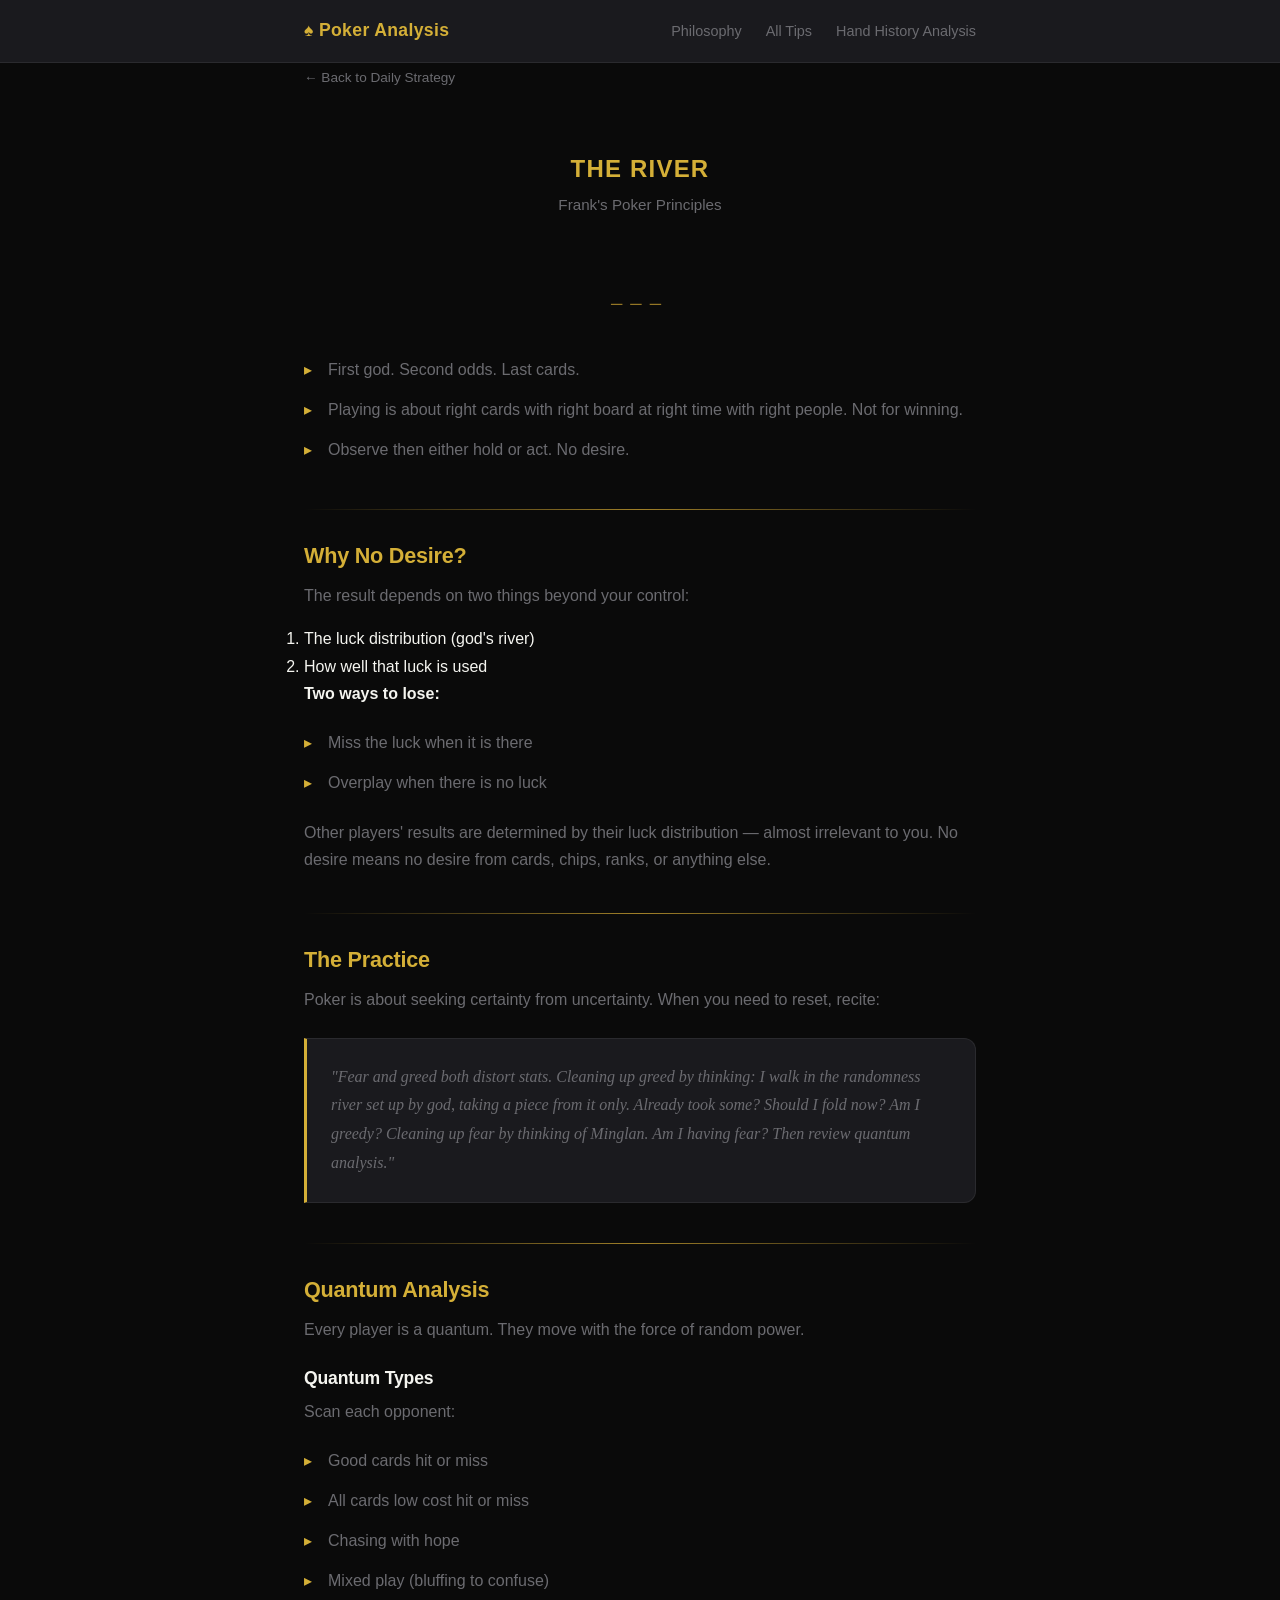
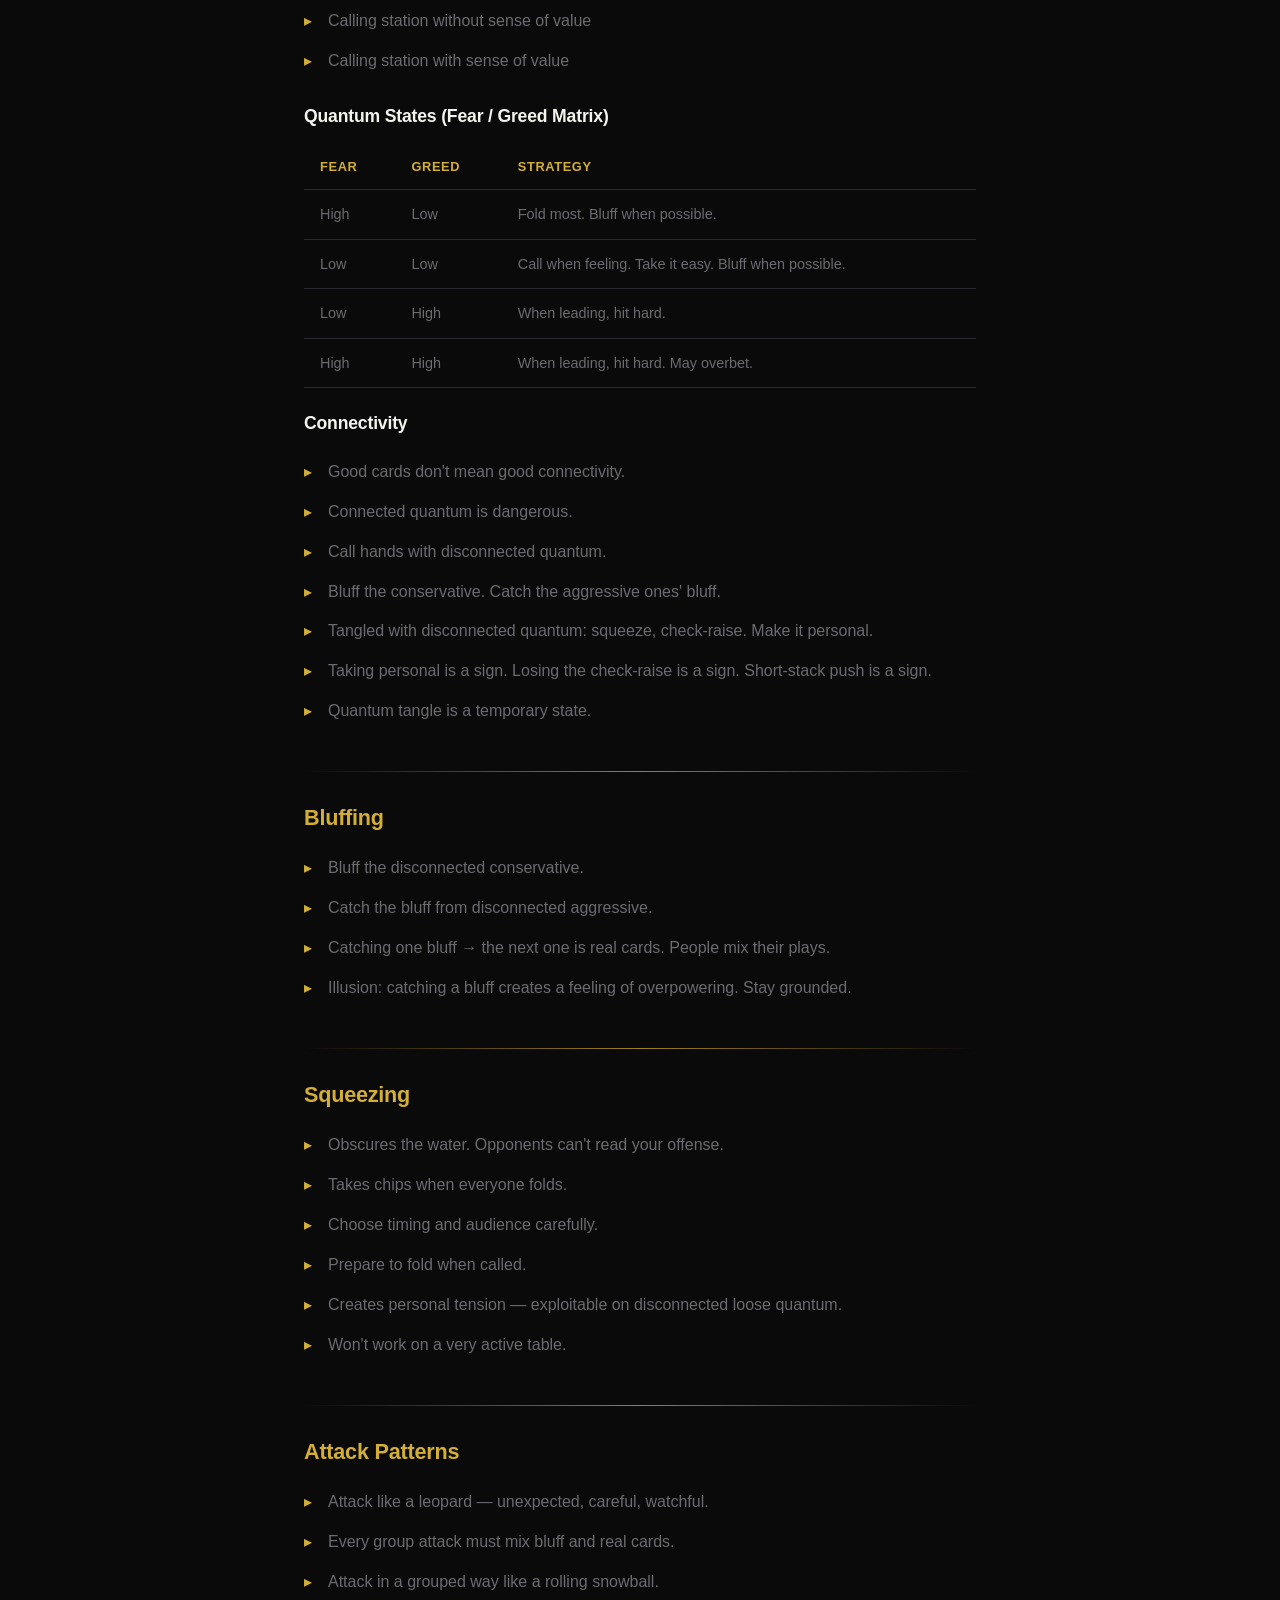
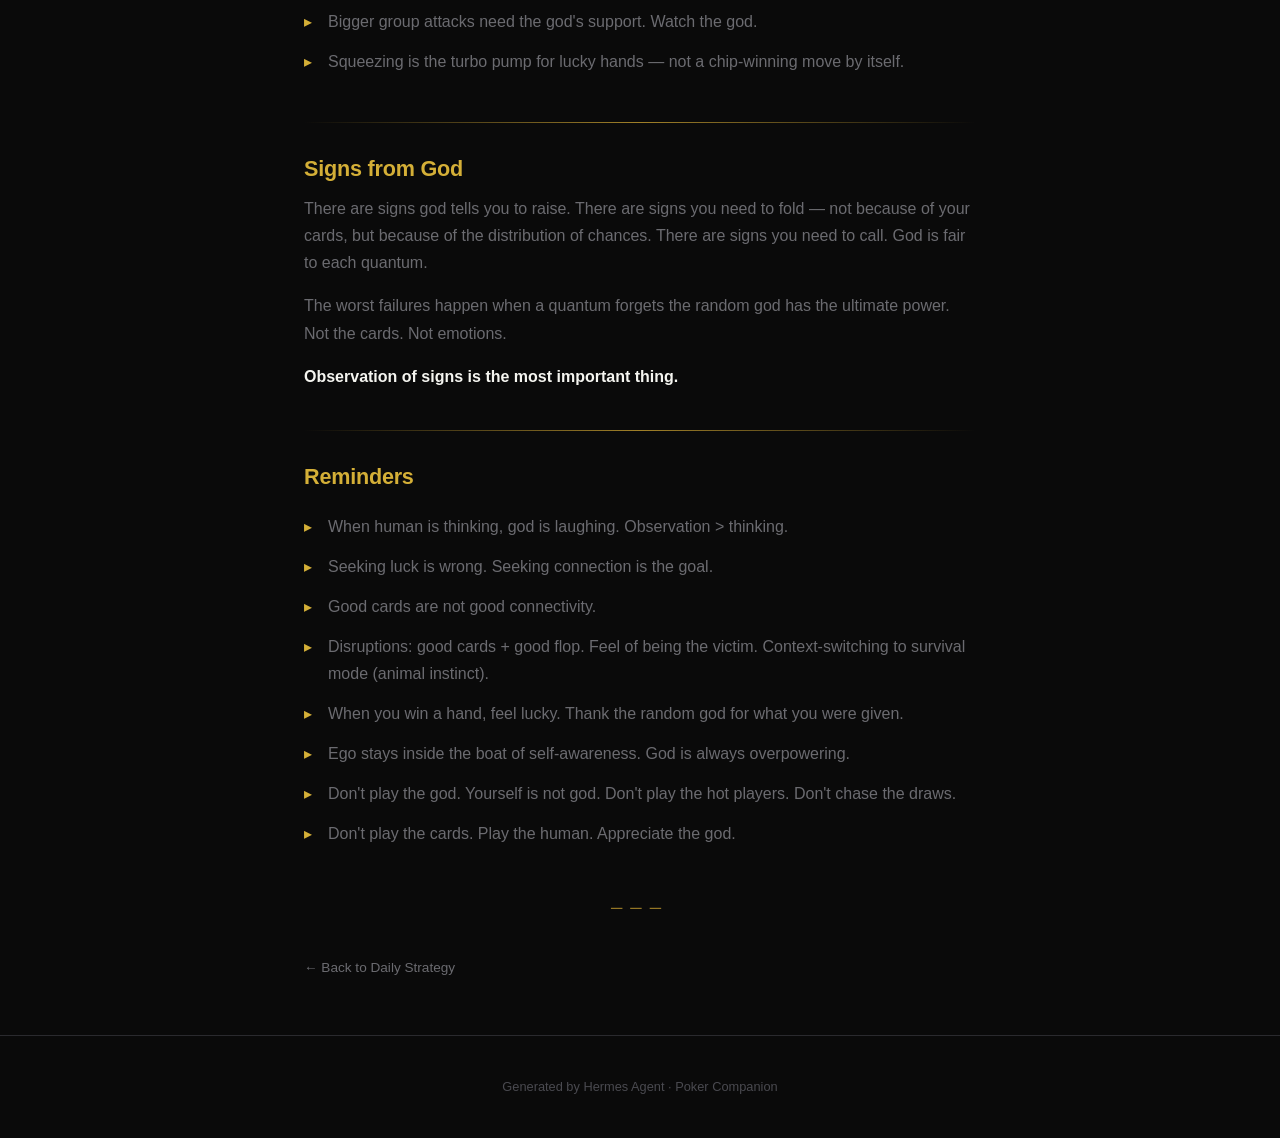
<file: philosophy.html>
<!DOCTYPE html>
<html lang="en">
<head>
  <meta charset="UTF-8">
  <meta name="viewport" content="width=device-width, initial-scale=1.0">
  <title>Poker Analysis — Philosophy</title>
  <link rel="stylesheet" href="style.css">
</head>
<body>

  <nav>
    <div class="container">
      <div class="nav-brand"><a href="index.html">♠ Poker Analysis</a></div>
      <ul class="nav-links">
        <li><a href="philosophy.html">Philosophy</a></li>
        <li><a href="archive.html">All Tips</a></li>
        <li><a href="analysis.html">Hand History Analysis</a></li>
      </ul>
    </div>
  </nav>

  <main class="container">

    <a href="index.html" class="back-link">← Back to Daily Strategy</a>

    <!-- The River Banner -->
    <div class="philosophy-banner">
      <h1>THE RIVER</h1>
      <p>Frank's Poker Principles</p>
    </div>

    <span class="gold-separator">───</span>

    <!-- Core Principles -->
    <section class="philosophy-section">
      <ul>
        <li>First god. Second odds. Last cards.</li>
        <li>Playing is about right cards with right board at right time with right people. Not for winning.</li>
        <li>Observe then either hold or act. No desire.</li>
      </ul>
    </section>

    <hr class="gold">

    <!-- Why No Desire? -->
    <section class="philosophy-section">
      <h2>Why No Desire?</h2>
      <p>The result depends on two things beyond your control:</p>
      <ol>
        <li>The luck distribution (god's river)</li>
        <li>How well that luck is used</li>
      </ol>
      <p><strong>Two ways to lose:</strong></p>
      <ul>
        <li>Miss the luck when it is there</li>
        <li>Overplay when there is no luck</li>
      </ul>
      <p>Other players' results are determined by their luck distribution — almost irrelevant to you. No desire means no desire from cards, chips, ranks, or anything else.</p>
    </section>

    <hr class="gold">

    <!-- The Practice -->
    <section class="philosophy-section">
      <h2>The Practice</h2>
      <p>Poker is about seeking certainty from uncertainty. When you need to reset, recite:</p>
      <div class="recite-box">
        "Fear and greed both distort stats. Cleaning up greed by thinking: I walk in the randomness river set up by god, taking a piece from it only. Already took some? Should I fold now? Am I greedy? Cleaning up fear by thinking of Minglan. Am I having fear? Then review quantum analysis."
      </div>
    </section>

    <hr class="gold">

    <!-- Quantum Analysis -->
    <section class="philosophy-section">
      <h2>Quantum Analysis</h2>
      <p>Every player is a quantum. They move with the force of random power.</p>

      <h3>Quantum Types</h3>
      <p>Scan each opponent:</p>
      <ul>
        <li>Good cards hit or miss</li>
        <li>All cards low cost hit or miss</li>
        <li>Chasing with hope</li>
        <li>Mixed play (bluffing to confuse)</li>
        <li>Calling station without sense of value</li>
        <li>Calling station with sense of value</li>
      </ul>

      <h3>Quantum States (Fear / Greed Matrix)</h3>
      <table class="matrix-table">
        <thead>
          <tr>
            <th>Fear</th>
            <th>Greed</th>
            <th>Strategy</th>
          </tr>
        </thead>
        <tbody>
          <tr>
            <td>High</td>
            <td>Low</td>
            <td>Fold most. Bluff when possible.</td>
          </tr>
          <tr>
            <td>Low</td>
            <td>Low</td>
            <td>Call when feeling. Take it easy. Bluff when possible.</td>
          </tr>
          <tr>
            <td>Low</td>
            <td>High</td>
            <td>When leading, hit hard.</td>
          </tr>
          <tr>
            <td>High</td>
            <td>High</td>
            <td>When leading, hit hard. May overbet.</td>
          </tr>
        </tbody>
      </table>

      <h3>Connectivity</h3>
      <ul>
        <li>Good cards don't mean good connectivity.</li>
        <li>Connected quantum is dangerous.</li>
        <li>Call hands with disconnected quantum.</li>
        <li>Bluff the conservative. Catch the aggressive ones' bluff.</li>
        <li>Tangled with disconnected quantum: squeeze, check-raise. Make it personal.</li>
        <li>Taking personal is a sign. Losing the check-raise is a sign. Short-stack push is a sign.</li>
        <li>Quantum tangle is a temporary state.</li>
      </ul>
    </section>

    <hr class="gold">

    <!-- Bluffing -->
    <section class="philosophy-section">
      <h2>Bluffing</h2>
      <ul>
        <li>Bluff the disconnected conservative.</li>
        <li>Catch the bluff from disconnected aggressive.</li>
        <li>Catching one bluff → the next one is real cards. People mix their plays.</li>
        <li>Illusion: catching a bluff creates a feeling of overpowering. Stay grounded.</li>
      </ul>
    </section>

    <hr class="gold">

    <!-- Squeezing -->
    <section class="philosophy-section">
      <h2>Squeezing</h2>
      <ul>
        <li>Obscures the water. Opponents can't read your offense.</li>
        <li>Takes chips when everyone folds.</li>
        <li>Choose timing and audience carefully.</li>
        <li>Prepare to fold when called.</li>
        <li>Creates personal tension — exploitable on disconnected loose quantum.</li>
        <li>Won't work on a very active table.</li>
      </ul>
    </section>

    <hr class="gold">

    <!-- Attack Patterns -->
    <section class="philosophy-section">
      <h2>Attack Patterns</h2>
      <ul>
        <li>Attack like a leopard — unexpected, careful, watchful.</li>
        <li>Every group attack must mix bluff and real cards.</li>
        <li>Attack in a grouped way like a rolling snowball.</li>
        <li>Bigger group attacks need the god's support. Watch the god.</li>
        <li>Squeezing is the turbo pump for lucky hands — not a chip-winning move by itself.</li>
      </ul>
    </section>

    <hr class="gold">

    <!-- Signs from God -->
    <section class="philosophy-section">
      <h2>Signs from God</h2>
      <p>There are signs god tells you to raise. There are signs you need to fold — not because of your cards, but because of the distribution of chances. There are signs you need to call. God is fair to each quantum.</p>
      <p>The worst failures happen when a quantum forgets the random god has the ultimate power. Not the cards. Not emotions.</p>
      <p><strong>Observation of signs is the most important thing.</strong></p>
    </section>

    <hr class="gold">

    <!-- Reminders -->
    <section class="philosophy-section">
      <h2>Reminders</h2>
      <ul>
        <li>When human is thinking, god is laughing. Observation &gt; thinking.</li>
        <li>Seeking luck is wrong. Seeking connection is the goal.</li>
        <li>Good cards are not good connectivity.</li>
        <li>Disruptions: good cards + good flop. Feel of being the victim. Context-switching to survival mode (animal instinct).</li>
        <li>When you win a hand, feel lucky. Thank the random god for what you were given.</li>
        <li>Ego stays inside the boat of self-awareness. God is always overpowering.</li>
        <li>Don't play the god. Yourself is not god. Don't play the hot players. Don't chase the draws.</li>
        <li>Don't play the cards. Play the human. Appreciate the god.</li>
      </ul>
    </section>

    <span class="gold-separator">───</span>

    <a href="index.html" class="back-link">← Back to Daily Strategy</a>

  </main>

  <footer>
    <div class="container">
      <p>Generated by Hermes Agent · Poker Companion</p>
    </div>
  </footer>

</body>
</html>
</file>
<file: style.css>
/* ============================================
   Poker Analysis — Dark Theme Design System
   ============================================ */

:root {
  --bg: #0A0A0A;
  --surface: #1A1A1E;
  --surface-hover: #222228;
  --gold: #D4AF37;
  --gold-dim: #A08028;
  --blue: #4A90D9;
  --red: #E74C3C;
  --green: #27AE60;
  --text-primary: #F5F5F0;
  --text-dim: #6B6B70;
  --text-muted: #4A4A50;
  --border: #2A2A2E;
}

* {
  box-sizing: border-box;
  margin: 0;
  padding: 0;
}

html {
  font-size: 16px;
  scroll-behavior: smooth;
}

body {
  background-color: var(--bg);
  color: var(--text-primary);
  font-family: Inter, -apple-system, BlinkMacSystemFont, "Segoe UI", Roboto, sans-serif;
  line-height: 1.7;
  min-height: 100vh;
  -webkit-font-smoothing: antialiased;
  -moz-osx-font-smoothing: grayscale;
}

/* Links */
a {
  color: var(--gold);
  text-decoration: none;
  transition: color 0.2s ease;
}

a:hover {
  color: var(--text-primary);
  text-decoration: underline;
}

/* Container */
.container {
  max-width: 720px;
  margin: 0 auto;
  padding: 0 1.5rem;
}

/* ============================================
   Navigation
   ============================================ */

nav {
  background-color: var(--surface);
  border-bottom: 1px solid var(--border);
  padding: 1rem 0;
  position: sticky;
  top: 0;
  z-index: 100;
}

nav .container {
  display: flex;
  justify-content: space-between;
  align-items: center;
}

.nav-brand {
  font-weight: 700;
  font-size: 1.1rem;
  color: var(--gold);
  letter-spacing: 0.02em;
}

.nav-brand a {
  color: var(--gold);
}

.nav-brand a:hover {
  text-decoration: none;
  color: var(--text-primary);
}

.nav-links {
  display: flex;
  gap: 1.5rem;
  list-style: none;
  font-size: 0.9rem;
}

.nav-links a {
  color: var(--text-dim);
  font-weight: 500;
}

.nav-links a:hover {
  color: var(--gold);
}

/* ============================================
   Typography
   ============================================ */

h1, h2, h3 {
  font-weight: 700;
  line-height: 1.3;
  letter-spacing: -0.01em;
}

h1 {
  font-size: 1.75rem;
  margin-bottom: 0.75rem;
}

h2 {
  font-size: 1.35rem;
  margin: 2rem 0 0.75rem;
  color: var(--gold);
}

h3 {
  font-size: 1.1rem;
  margin: 1.5rem 0 0.5rem;
  color: var(--text-primary);
}

p {
  margin-bottom: 1rem;
  color: var(--text-dim);
}

p strong {
  color: var(--text-primary);
}

/* ============================================
   Gold Separator
   ============================================ */

.gold-separator {
  display: block;
  text-align: center;
  color: var(--gold-dim);
  font-size: 1rem;
  letter-spacing: 0.5em;
  margin: 2rem 0;
  user-select: none;
}

hr.gold {
  border: none;
  height: 1px;
  background: linear-gradient(90deg, transparent, var(--gold-dim), transparent);
  margin: 2rem 0;
}

/* ============================================
   Cards / Sections
   ============================================ */

.card {
  background-color: var(--surface);
  border: 1px solid var(--border);
  border-radius: 12px;
  padding: 1.5rem;
  margin-bottom: 1.5rem;
}

.section {
  padding: 2.5rem 0;
}

.section-title {
  font-size: 0.75rem;
  font-weight: 600;
  text-transform: uppercase;
  letter-spacing: 0.15em;
  color: var(--text-muted);
  margin-bottom: 1rem;
}

/* ============================================
   Tip Styling
   ============================================ */

.tip-date {
  font-size: 0.8rem;
  font-weight: 600;
  color: var(--gold);
  text-transform: uppercase;
  letter-spacing: 0.08em;
  margin-bottom: 0.5rem;
}

.tip-title {
  font-size: 1.35rem;
  font-weight: 700;
  color: var(--text-primary);
  margin-bottom: 1rem;
  line-height: 1.3;
}

.tip-category {
  display: inline-block;
  font-size: 0.7rem;
  font-weight: 600;
  text-transform: uppercase;
  letter-spacing: 0.1em;
  color: var(--blue);
  background-color: rgba(74, 144, 217, 0.1);
  padding: 0.25rem 0.6rem;
  border-radius: 4px;
  margin-bottom: 1rem;
}

.tip-content {
  color: var(--text-dim);
  line-height: 1.8;
}

.tip-content p {
  margin-bottom: 1rem;
}

.tip-content p:last-child {
  margin-bottom: 0;
}

/* Expandable past tips */
.tip-list-item {
  cursor: pointer;
  transition: background-color 0.2s ease;
  border-radius: 8px;
  padding: 1rem;
  margin: 0 -1rem;
}

.tip-list-item:hover {
  background-color: var(--surface-hover);
}

.tip-list-header {
  display: flex;
  justify-content: space-between;
  align-items: flex-start;
  gap: 0.5rem;
}

.tip-expand-toggle {
  flex-shrink: 0;
  font-size: 0.75rem;
  color: var(--gold-dim);
  transition: transform 0.3s ease;
  margin-top: 0.25rem;
}

.tip-list-item.expanded .tip-expand-toggle {
  transform: rotate(180deg);
}

.tip-expanded-content {
  max-height: 0;
  overflow: hidden;
  transition: max-height 0.4s ease, opacity 0.3s ease, margin 0.3s ease;
  opacity: 0;
  margin-top: 0;
}

.tip-list-item.expanded .tip-expanded-content {
  max-height: 2000px;
  opacity: 1;
  margin-top: 1rem;
}

.tip-expanded-content .tip-content {
  border-top: 1px solid var(--border);
  padding-top: 1rem;
  font-size: 0.95rem;
}

/* Past tips list */
.tip-list-item {
  padding: 1rem 0;
  border-bottom: 1px solid var(--border);
}

.tip-list-item:last-child {
  border-bottom: none;
}

.tip-list-date {
  font-size: 0.75rem;
  color: var(--text-muted);
  text-transform: uppercase;
  letter-spacing: 0.05em;
}

.tip-list-title {
  font-size: 1rem;
  font-weight: 600;
  color: var(--text-primary);
  margin-top: 0.1rem;
}

.tip-list-title a {
  color: var(--text-primary);
}

.tip-list-title a:hover {
  color: var(--gold);
  text-decoration: none;
}

/* ============================================
   Philosophy Page — Blockquote / Recite
   ============================================ */

blockquote {
  font-family: Georgia, "Times New Roman", serif;
  font-style: italic;
  color: var(--text-dim);
  border-left: 3px solid var(--gold);
  padding-left: 1.25rem;
  margin: 1.5rem 0;
  line-height: 1.8;
}

blockquote p {
  color: var(--text-dim);
}

.recite-box {
  background-color: var(--surface);
  border: 1px solid var(--border);
  border-left: 3px solid var(--gold);
  border-radius: 0 12px 12px 0;
  padding: 1.5rem;
  margin: 1.5rem 0;
  font-family: Georgia, "Times New Roman", serif;
  font-style: italic;
  color: var(--text-dim);
  line-height: 1.8;
}

.philosophy-section {
  margin-bottom: 2.5rem;
}

.philosophy-section h2 {
  margin-top: 0;
}

.philosophy-section ul {
  list-style: none;
  padding-left: 0;
  margin: 1rem 0;
}

.philosophy-section ul li {
  padding: 0.4rem 0 0.4rem 1.5rem;
  position: relative;
  color: var(--text-dim);
}

.philosophy-section ul li::before {
  content: "▸";
  position: absolute;
  left: 0;
  color: var(--gold);
}

.philosophy-banner {
  text-align: center;
  padding: 2.5rem 0;
}

.philosophy-banner h1 {
  font-size: 1.5rem;
  color: var(--gold);
  letter-spacing: 0.05em;
  margin-bottom: 0.5rem;
}

.philosophy-banner p {
  color: var(--text-dim);
  font-size: 0.95rem;
  margin-bottom: 0;
}

/* Matrix table for Quantum Analysis */
.matrix-table {
  width: 100%;
  border-collapse: collapse;
  margin: 1rem 0;
  font-size: 0.9rem;
}

.matrix-table th,
.matrix-table td {
  padding: 0.75rem 1rem;
  text-align: left;
  border-bottom: 1px solid var(--border);
}

.matrix-table th {
  color: var(--gold);
  font-weight: 600;
  font-size: 0.8rem;
  text-transform: uppercase;
  letter-spacing: 0.05em;
}

.matrix-table td {
  color: var(--text-dim);
}

.matrix-table tr:hover td {
  background-color: var(--surface-hover);
}

/* ============================================
   Analysis Page — Metrics Grid
   ============================================ */

.metrics-grid {
  display: grid;
  grid-template-columns: repeat(auto-fit, minmax(160px, 1fr));
  gap: 1rem;
  margin: 1.5rem 0;
}

.metric-card {
  background-color: var(--surface);
  border: 1px solid var(--border);
  border-radius: 12px;
  padding: 1.25rem;
  text-align: center;
  transition: border-color 0.2s ease;
}

.metric-card:hover {
  border-color: var(--gold-dim);
}

.metric-value {
  font-size: 2rem;
  font-weight: 700;
  color: var(--text-primary);
  line-height: 1.2;
  margin-bottom: 0.25rem;
}

.metric-value.red {
  color: var(--red);
}

.metric-value.green {
  color: var(--green);
}

.metric-value.blue {
  color: var(--blue);
}

.metric-value.gold {
  color: var(--gold);
}

.metric-label {
  font-size: 0.75rem;
  font-weight: 600;
  text-transform: uppercase;
  letter-spacing: 0.08em;
  color: var(--text-muted);
}

/* Analysis Table */
.analysis-table {
  width: 100%;
  border-collapse: collapse;
  margin: 1rem 0;
  font-size: 0.85rem;
}

.analysis-table th,
.analysis-table td {
  padding: 0.75rem 0.75rem;
  text-align: center;
  border-bottom: 1px solid var(--border);
}

.analysis-table th {
  color: var(--gold);
  font-weight: 600;
  font-size: 0.7rem;
  text-transform: uppercase;
  letter-spacing: 0.05em;
  background-color: var(--surface);
}

.analysis-table td {
  color: var(--text-dim);
}

.analysis-table tr:hover td {
  background-color: var(--surface-hover);
}

.analysis-table td:first-child {
  text-align: left;
  font-weight: 600;
  color: var(--text-primary);
}

/* ============================================
   Footer
   ============================================ */

footer {
  text-align: center;
  padding: 2.5rem 0;
  border-top: 1px solid var(--border);
  margin-top: 2rem;
}

footer p {
  font-size: 0.8rem;
  color: var(--text-muted);
  margin-bottom: 0;
}

/* ============================================
   Back Link
   ============================================ */

.back-link {
  display: inline-flex;
  align-items: center;
  gap: 0.4rem;
  font-size: 0.85rem;
  color: var(--text-dim);
  margin-bottom: 1.5rem;
}

.back-link:hover {
  color: var(--gold);
}

/* ============================================
   Mobile Responsive
   ============================================ */

@media (max-width: 600px) {
  html {
    font-size: 15px;
  }

  .container {
    padding: 0 1rem;
  }

  nav .container {
    flex-direction: column;
    gap: 0.5rem;
    align-items: flex-start;
  }

  .nav-links {
    gap: 1rem;
  }

  h1 {
    font-size: 1.5rem;
  }

  h2 {
    font-size: 1.2rem;
  }

  .metrics-grid {
    grid-template-columns: repeat(2, 1fr);
    gap: 0.75rem;
  }

  .metric-value {
    font-size: 1.6rem;
  }

  .card {
    padding: 1.25rem;
  }

  .analysis-table {
    font-size: 0.75rem;
  }

  .analysis-table th,
  .analysis-table td {
    padding: 0.5rem 0.4rem;
  }

  blockquote,
  .recite-box {
    padding-left: 1rem;
  }
}

@media (max-width: 400px) {
  .metrics-grid {
    grid-template-columns: 1fr;
  }
}

/* ============================================
   Loading State
   ============================================ */

.loading {
  text-align: center;
  color: var(--text-muted);
  padding: 2rem 0;
  font-size: 0.9rem;
}

/* ============================================
   Utilities
   ============================================ */

.text-center {
  text-align: center;
}

.mt-1 { margin-top: 0.5rem; }
.mt-2 { margin-top: 1rem; }
.mt-3 { margin-top: 1.5rem; }
.mt-4 { margin-top: 2rem; }

.mb-1 { margin-bottom: 0.5rem; }
.mb-2 { margin-bottom: 1rem; }
.mb-3 { margin-bottom: 1.5rem; }
.mb-4 { margin-bottom: 2rem; }
</file>
